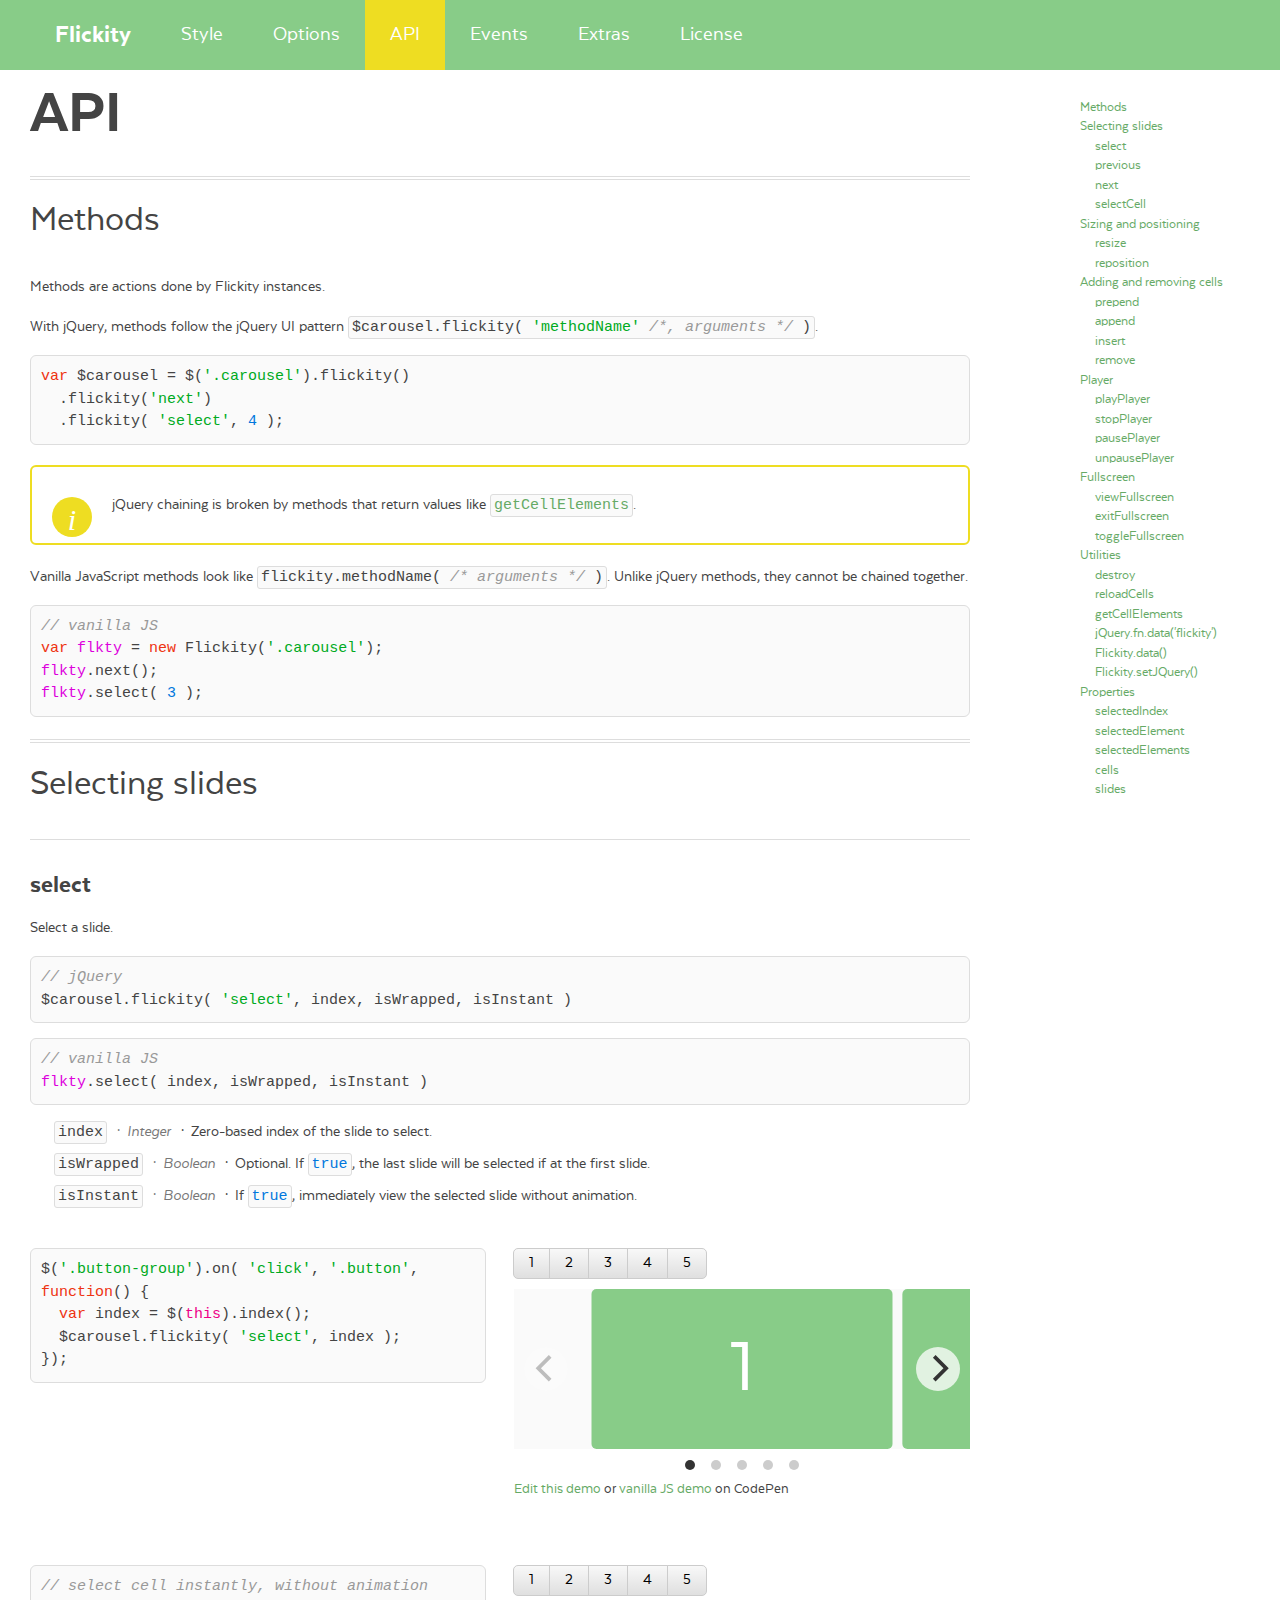
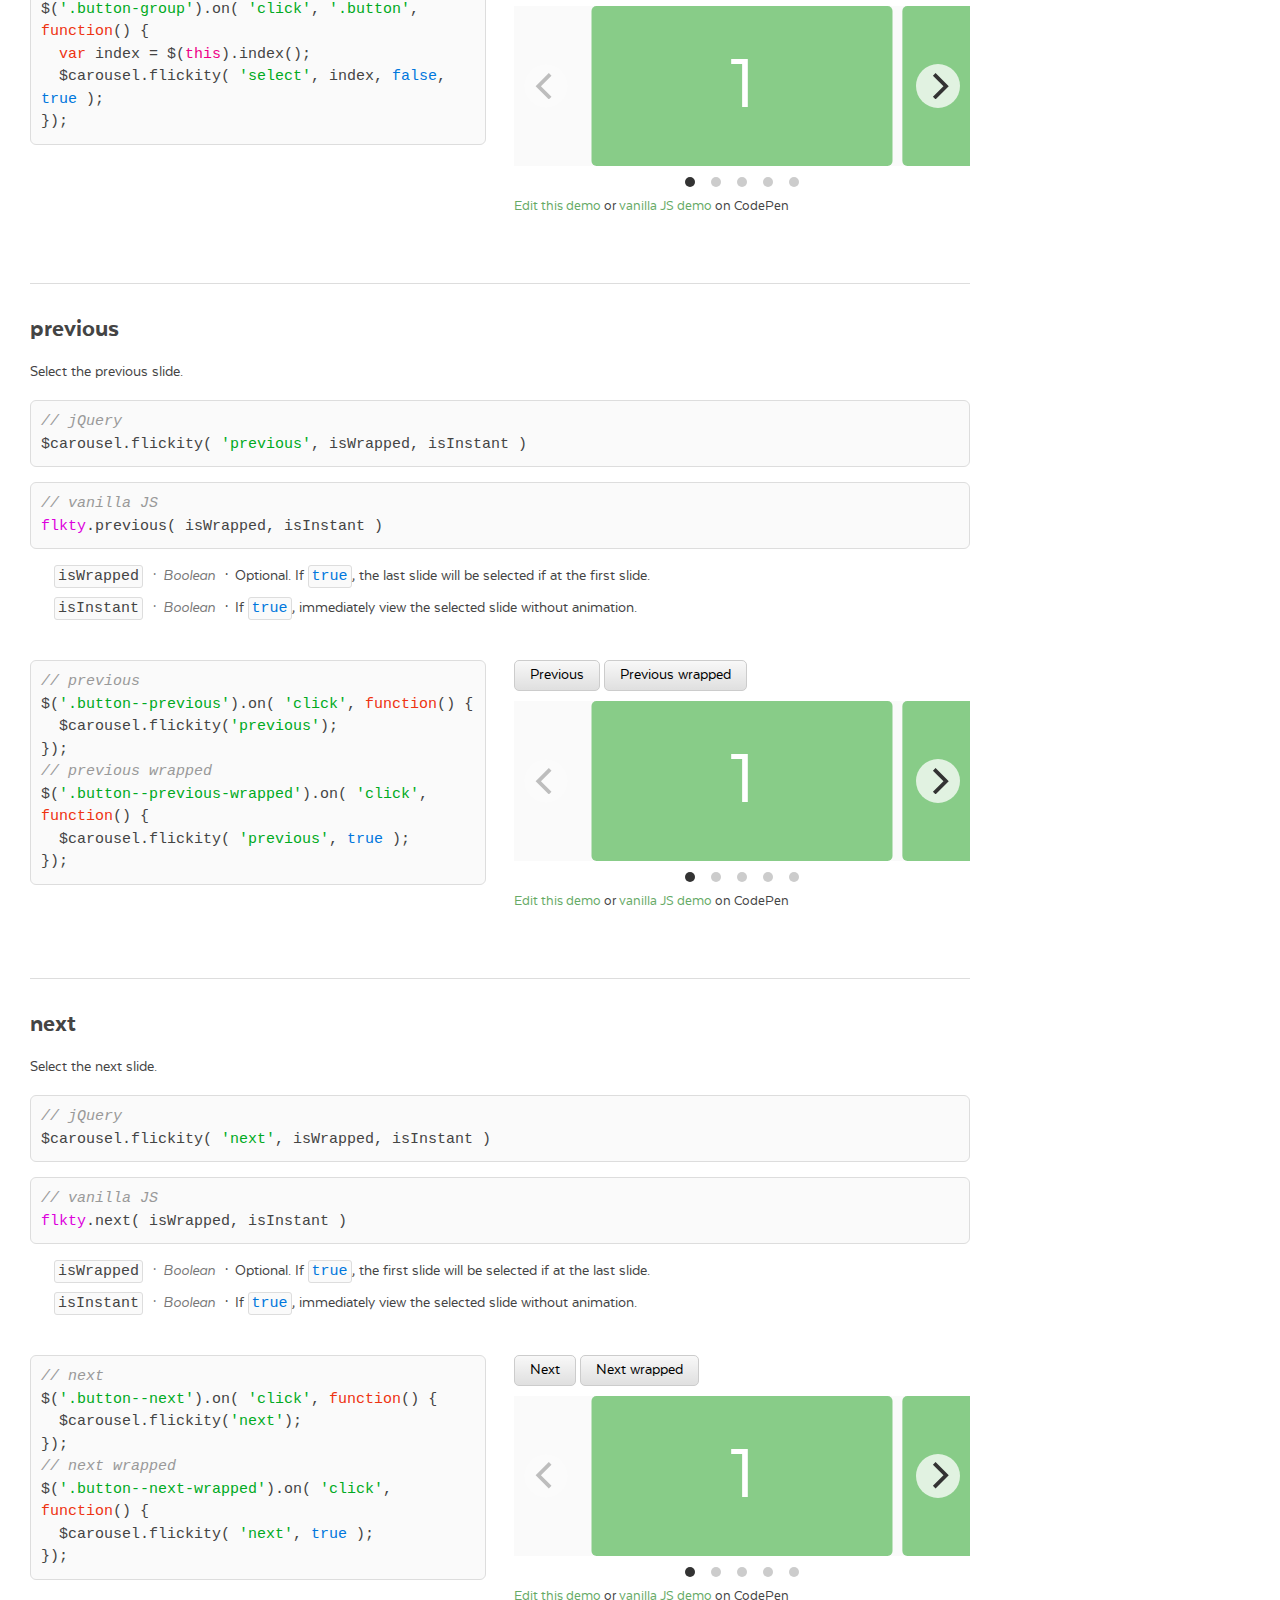
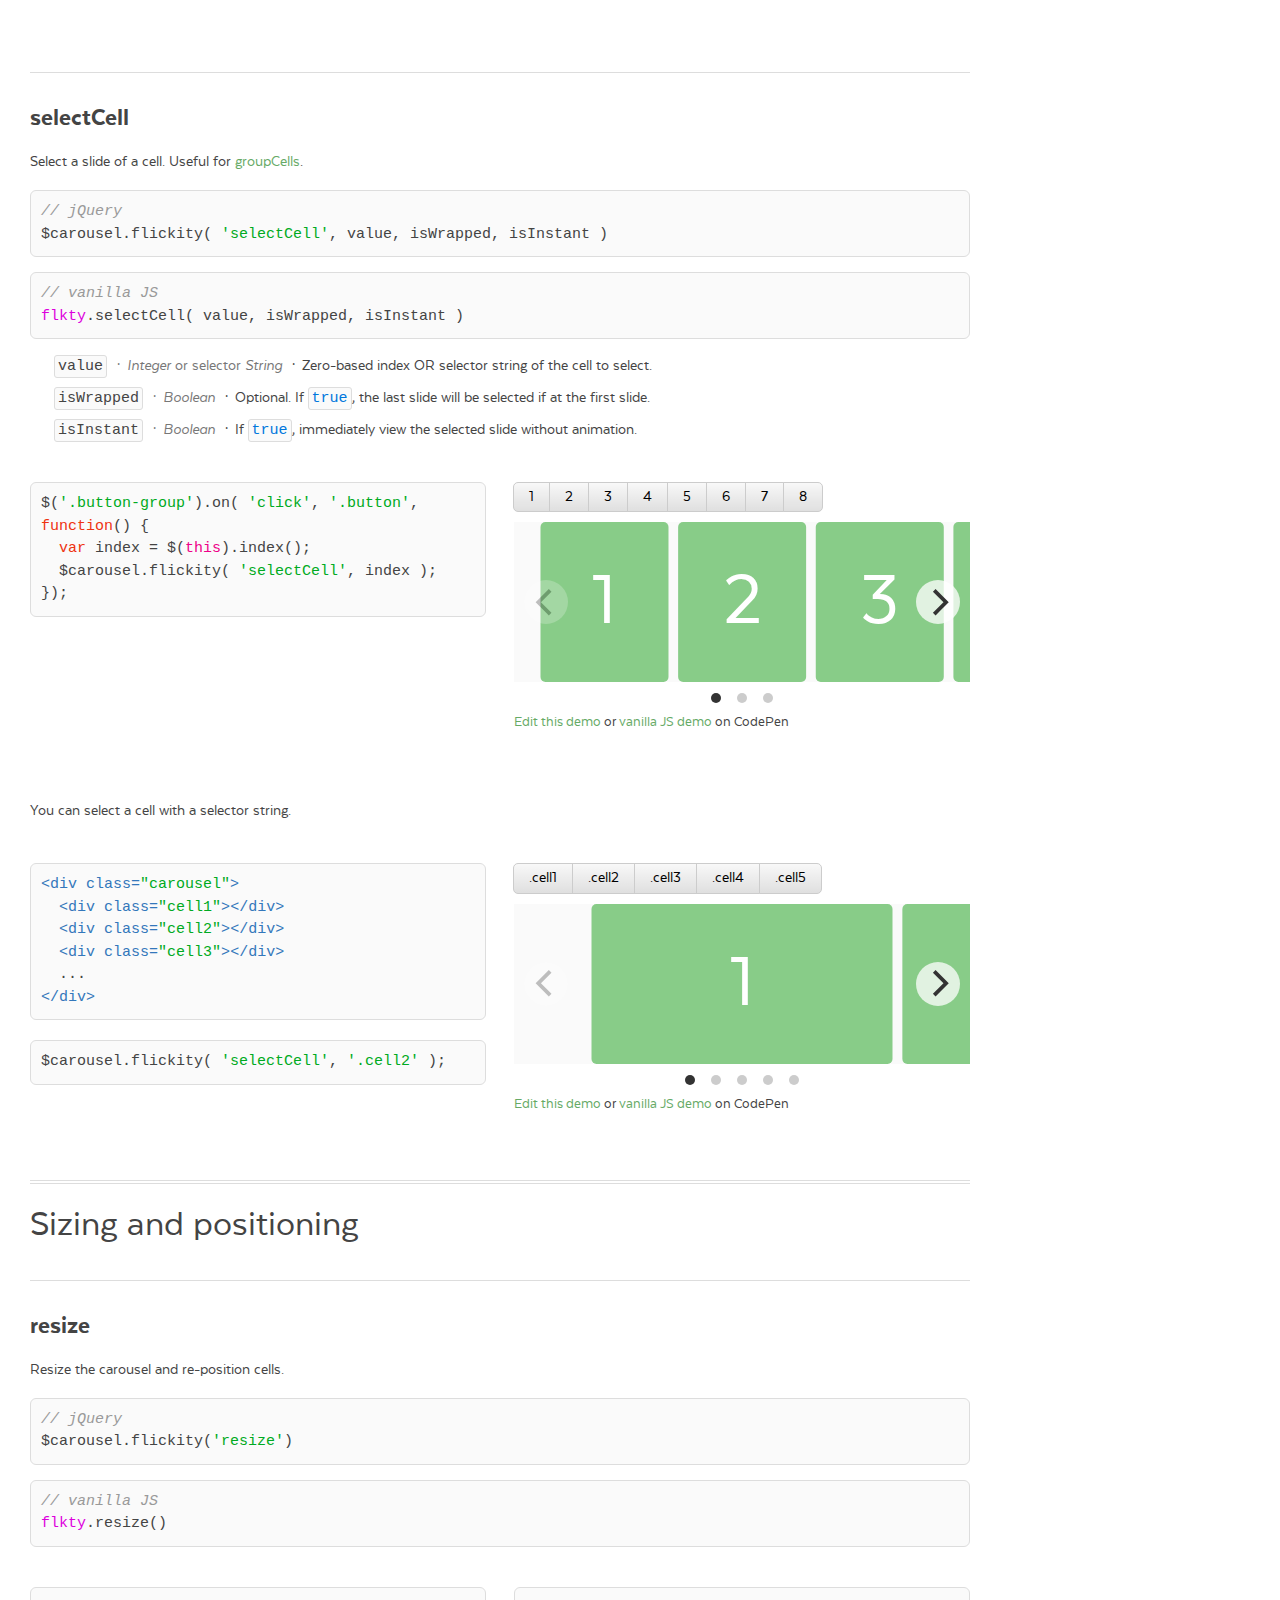
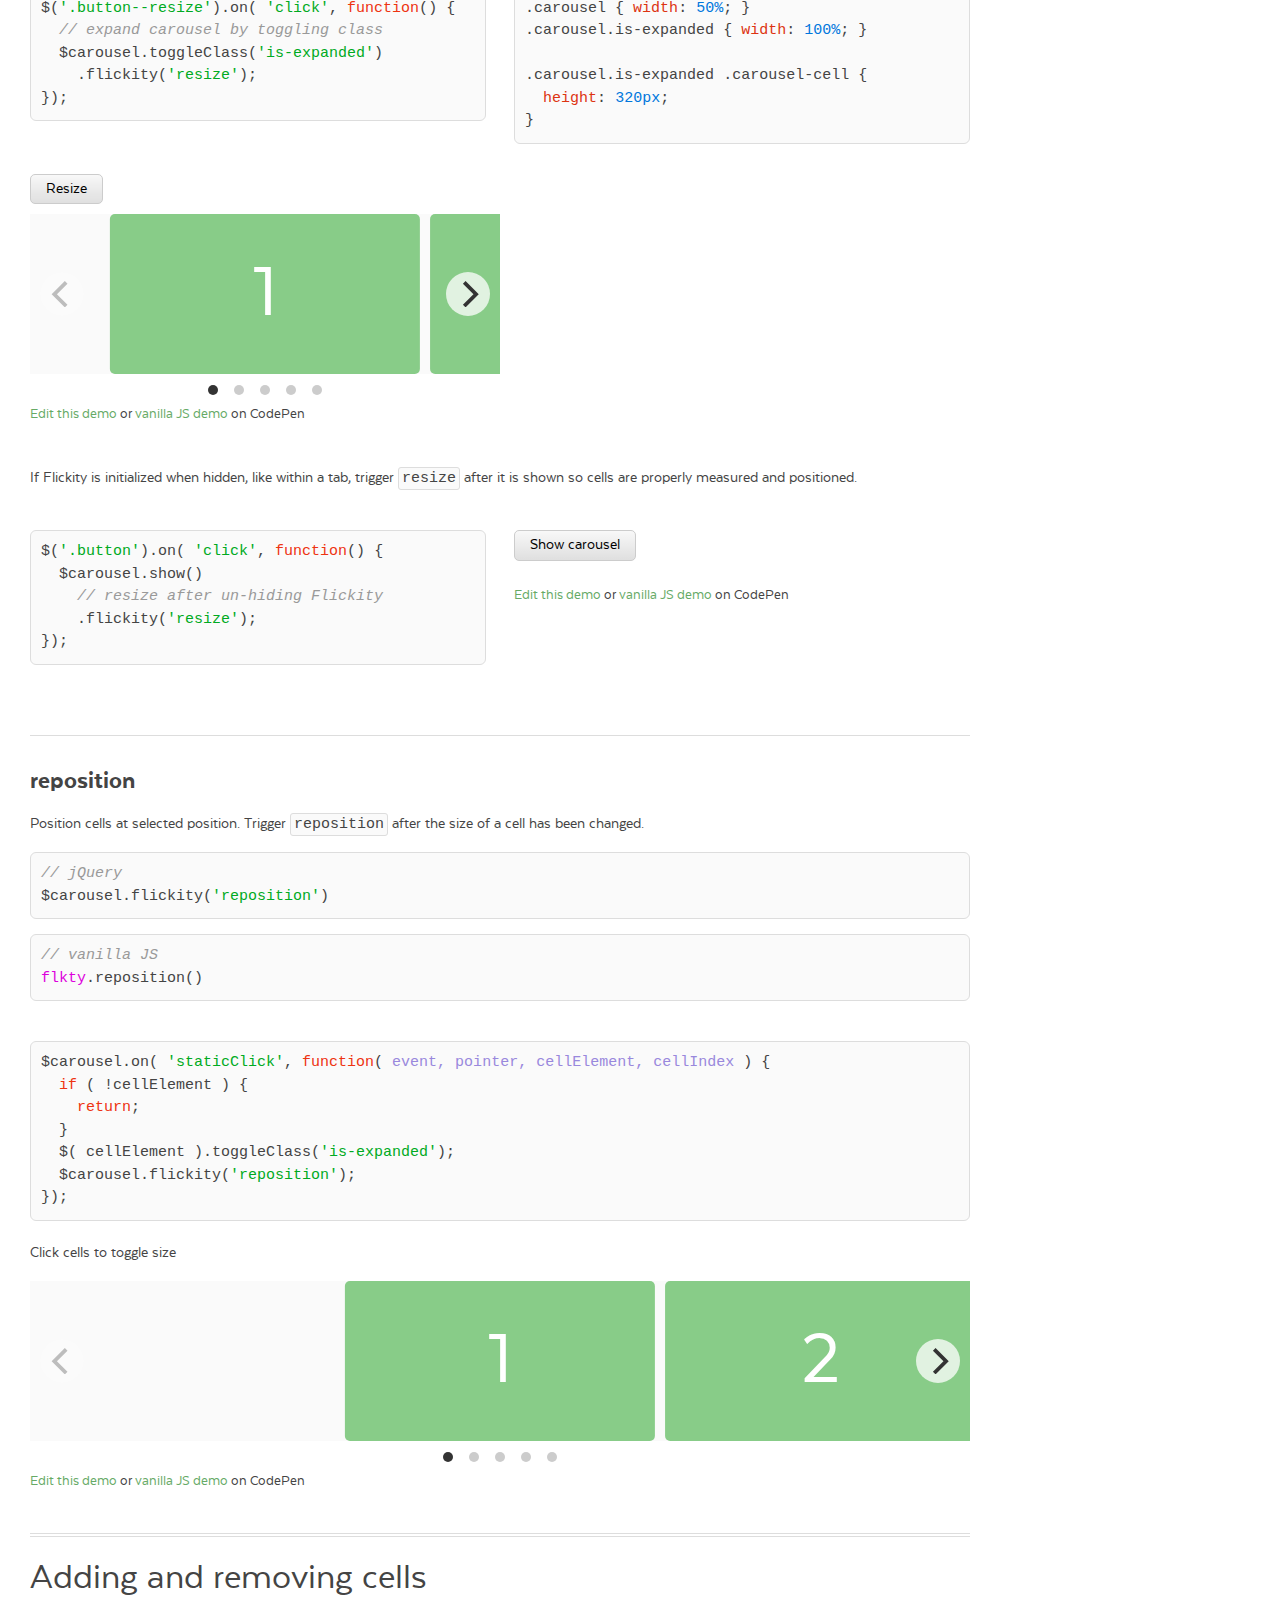
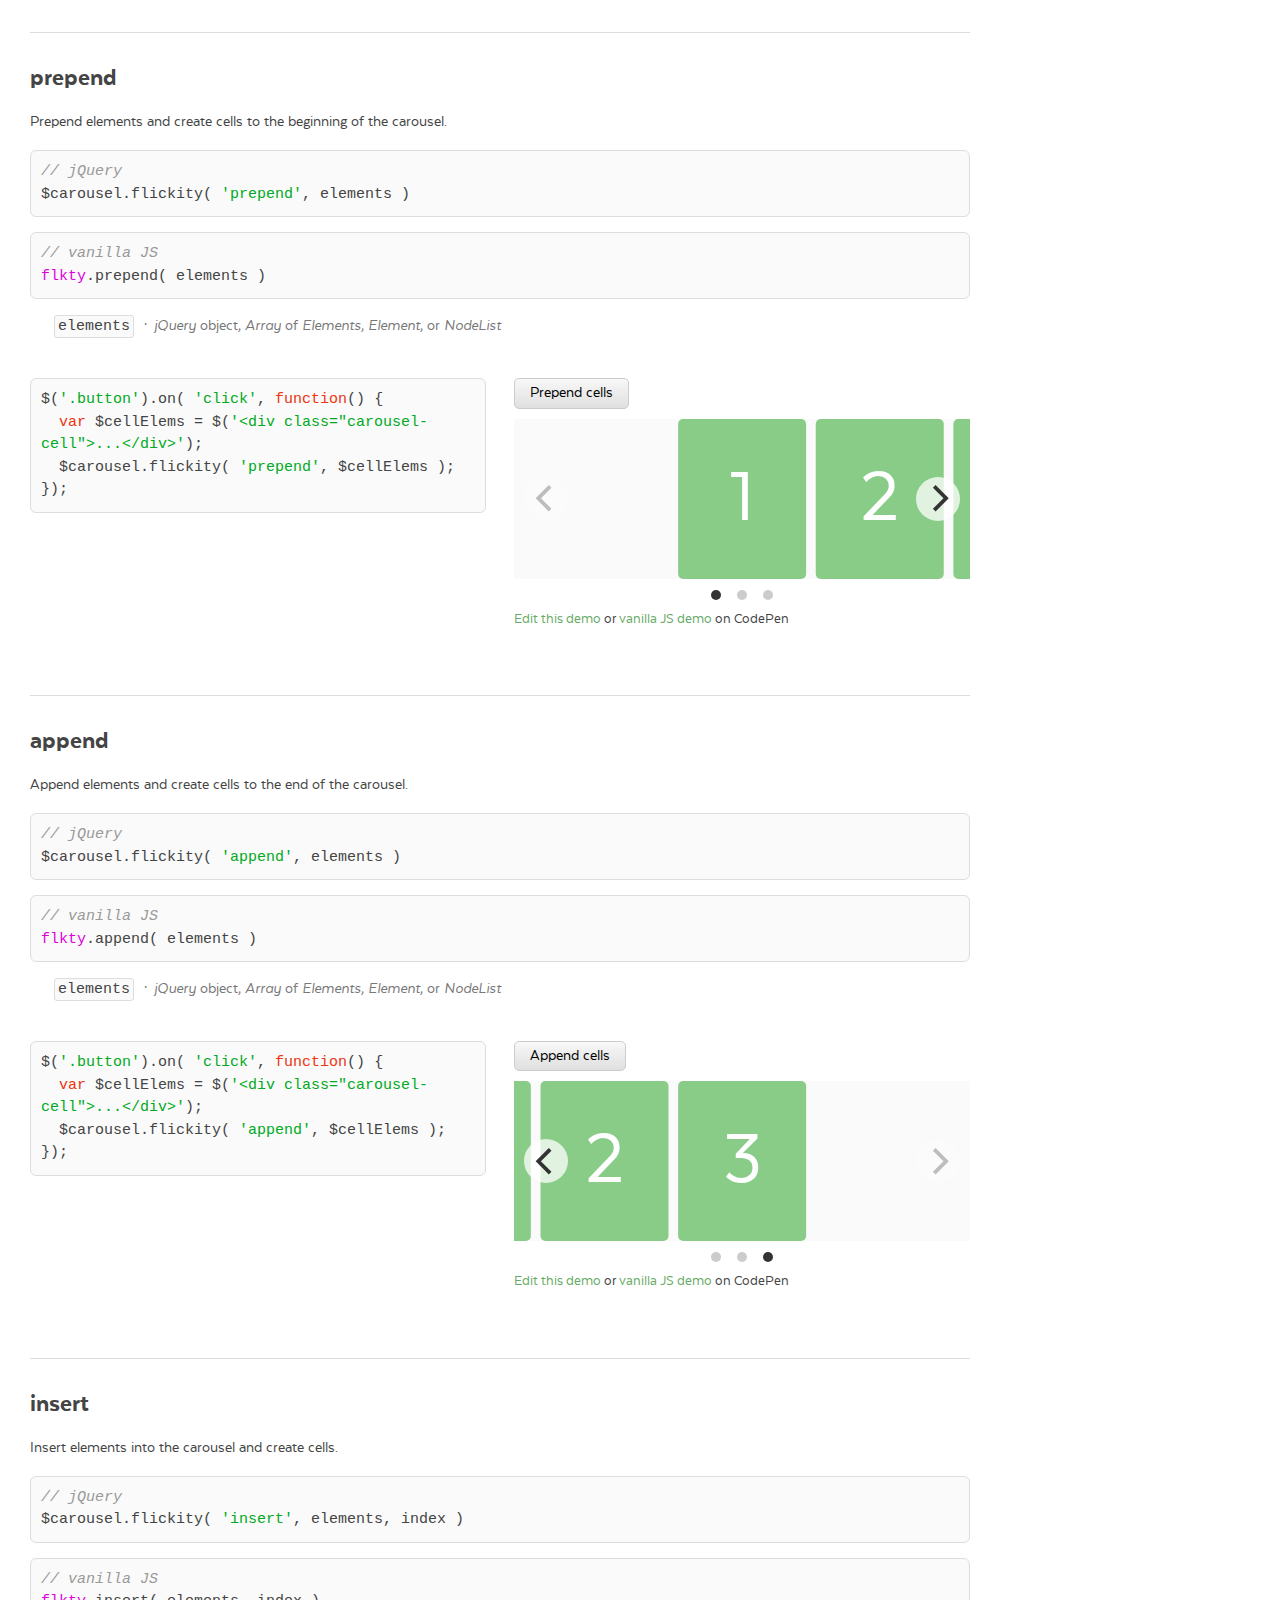
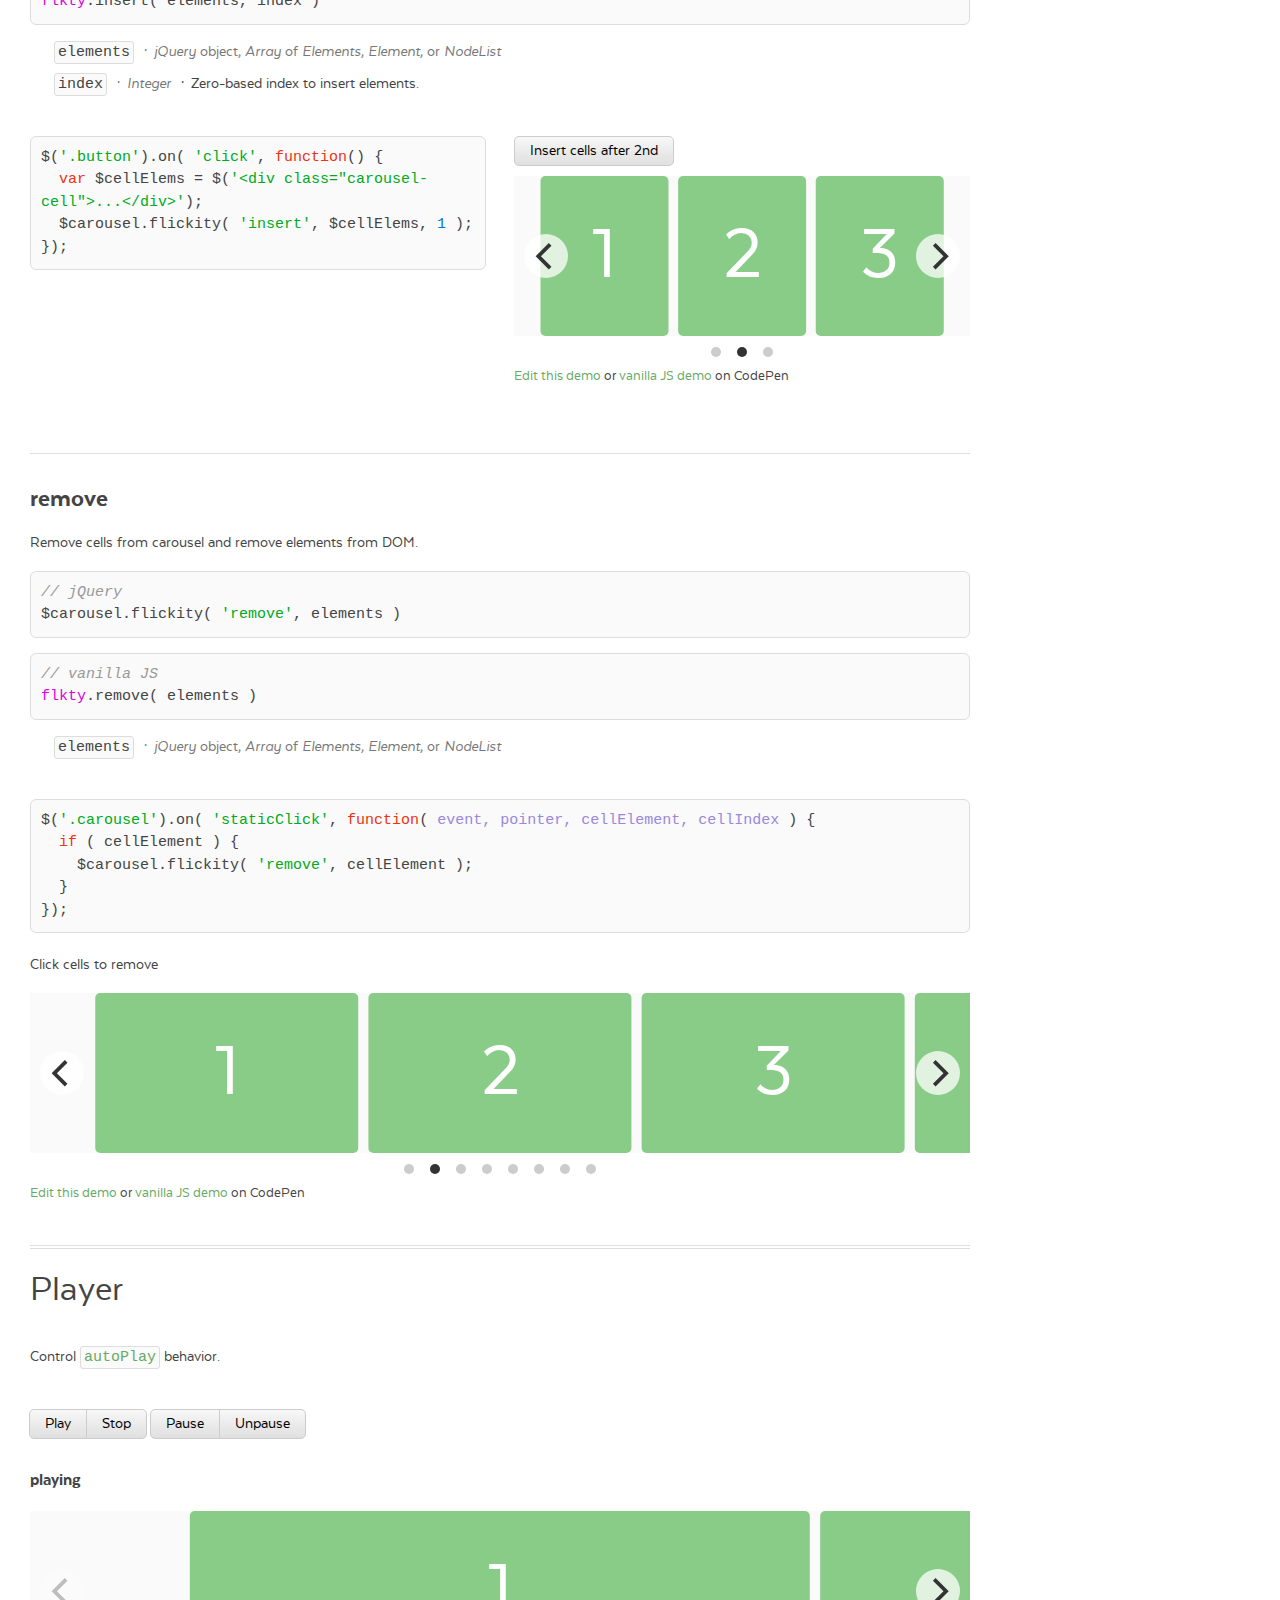
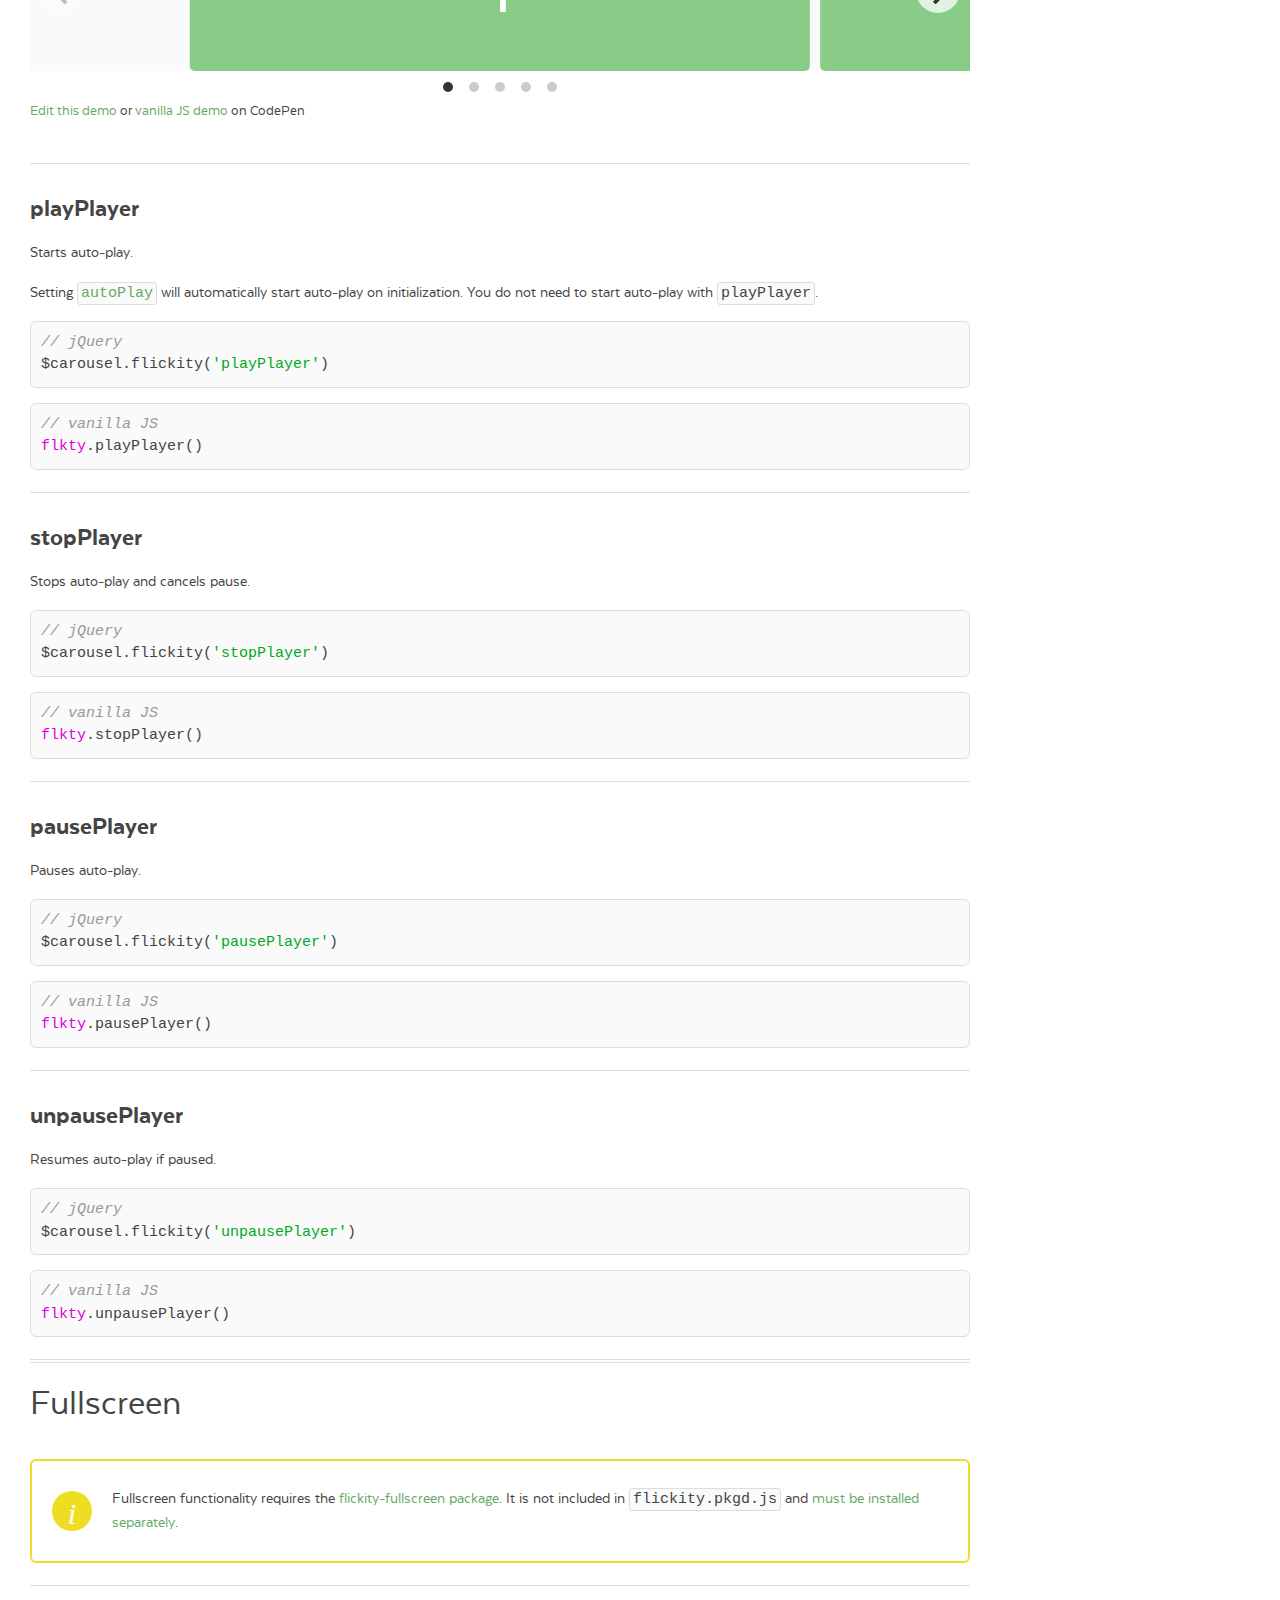
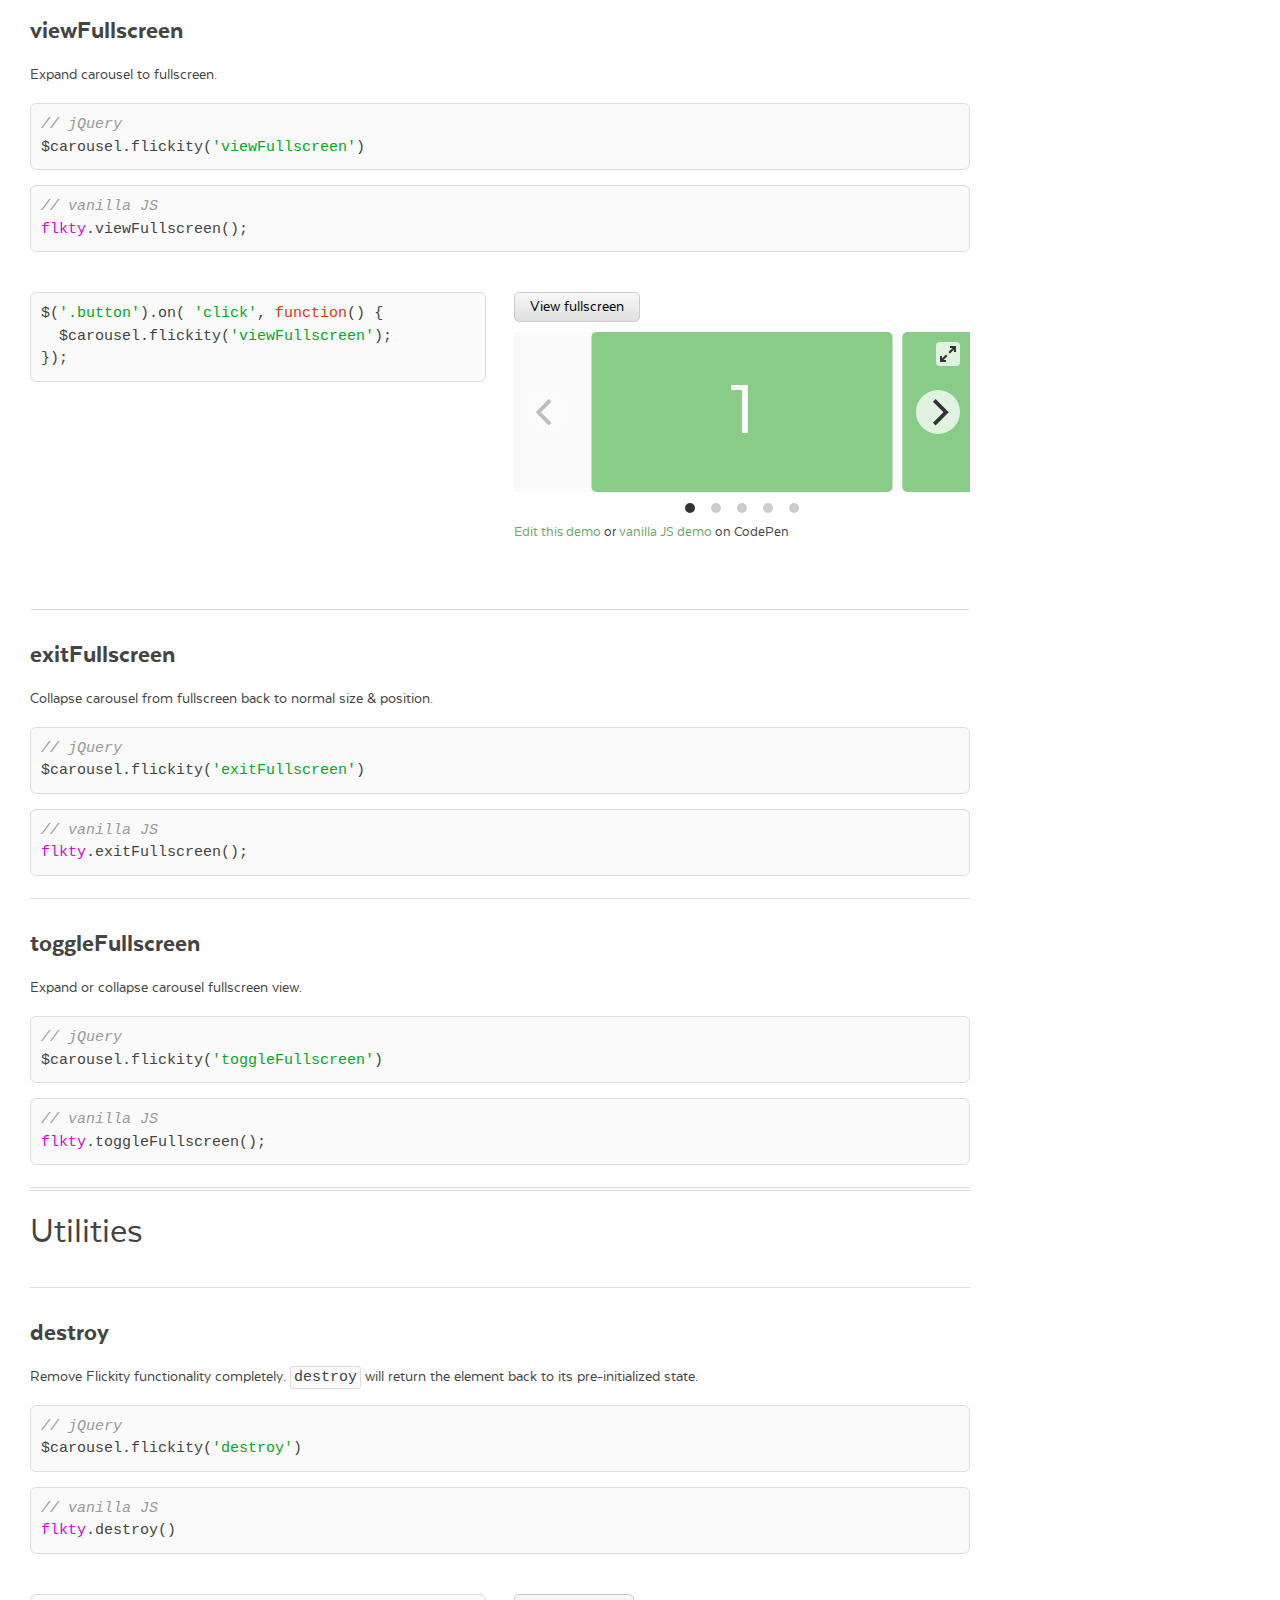
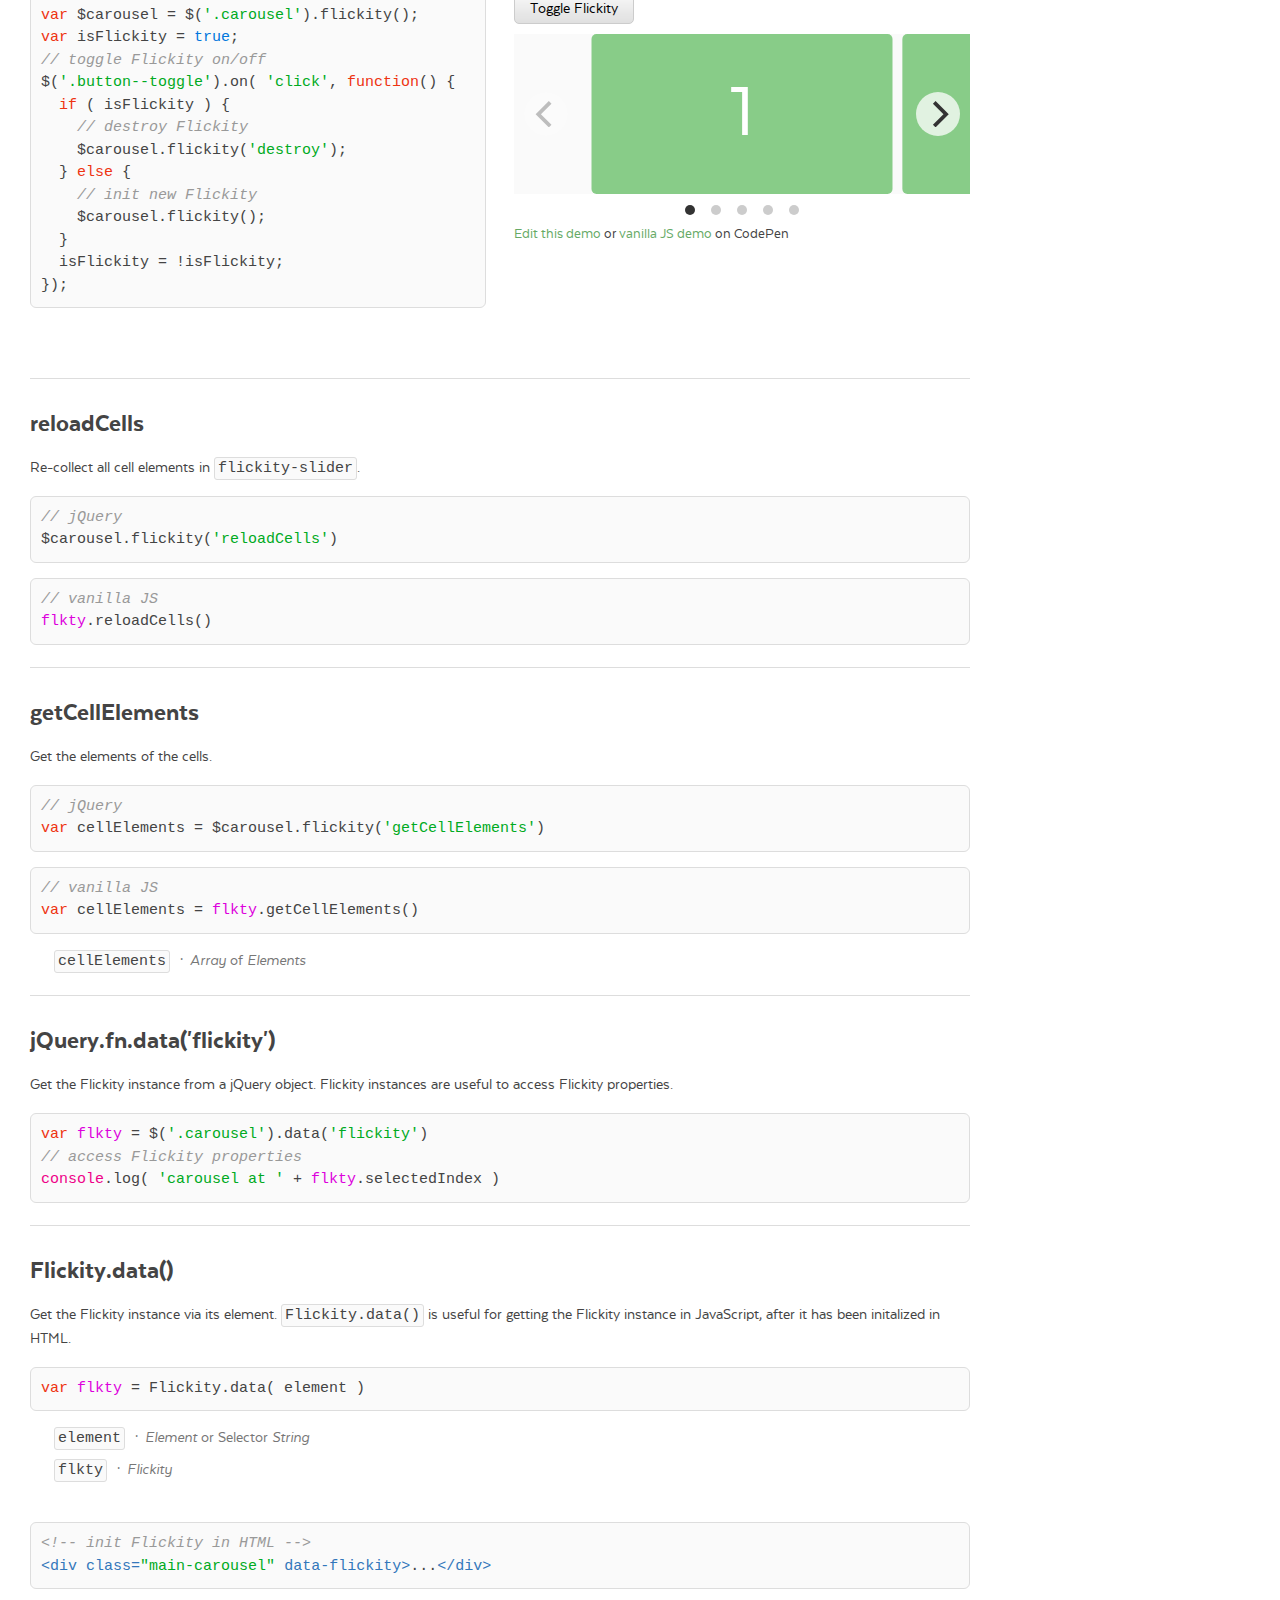
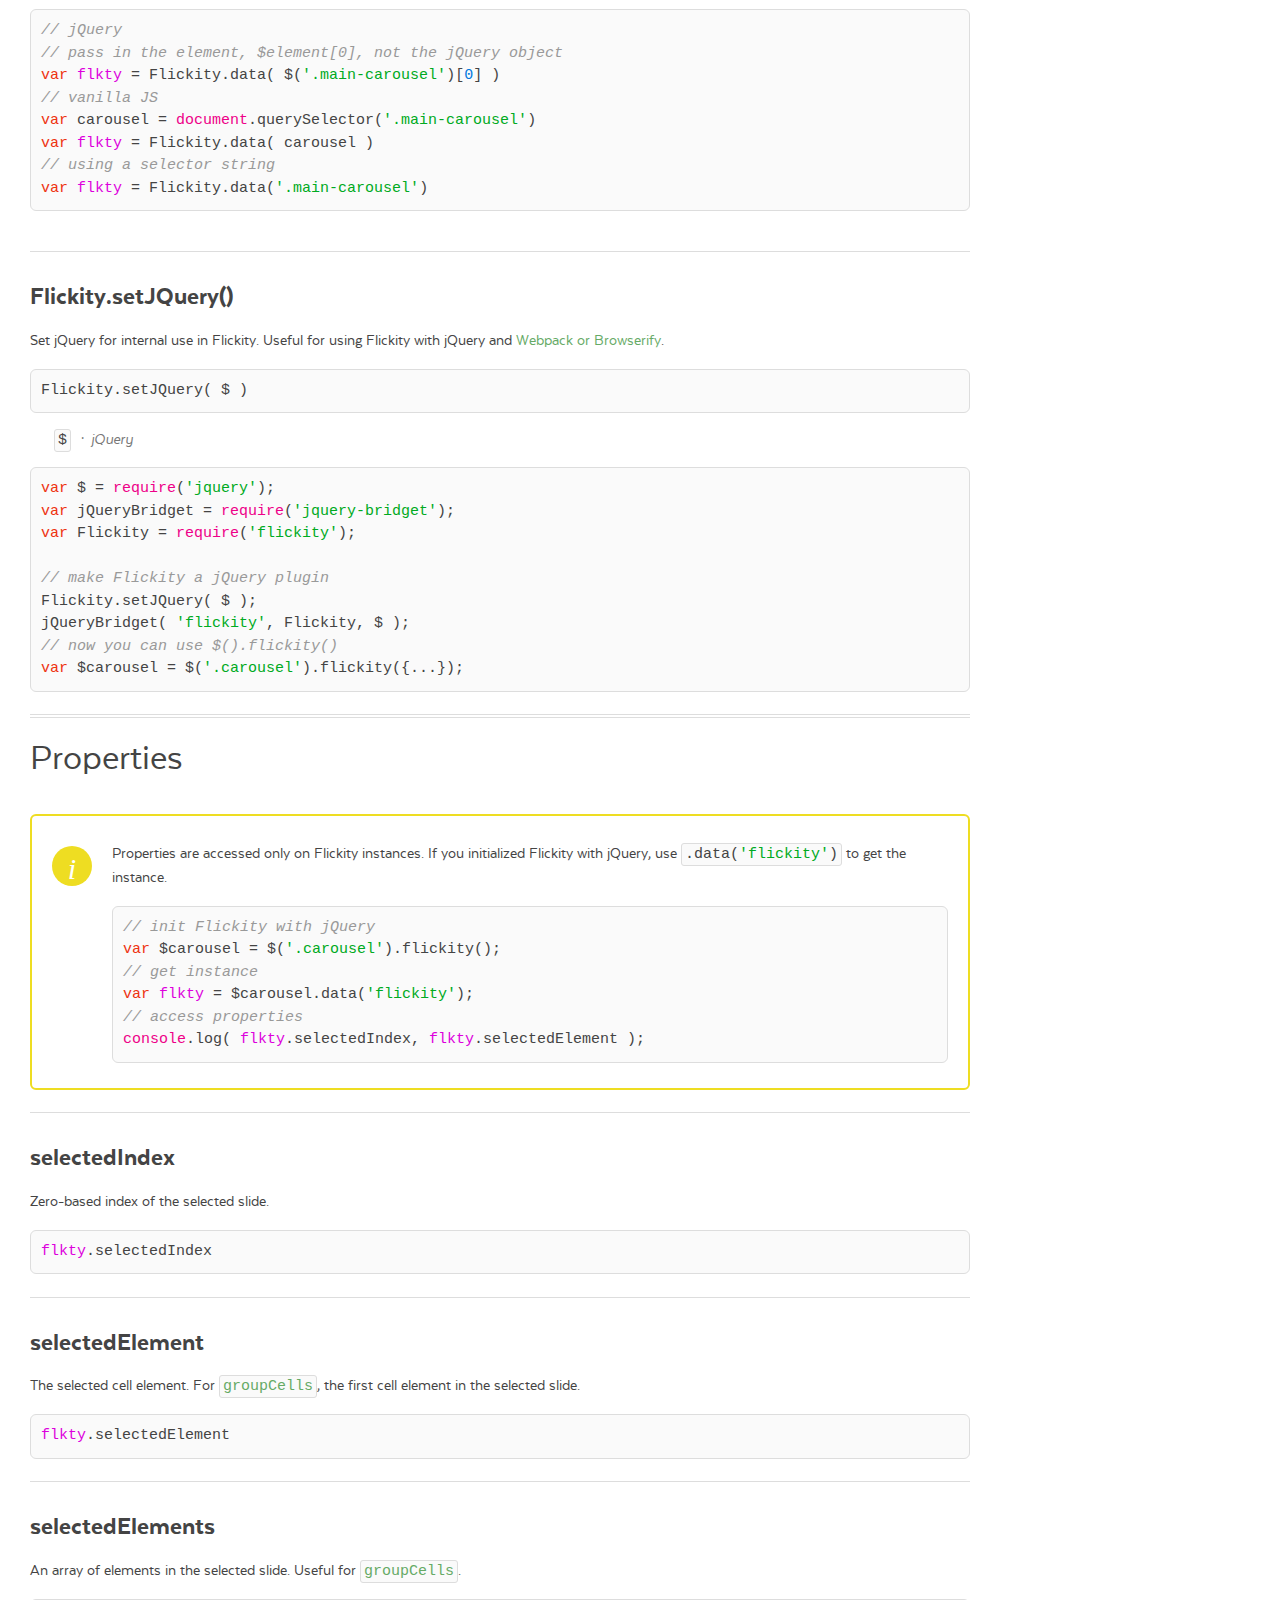
<file: flickity-docs/docs/api.html>
<!DOCTYPE html><html lang="en" class="export"><head>
  <meta charset="utf-8">
  <meta name="description" content="Touch, responsive, flickable carousels">
  <meta name="viewport" content="width=device-width">

  <title>Flickity · API</title>

    <link rel="stylesheet" href="css/flickity-docs.css?6" media="screen">

  <meta name="twitter:card" content="summary">
  <meta name="twitter:site" content="@metafizzyco">
  <meta name="twitter:url" content="https://flickity.metafizzy.co/api.html">
  <meta name="twitter:title" content="Flickity API">
  <meta name="twitter:description" content="Touch, responsive, flickable carousels">

</head>
<body class="page--api">


<nav class="site-nav">
  <div class="container">
    <ul class="site-nav__list">
      <li class="site-nav__item site-nav__item--homepage"><a href=".">Flickity</a></li>
      <li class="site-nav__item site-nav__item--style"><a href="style.html">Style</a></li>
      <li class="site-nav__item site-nav__item--options"><a href="options.html">Options</a></li>
      <li class="site-nav__item site-nav__item--api"><a href="api.html">API</a></li>
      <li class="site-nav__item site-nav__item--events"><a href="events.html">Events</a></li>
      <li class="site-nav__item site-nav__item--extras"><a href="extras.html">Extras</a></li>
      <li class="site-nav__item site-nav__item--license"><a href="license.html">License</a></li>
    </ul>
  </div>
</nav>


<div class="main">
  <div class="container">
      <h1 class="page-title">API</h1>


    <ul class="page-nav" data-js="page-nav">
<li class="page-nav__item page-nav__item--h2"><a href="#methods">Methods</a></li>
<li class="page-nav__item page-nav__item--h2"><a href="#selecting-slides">Selecting slides</a></li>
<li class="page-nav__item page-nav__item--h3"><a href="#select">select</a></li>
<li class="page-nav__item page-nav__item--h3"><a href="#previous">previous</a></li>
<li class="page-nav__item page-nav__item--h3"><a href="#next">next</a></li>
<li class="page-nav__item page-nav__item--h3"><a href="#selectcell">selectCell</a></li>
<li class="page-nav__item page-nav__item--h2"><a href="#sizing-and-positioning">Sizing and positioning</a></li>
<li class="page-nav__item page-nav__item--h3"><a href="#resize">resize</a></li>
<li class="page-nav__item page-nav__item--h3"><a href="#reposition">reposition</a></li>
<li class="page-nav__item page-nav__item--h2"><a href="#adding-and-removing-cells">Adding and removing cells</a></li>
<li class="page-nav__item page-nav__item--h3"><a href="#prepend">prepend</a></li>
<li class="page-nav__item page-nav__item--h3"><a href="#append">append</a></li>
<li class="page-nav__item page-nav__item--h3"><a href="#insert">insert</a></li>
<li class="page-nav__item page-nav__item--h3"><a href="#remove">remove</a></li>
<li class="page-nav__item page-nav__item--h2"><a href="#player">Player</a></li>
<li class="page-nav__item page-nav__item--h3"><a href="#playplayer">playPlayer</a></li>
<li class="page-nav__item page-nav__item--h3"><a href="#stopplayer">stopPlayer</a></li>
<li class="page-nav__item page-nav__item--h3"><a href="#pauseplayer">pausePlayer</a></li>
<li class="page-nav__item page-nav__item--h3"><a href="#unpauseplayer">unpausePlayer</a></li>
<li class="page-nav__item page-nav__item--h2"><a href="#fullscreen">Fullscreen</a></li>
<li class="page-nav__item page-nav__item--h3"><a href="#viewfullscreen">viewFullscreen</a></li>
<li class="page-nav__item page-nav__item--h3"><a href="#exitfullscreen">exitFullscreen</a></li>
<li class="page-nav__item page-nav__item--h3"><a href="#togglefullscreen">toggleFullscreen</a></li>
<li class="page-nav__item page-nav__item--h2"><a href="#utilities">Utilities</a></li>
<li class="page-nav__item page-nav__item--h3"><a href="#destroy">destroy</a></li>
<li class="page-nav__item page-nav__item--h3"><a href="#reloadcells">reloadCells</a></li>
<li class="page-nav__item page-nav__item--h3"><a href="#getcellelements">getCellElements</a></li>
<li class="page-nav__item page-nav__item--h3"><a href="#jquery-fn-data-flickity">jQuery.fn.data('flickity')</a></li>
<li class="page-nav__item page-nav__item--h3"><a href="#flickity-data">Flickity.data()</a></li>
<li class="page-nav__item page-nav__item--h3"><a href="#flickity-setjquery">Flickity.setJQuery()</a></li>
<li class="page-nav__item page-nav__item--h2"><a href="#properties">Properties</a></li>
<li class="page-nav__item page-nav__item--h3"><a href="#selectedindex">selectedIndex</a></li>
<li class="page-nav__item page-nav__item--h3"><a href="#selectedelement">selectedElement</a></li>
<li class="page-nav__item page-nav__item--h3"><a href="#selectedelements">selectedElements</a></li>
<li class="page-nav__item page-nav__item--h3"><a href="#cells">cells</a></li>
<li class="page-nav__item page-nav__item--h3"><a href="#slides">slides</a></li>
</ul>


<h2 id="methods">Methods</h2>

<p>Methods are actions done by Flickity instances.</p>

<p>With jQuery, methods follow the jQuery UI pattern
  <code>$carousel.flickity( <span class="string">'methodName'</span> <span class="comment">/*, arguments */</span> )</code>.</p>

<pre><code class="js"><span class="keyword">var</span> $carousel = $(<span class="string">'.carousel'</span>).flickity()
  .flickity(<span class="string">'next'</span>)
  .flickity( <span class="string">'select'</span>, <span class="number">4</span> );
</code></pre>

<div class="call-out">
  <p>jQuery chaining is broken by methods that return values like <a href="#getcellelements"><code>getCellElements</code></a>.</p>
</div>

<p>Vanilla JavaScript methods look like
  <code>flickity.methodName( <span class="comment">/* arguments */</span> )</code>. Unlike jQuery methods, they cannot be chained together.</p>

<pre><code class="js"><span class="comment">// vanilla JS</span>
<span class="keyword">var</span> <span class="flickity_var">flkty</span> = <span class="keyword">new</span> <span class="flickity_keyword">Flickity</span>(<span class="string">'.carousel'</span>);
<span class="flickity_var">flkty</span>.next();
<span class="flickity_var">flkty</span>.select( <span class="number">3</span> );
</code></pre>

<h2 id="selecting-slides">Selecting slides</h2>

<h3 id="select">select</h3>

<p>Select a slide.</p>

<pre><code class="js"><span class="comment">// jQuery</span>
$carousel.flickity( <span class="string">'select'</span>, index, isWrapped, isInstant )
</code></pre>
<pre><code class="js"><span class="comment">// vanilla JS</span>
<span class="flickity_var">flkty</span>.select( index, isWrapped, isInstant )
</code></pre>

<p class="argument">
  <code class="argument__code">index</code>
  <span class="argument__type"><i>Integer</i></span>
  <span class="argument__description">Zero-based index of the slide to select.</span>
</p>
<p class="argument">
  <code class="argument__code">isWrapped</code>
  <span class="argument__type"><i>Boolean</i></span>
  <span class="argument__description">Optional. If <code><span class="literal">true</span></code>, the last slide will be selected if at the first slide.</span>
</p>
<p class="argument">
  <code class="argument__code">isInstant</code>
  <span class="argument__type"><i>Boolean</i></span>
  <span class="argument__description">If <code><span class="literal">true</span></code>, immediately view the selected slide without animation.</span>
</p>

<div class="example duo">
  <div class="example__code duo__cell">
<pre><code class="js">$(<span class="string">'.button-group'</span>).on( <span class="string">'click'</span>, <span class="string">'.button'</span>, <span class="function"><span class="keyword">function</span>(<span class="params"></span>) </span>{
  <span class="keyword">var</span> index = $(<span class="built_in">this</span>).index();
  $carousel.flickity( <span class="string">'select'</span>, index );
});
</code></pre>
  </div>
  <div class="example__demo duo__cell" data-js="select">
    <div class="button-row button-group">
      <button class="button">1</button>
      <button class="button">2</button>
      <button class="button">3</button>
      <button class="button">4</button>
      <button class="button">5</button>
    </div>
    <div class="carousel">
      <div class="carousel-cell"></div>
      <div class="carousel-cell"></div>
      <div class="carousel-cell"></div>
      <div class="carousel-cell"></div>
      <div class="carousel-cell"></div>
    </div>
    <p class="edit-demo">
        <a href="https://codepen.io/desandro/pen/yyvYeN">Edit this demo</a>
        or <a href="https://codepen.io/desandro/pen/ByYoKM">vanilla JS demo</a> on CodePen
    </p>
  </div>
</div>

<div class="example duo">
  <div class="example__code duo__cell">
<pre><code class="js"><span class="comment">// select cell instantly, without animation</span>
$(<span class="string">'.button-group'</span>).on( <span class="string">'click'</span>, <span class="string">'.button'</span>, <span class="function"><span class="keyword">function</span>(<span class="params"></span>) </span>{
  <span class="keyword">var</span> index = $(<span class="built_in">this</span>).index();
  $carousel.flickity( <span class="string">'select'</span>, index, <span class="literal">false</span>, <span class="literal">true</span> );
});
</code></pre>
  </div>
  <div class="example__demo duo__cell" data-js="select-instant">
    <div class="button-row button-group">
      <button class="button">1</button>
      <button class="button">2</button>
      <button class="button">3</button>
      <button class="button">4</button>
      <button class="button">5</button>
    </div>
    <div class="carousel">
      <div class="carousel-cell"></div>
      <div class="carousel-cell"></div>
      <div class="carousel-cell"></div>
      <div class="carousel-cell"></div>
      <div class="carousel-cell"></div>
    </div>
    <p class="edit-demo">
        <a href="https://codepen.io/desandro/pen/pggQeL">Edit this demo</a>
        or <a href="https://codepen.io/desandro/pen/OMMamp">vanilla JS demo</a> on CodePen
    </p>
  </div>
</div>


<h3 id="previous">previous</h3>

<p>Select the previous slide.</p>

<pre><code class="js"><span class="comment">// jQuery</span>
$carousel.flickity( <span class="string">'previous'</span>, isWrapped, isInstant )
</code></pre>
<pre><code class="js"><span class="comment">// vanilla JS</span>
<span class="flickity_var">flkty</span>.previous( isWrapped, isInstant )
</code></pre>

<p class="argument">
  <code class="argument__code">isWrapped</code>
  <span class="argument__type"><i>Boolean</i></span>
  <span class="argument__description">Optional. If <code><span class="literal">true</span></code>, the last slide will be selected if at the first slide.</span>
</p>
<p class="argument">
  <code class="argument__code">isInstant</code>
  <span class="argument__type"><i>Boolean</i></span>
  <span class="argument__description">If <code><span class="literal">true</span></code>, immediately view the selected slide without animation.</span>
</p>

<div class="example duo">
  <div class="example__code duo__cell">
<pre><code class="js"><span class="comment">// previous</span>
$(<span class="string">'.button--previous'</span>).on( <span class="string">'click'</span>, <span class="function"><span class="keyword">function</span>(<span class="params"></span>) </span>{
  $carousel.flickity(<span class="string">'previous'</span>);
});
<span class="comment">// previous wrapped</span>
$(<span class="string">'.button--previous-wrapped'</span>).on( <span class="string">'click'</span>, <span class="function"><span class="keyword">function</span>(<span class="params"></span>) </span>{
  $carousel.flickity( <span class="string">'previous'</span>, <span class="literal">true</span> );
});
</code></pre>
  </div>
  <div class="example__demo duo__cell" data-js="previous">
    <div class="button-row">
      <button class="button button--previous">Previous</button>
      <button class="button button--previous-wrapped">Previous wrapped</button>
    </div>
    <div class="carousel">
      <div class="carousel-cell"></div>
      <div class="carousel-cell"></div>
      <div class="carousel-cell"></div>
      <div class="carousel-cell"></div>
      <div class="carousel-cell"></div>
    </div>
    <p class="edit-demo">
        <a href="https://codepen.io/desandro/pen/emVpdz">Edit this demo</a>
        or <a href="https://codepen.io/desandro/pen/PwQPGX">vanilla JS demo</a> on CodePen
    </p>
  </div>
</div>


<h3 id="next">next</h3>

<p>Select the next slide.</p>

<pre><code class="js"><span class="comment">// jQuery</span>
$carousel.flickity( <span class="string">'next'</span>, isWrapped, isInstant )
</code></pre>
<pre><code class="js"><span class="comment">// vanilla JS</span>
<span class="flickity_var">flkty</span>.next( isWrapped, isInstant )
</code></pre>

<p class="argument">
  <code class="argument__code">isWrapped</code>
  <span class="argument__type"><i>Boolean</i></span>
  <span class="argument__description">Optional. If <code><span class="literal">true</span></code>, the first slide will be selected if at the last slide.</span>
</p>
<p class="argument">
  <code class="argument__code">isInstant</code>
  <span class="argument__type"><i>Boolean</i></span>
  <span class="argument__description">If <code><span class="literal">true</span></code>, immediately view the selected slide without animation.</span>
</p>

<div class="example duo">
  <div class="example__code duo__cell">
<pre><code class="js"><span class="comment">// next</span>
$(<span class="string">'.button--next'</span>).on( <span class="string">'click'</span>, <span class="function"><span class="keyword">function</span>(<span class="params"></span>) </span>{
  $carousel.flickity(<span class="string">'next'</span>);
});
<span class="comment">// next wrapped</span>
$(<span class="string">'.button--next-wrapped'</span>).on( <span class="string">'click'</span>, <span class="function"><span class="keyword">function</span>(<span class="params"></span>) </span>{
  $carousel.flickity( <span class="string">'next'</span>, <span class="literal">true</span> );
});
</code></pre>
  </div>
  <div class="example__demo duo__cell" data-js="next">
    <div class="button-row">
      <button class="button button--next">Next</button>
      <button class="button button--next-wrapped">Next wrapped</button>
    </div>
    <div class="carousel">
      <div class="carousel-cell"></div>
      <div class="carousel-cell"></div>
      <div class="carousel-cell"></div>
      <div class="carousel-cell"></div>
      <div class="carousel-cell"></div>
    </div>
    <p class="edit-demo">
        <a href="https://codepen.io/desandro/pen/JopYby">Edit this demo</a>
        or <a href="https://codepen.io/desandro/pen/gbvaLQ">vanilla JS demo</a> on CodePen
    </p>
  </div>
</div>


<h3 id="selectcell">selectCell</h3>

<p>Select a slide of a cell. Useful for <a href="options.html#groupcells">groupCells</a>.</p>

<pre><code class="js"><span class="comment">// jQuery</span>
$carousel.flickity( <span class="string">'selectCell'</span>, value, isWrapped, isInstant )
</code></pre>
<pre><code class="js"><span class="comment">// vanilla JS</span>
<span class="flickity_var">flkty</span>.selectCell( value, isWrapped, isInstant )
</code></pre>

<p class="argument">
  <code class="argument__code">value</code>
  <span class="argument__type"><i>Integer</i> or selector <i>String</i></span>
  <span class="argument__description">Zero-based index OR selector string of the cell to select.</span>
</p>
<p class="argument">
  <code class="argument__code">isWrapped</code>
  <span class="argument__type"><i>Boolean</i></span>
  <span class="argument__description">Optional. If <code><span class="literal">true</span></code>, the last slide will be selected if at the first slide.</span>
</p>
<p class="argument">
  <code class="argument__code">isInstant</code>
  <span class="argument__type"><i>Boolean</i></span>
  <span class="argument__description">If <code><span class="literal">true</span></code>, immediately view the selected slide without animation.</span>
</p>

<div class="example duo">
  <div class="example__code duo__cell">
<pre><code class="js">$(<span class="string">'.button-group'</span>).on( <span class="string">'click'</span>, <span class="string">'.button'</span>, <span class="function"><span class="keyword">function</span>(<span class="params"></span>) </span>{
  <span class="keyword">var</span> index = $(<span class="built_in">this</span>).index();
  $carousel.flickity( <span class="string">'selectCell'</span>, index );
});
</code></pre>
  </div>
  <div class="example__demo duo__cell" data-js="select-cell">
    <div class="button-row button-group">
      <button class="button">1</button>
      <button class="button">2</button>
      <button class="button">3</button>
      <button class="button">4</button>
      <button class="button">5</button>
      <button class="button">6</button>
      <button class="button">7</button>
      <button class="button">8</button>
    </div>
    <div class="carousel carousel--show-several">
      <div class="carousel-cell"></div>
      <div class="carousel-cell"></div>
      <div class="carousel-cell"></div>
      <div class="carousel-cell"></div>
      <div class="carousel-cell"></div>
      <div class="carousel-cell"></div>
      <div class="carousel-cell"></div>
      <div class="carousel-cell"></div>
    </div>
    <p class="edit-demo">
        <a href="https://codepen.io/desandro/pen/KrXgyZ">Edit this demo</a>
        or <a href="https://codepen.io/desandro/pen/vKZXpK">vanilla JS demo</a> on CodePen
    </p>
  </div>
</div>

<p>You can select a cell with a selector string.</p>

<div class="example duo">
  <div class="example__code duo__cell">
<pre><code class="html"><span class="tag">&lt;<span class="name">div</span> <span class="attr">class</span>=<span class="string">"carousel"</span>&gt;</span>
  <span class="tag">&lt;<span class="name">div</span> <span class="attr">class</span>=<span class="string">"cell1"</span>&gt;</span><span class="tag">&lt;/<span class="name">div</span>&gt;</span>
  <span class="tag">&lt;<span class="name">div</span> <span class="attr">class</span>=<span class="string">"cell2"</span>&gt;</span><span class="tag">&lt;/<span class="name">div</span>&gt;</span>
  <span class="tag">&lt;<span class="name">div</span> <span class="attr">class</span>=<span class="string">"cell3"</span>&gt;</span><span class="tag">&lt;/<span class="name">div</span>&gt;</span>
  ...
<span class="tag">&lt;/<span class="name">div</span>&gt;</span>
</code></pre>

<pre><code class="js">$carousel.flickity( <span class="string">'selectCell'</span>, <span class="string">'.cell2'</span> );
</code></pre>
  </div>
  <div class="example__demo duo__cell" data-js="select-cell">
    <div class="button-row button-group">
      <button class="button" data-selector=".cell1">.cell1</button>
      <button class="button" data-selector=".cell2">.cell2</button>
      <button class="button" data-selector=".cell3">.cell3</button>
      <button class="button" data-selector=".cell4">.cell4</button>
      <button class="button" data-selector=".cell5">.cell5</button>
    </div>
    <div class="carousel">
      <div class="carousel-cell cell1"></div>
      <div class="carousel-cell cell2"></div>
      <div class="carousel-cell cell3"></div>
      <div class="carousel-cell cell4"></div>
      <div class="carousel-cell cell5"></div>
    </div>
    <p class="edit-demo">
        <a href="https://codepen.io/desandro/pen/rLGrpQ">Edit this demo</a>
        or <a href="https://codepen.io/desandro/pen/mEBAXR">vanilla JS demo</a> on CodePen
    </p>
  </div>
</div>


<h2 id="sizing-and-positioning">Sizing and positioning</h2>


<h3 id="resize">resize</h3>

<p>Resize the carousel and re-position cells.</p>

<pre><code class="js"><span class="comment">// jQuery</span>
$carousel.flickity(<span class="string">'resize'</span>)
</code></pre>
<pre><code class="js"><span class="comment">// vanilla JS</span>
<span class="flickity_var">flkty</span>.resize()
</code></pre>

<div class="example">
  <div class="example__code">
    <div class="duo">
      <div class="duo__cell">
<pre><code class="js">$(<span class="string">'.button--resize'</span>).on( <span class="string">'click'</span>, <span class="function"><span class="keyword">function</span>(<span class="params"></span>) </span>{
  <span class="comment">// expand carousel by toggling class</span>
  $carousel.toggleClass(<span class="string">'is-expanded'</span>)
    .flickity(<span class="string">'resize'</span>);
});
</code></pre>
      </div>
      <div class="duo__cell">
<pre><code class="css"><span class="selector-class">.carousel</span> { <span class="attribute">width</span>: <span class="number">50%</span>; }
<span class="selector-class">.carousel</span><span class="selector-class">.is-expanded</span> { <span class="attribute">width</span>: <span class="number">100%</span>; }

<span class="selector-class">.carousel</span><span class="selector-class">.is-expanded</span> <span class="selector-class">.carousel-cell</span> {
  <span class="attribute">height</span>: <span class="number">320px</span>;
}
</code></pre>
      </div>
    </div>

  </div>
  <div class="example__demo" data-js="resize">
    <div class="button-row">
      <button class="button button--resize">Resize</button>
    </div>
    <div class="carousel carousel--resize">
      <div class="carousel-cell"></div>
      <div class="carousel-cell"></div>
      <div class="carousel-cell"></div>
      <div class="carousel-cell"></div>
      <div class="carousel-cell"></div>
    </div>
    <p class="edit-demo">
        <a href="https://codepen.io/desandro/pen/XJZmMp">Edit this demo</a>
        or <a href="https://codepen.io/desandro/pen/NPyGjQ">vanilla JS demo</a> on CodePen
    </p>
  </div>
</div>

<p>If Flickity is initialized when hidden, like within a tab, trigger <code>resize</code> after it is shown so cells are properly measured and positioned.</p>

<div class="duo example">
  <div class="duo__cell example__code">
<pre><code class="js">$(<span class="string">'.button'</span>).on( <span class="string">'click'</span>, <span class="function"><span class="keyword">function</span>(<span class="params"></span>) </span>{
  $carousel.show()
    <span class="comment">// resize after un-hiding Flickity</span>
    .flickity(<span class="string">'resize'</span>);
});
</code></pre>
  </div>
  <div class="duo__cell example__demo" data-js="resize-show">
    <div class="button-row">
      <button class="button">Show carousel</button>
    </div>
    <div class="carousel" style="display: none;">
      <div class="carousel-cell"></div>
      <div class="carousel-cell"></div>
      <div class="carousel-cell"></div>
      <div class="carousel-cell"></div>
      <div class="carousel-cell"></div>
    </div>
    <p class="edit-demo">
        <a href="https://codepen.io/desandro/pen/eNvdoo">Edit this demo</a>
        or <a href="https://codepen.io/desandro/pen/gpmLYG">vanilla JS demo</a> on CodePen
    </p>
  </div>
</div>


<h3 id="reposition">reposition</h3>

<p>Position cells at selected position. Trigger <code>reposition</code> after the size of a cell has been changed.</p>

<pre><code class="js"><span class="comment">// jQuery</span>
$carousel.flickity(<span class="string">'reposition'</span>)
</code></pre>
<pre><code class="js"><span class="comment">// vanilla JS</span>
<span class="flickity_var">flkty</span>.reposition()
</code></pre>

<div class="example">
  <div class="example__code">
<pre><code class="js">$carousel.on( <span class="string">'staticClick'</span>, <span class="function"><span class="keyword">function</span>(<span class="params"> event, pointer, cellElement, cellIndex </span>) </span>{
  <span class="keyword">if</span> ( !cellElement ) {
    <span class="keyword">return</span>;
  }
  $( cellElement ).toggleClass(<span class="string">'is-expanded'</span>);
  $carousel.flickity(<span class="string">'reposition'</span>);
});
</code></pre>
  </div>
  <div class="example__demo" data-js="reposition">
    <p class="example__demo__instruction">Click cells to toggle size</p>
    <div class="carousel carousel--reposition">
      <div class="carousel-cell"></div>
      <div class="carousel-cell"></div>
      <div class="carousel-cell"></div>
      <div class="carousel-cell"></div>
      <div class="carousel-cell"></div>
    </div>
    <p class="edit-demo">
        <a href="https://codepen.io/desandro/pen/zxRvdw">Edit this demo</a>
        or <a href="https://codepen.io/desandro/pen/vEdgOR">vanilla JS demo</a> on CodePen
    </p>
  </div>
</div>



<h2 id="adding-and-removing-cells">Adding and removing cells</h2>

<h3 id="prepend">prepend</h3>

<p>Prepend elements and create cells to the beginning of the carousel.</p>

<pre><code class="js"><span class="comment">// jQuery</span>
$carousel.flickity( <span class="string">'prepend'</span>, elements )
</code></pre>
<pre><code class="js"><span class="comment">// vanilla JS</span>
<span class="flickity_var">flkty</span>.prepend( elements )
</code></pre>

<p class="argument">
  <code class="argument__code">elements</code>
  <span class="argument__type"><i>jQuery</i> object, <i>Array</i> of <i>Elements</i>, <i>Element</i>, or <i>NodeList</i></span>
</p>

<div class="duo example">
  <div class="duo__cell example__code">
<pre><code class="js">$(<span class="string">'.button'</span>).on( <span class="string">'click'</span>, <span class="function"><span class="keyword">function</span>(<span class="params"></span>) </span>{
  <span class="keyword">var</span> $cellElems = $(<span class="string">'&lt;div class="carousel-cell"&gt;...&lt;/div&gt;'</span>);
  $carousel.flickity( <span class="string">'prepend'</span>, $cellElems );
});
</code></pre>
  </div>
  <div class="duo__cell example__demo" data-js="prepend">
    <div class="button-row">
      <button class="button">Prepend cells</button>
    </div>
    <div class="carousel carousel--not-counting carousel--show-several">
      <div class="carousel-cell">
        <span class="carousel-cell__number">1</span>
      </div>
      <div class="carousel-cell">
        <span class="carousel-cell__number">2</span>
      </div>
      <div class="carousel-cell">
        <span class="carousel-cell__number">3</span>
      </div>
    </div>
    <p class="edit-demo">
        <a href="https://codepen.io/desandro/pen/XJZpMN">Edit this demo</a>
        or <a href="https://codepen.io/desandro/pen/VYQPWx">vanilla JS demo</a> on CodePen
    </p>
  </div>
</div>


<h3 id="append">append</h3>

<p>Append elements and create cells to the end of the carousel.</p>

<pre><code class="js"><span class="comment">// jQuery</span>
$carousel.flickity( <span class="string">'append'</span>, elements )
</code></pre>
<pre><code class="js"><span class="comment">// vanilla JS</span>
<span class="flickity_var">flkty</span>.append( elements )
</code></pre>

<p class="argument">
  <code class="argument__code">elements</code>
  <span class="argument__type"><i>jQuery</i> object, <i>Array</i> of <i>Elements</i>, <i>Element</i>, or <i>NodeList</i></span>
</p>

<div class="duo example">
  <div class="duo__cell example__code">
<pre><code class="js">$(<span class="string">'.button'</span>).on( <span class="string">'click'</span>, <span class="function"><span class="keyword">function</span>(<span class="params"></span>) </span>{
  <span class="keyword">var</span> $cellElems = $(<span class="string">'&lt;div class="carousel-cell"&gt;...&lt;/div&gt;'</span>);
  $carousel.flickity( <span class="string">'append'</span>, $cellElems );
});
</code></pre>
  </div>
  <div class="duo__cell example__demo" data-js="append">
    <div class="button-row">
      <button class="button">Append cells</button>
    </div>
    <div class="carousel carousel--not-counting carousel--show-several">
      <div class="carousel-cell">
        <span class="carousel-cell__number">1</span>
      </div>
      <div class="carousel-cell">
        <span class="carousel-cell__number">2</span>
      </div>
      <div class="carousel-cell">
        <span class="carousel-cell__number">3</span>
      </div>
    </div>
    <p class="edit-demo">
        <a href="https://codepen.io/desandro/pen/qExRVp">Edit this demo</a>
        or <a href="https://codepen.io/desandro/pen/OPQWOG">vanilla JS demo</a> on CodePen
    </p>
  </div>
</div>


<h3 id="insert">insert</h3>

<p>Insert elements into the carousel and create cells.</p>

<pre><code class="js"><span class="comment">// jQuery</span>
$carousel.flickity( <span class="string">'insert'</span>, elements, index )
</code></pre>
<pre><code class="js"><span class="comment">// vanilla JS</span>
<span class="flickity_var">flkty</span>.insert( elements, index )
</code></pre>

<p class="argument">
  <code class="argument__code">elements</code>
  <span class="argument__type"><i>jQuery</i> object, <i>Array</i> of <i>Elements</i>, <i>Element</i>, or <i>NodeList</i></span>
</p>

<p class="argument">
  <code class="argument__code">index</code>
  <span class="argument__type"><i>Integer</i></span>
  <span class="argument__description">Zero-based index to insert elements.</span>
</p>

<div class="duo example">
  <div class="duo__cell example__code">
<pre><code class="js">$(<span class="string">'.button'</span>).on( <span class="string">'click'</span>, <span class="function"><span class="keyword">function</span>(<span class="params"></span>) </span>{
  <span class="keyword">var</span> $cellElems = $(<span class="string">'&lt;div class="carousel-cell"&gt;...&lt;/div&gt;'</span>);
  $carousel.flickity( <span class="string">'insert'</span>, $cellElems, <span class="number">1</span> );
});
</code></pre>
  </div>
  <div class="duo__cell example__demo" data-js="insert">
    <div class="button-row">
      <button class="button">Insert cells after 2nd</button>
    </div>
    <div class="carousel carousel--not-counting carousel--show-several">
      <div class="carousel-cell">
        <span class="carousel-cell__number">1</span>
      </div>
      <div class="carousel-cell">
        <span class="carousel-cell__number">2</span>
      </div>
      <div class="carousel-cell">
        <span class="carousel-cell__number">3</span>
      </div>
    </div>
    <p class="edit-demo">
        <a href="https://codepen.io/desandro/pen/YPeNYj">Edit this demo</a>
        or <a href="https://codepen.io/desandro/pen/EaQZQv">vanilla JS demo</a> on CodePen
    </p>
  </div>
</div>


<h3 id="remove">remove</h3>

<p>Remove cells from carousel and remove elements from DOM.</p>

<pre><code class="js"><span class="comment">// jQuery</span>
$carousel.flickity( <span class="string">'remove'</span>, elements )
</code></pre>
<pre><code class="js"><span class="comment">// vanilla JS</span>
<span class="flickity_var">flkty</span>.remove( elements )
</code></pre>

<p class="argument">
  <code class="argument__code">elements</code>
  <span class="argument__type"><i>jQuery</i> object, <i>Array</i> of <i>Elements</i>, <i>Element</i>, or <i>NodeList</i></span>
</p>

<div class="example">
  <div class="example__code">
<pre><code class="js">$(<span class="string">'.carousel'</span>).on( <span class="string">'staticClick'</span>, <span class="function"><span class="keyword">function</span>(<span class="params"> event, pointer, cellElement, cellIndex </span>) </span>{
  <span class="keyword">if</span> ( cellElement ) {
    $carousel.flickity( <span class="string">'remove'</span>, cellElement );
  }
});
</code></pre>
  </div>
  <div class="example__demo" data-js="remove">
    <p class="example__demo__instruction">Click cells to remove</p>
    <div class="carousel carousel--not-counting carousel--show-several">
      <div class="carousel-cell">
        <span class="carousel-cell__number">1</span>
      </div>
      <div class="carousel-cell">
        <span class="carousel-cell__number">2</span>
      </div>
      <div class="carousel-cell">
        <span class="carousel-cell__number">3</span>
      </div>
      <div class="carousel-cell">
        <span class="carousel-cell__number">4</span>
      </div>
      <div class="carousel-cell">
        <span class="carousel-cell__number">5</span>
      </div>
      <div class="carousel-cell">
        <span class="carousel-cell__number">6</span>
      </div>
      <div class="carousel-cell">
        <span class="carousel-cell__number">7</span>
      </div>
      <div class="carousel-cell">
        <span class="carousel-cell__number">8</span>
      </div>
    </div>
    <p class="edit-demo">
        <a href="https://codepen.io/desandro/pen/WbMRgv">Edit this demo</a>
        or <a href="https://codepen.io/desandro/pen/gbvgdy">vanilla JS demo</a> on CodePen
    </p>
  </div>
</div>


<h2 id="player">Player</h2>

<p>Control <a href="options.html#autoplay"><code>autoPlay</code></a> behavior.</p>

<div class="example" data-js="player">
  <div class="example__demo">
    <div class="button-row">
      <div class="button-group button-group--inline">
        <button class="button button--play">Play</button>
        <button class="button button--stop">Stop</button>
      </div>
      <div class="button-group button-group--inline">
        <button class="button button--pause">Pause</button>
        <button class="button button--unpause">Unpause</button>
      </div>
    </div>

    <p class="player-status" style="font-weight: bold; font-size: 1.1rem;">Playing</p>

    <div class="carousel">
      <div class="carousel-cell"></div>
      <div class="carousel-cell"></div>
      <div class="carousel-cell"></div>
      <div class="carousel-cell"></div>
      <div class="carousel-cell"></div>
    </div>

    <p class="edit-demo">
        <a href="https://codepen.io/desandro/pen/xOXErG">Edit this demo</a>
        or <a href="https://codepen.io/desandro/pen/bZowzr">vanilla JS demo</a> on CodePen
    </p>

  </div>
</div>


<h3 id="playplayer">playPlayer</h3>

<p>Starts auto-play.</p>

<p>Setting <a href="options.html#autoplay"><code>autoPlay</code></a> will automatically start auto-play on initialization. You do not need to start auto-play with <code>playPlayer</code>.</p>

<pre><code class="js"><span class="comment">// jQuery</span>
$carousel.flickity(<span class="string">'playPlayer'</span>)
</code></pre>
<pre><code class="js"><span class="comment">// vanilla JS</span>
<span class="flickity_var">flkty</span>.playPlayer()
</code></pre>


<h3 id="stopplayer">stopPlayer</h3>

<p>Stops auto-play and cancels pause.</p>

<pre><code class="js"><span class="comment">// jQuery</span>
$carousel.flickity(<span class="string">'stopPlayer'</span>)
</code></pre>
<pre><code class="js"><span class="comment">// vanilla JS</span>
<span class="flickity_var">flkty</span>.stopPlayer()
</code></pre>


<h3 id="pauseplayer">pausePlayer</h3>

<p>Pauses auto-play.</p>

<pre><code class="js"><span class="comment">// jQuery</span>
$carousel.flickity(<span class="string">'pausePlayer'</span>)
</code></pre>
<pre><code class="js"><span class="comment">// vanilla JS</span>
<span class="flickity_var">flkty</span>.pausePlayer()
</code></pre>


<h3 id="unpauseplayer">unpausePlayer</h3>

<p>Resumes auto-play if paused.</p>

<pre><code class="js"><span class="comment">// jQuery</span>
$carousel.flickity(<span class="string">'unpausePlayer'</span>)
</code></pre>
<pre><code class="js"><span class="comment">// vanilla JS</span>
<span class="flickity_var">flkty</span>.unpausePlayer()
</code></pre>


<h2 id="fullscreen">Fullscreen</h2>

<div class="call-out">
  <p>Fullscreen functionality requires the <a href="https://github.com/metafizzy/flickity-fullscreen">flickity-fullscreen package</a>. It is not included in <code>flickity.pkgd.js</code> and <a href="https://github.com/metafizzy/flickity-fullscreen#install">must be installed separately</a>.</p>
</div>


<h3 id="viewfullscreen">viewFullscreen</h3>

<p>Expand carousel to fullscreen.</p>

<pre><code class="js"><span class="comment">// jQuery</span>
$carousel.flickity(<span class="string">'viewFullscreen'</span>)
</code></pre>
<pre><code class="js"><span class="comment">// vanilla JS</span>
<span class="flickity_var">flkty</span>.viewFullscreen();
</code></pre>

<div class="example duo">
  <div class="example__code duo__cell">
<pre><code class="js">$(<span class="string">'.button'</span>).on( <span class="string">'click'</span>, <span class="function"><span class="keyword">function</span>(<span class="params"></span>) </span>{
  $carousel.flickity(<span class="string">'viewFullscreen'</span>);
});
</code></pre>
  </div>
  <div class="example__demo duo__cell" data-js="view-fullscreen-demo">
    <div class="button-row">
      <button class="button">View fullscreen</button>
    </div>
    <div class="carousel">
      <div class="carousel-cell"></div>
      <div class="carousel-cell"></div>
      <div class="carousel-cell"></div>
      <div class="carousel-cell"></div>
      <div class="carousel-cell"></div>
    </div>
    <p class="edit-demo">
        <a href="https://codepen.io/desandro/pen/WzGgYL">Edit this demo</a>
        or <a href="https://codepen.io/desandro/pen/zWKJmv">vanilla JS demo</a> on CodePen
    </p>
  </div>
</div>



<h3 id="exitfullscreen">exitFullscreen</h3>

<p>Collapse carousel from fullscreen back to normal size &amp; position.</p>

<pre><code class="js"><span class="comment">// jQuery</span>
$carousel.flickity(<span class="string">'exitFullscreen'</span>)
</code></pre>
<pre><code class="js"><span class="comment">// vanilla JS</span>
<span class="flickity_var">flkty</span>.exitFullscreen();
</code></pre>


<h3 id="togglefullscreen">toggleFullscreen</h3>

<p>Expand or collapse carousel fullscreen view.</p>

<pre><code class="js"><span class="comment">// jQuery</span>
$carousel.flickity(<span class="string">'toggleFullscreen'</span>)
</code></pre>
<pre><code class="js"><span class="comment">// vanilla JS</span>
<span class="flickity_var">flkty</span>.toggleFullscreen();
</code></pre>


<h2 id="utilities">Utilities</h2>


<h3 id="destroy">destroy</h3>

<p>Remove Flickity functionality completely. <code>destroy</code> will return the element back to its pre-initialized state.</p>

<pre><code class="js"><span class="comment">// jQuery</span>
$carousel.flickity(<span class="string">'destroy'</span>)
</code></pre>
<pre><code class="js"><span class="comment">// vanilla JS</span>
<span class="flickity_var">flkty</span>.destroy()
</code></pre>

<div class="example duo">
  <div class="example__code duo__cell">
<pre><code class="js"><span class="keyword">var</span> $carousel = $(<span class="string">'.carousel'</span>).flickity();
<span class="keyword">var</span> isFlickity = <span class="literal">true</span>;
<span class="comment">// toggle Flickity on/off</span>
$(<span class="string">'.button--toggle'</span>).on( <span class="string">'click'</span>, <span class="function"><span class="keyword">function</span>(<span class="params"></span>) </span>{
  <span class="keyword">if</span> ( isFlickity ) {
    <span class="comment">// destroy Flickity</span>
    $carousel.flickity(<span class="string">'destroy'</span>);
  } <span class="keyword">else</span> {
    <span class="comment">// init new Flickity</span>
    $carousel.flickity();
  }
  isFlickity = !isFlickity;
});
</code></pre>
  </div>
  <div class="example__demo duo__cell" data-js="destroy">
    <div class="button-row">
      <button class="button">Toggle Flickity</button>
    </div>
    <div class="carousel">
      <div class="carousel-cell"></div>
      <div class="carousel-cell"></div>
      <div class="carousel-cell"></div>
      <div class="carousel-cell"></div>
      <div class="carousel-cell"></div>
    </div>
    <p class="edit-demo">
        <a href="https://codepen.io/desandro/pen/dPdNQq">Edit this demo</a>
        or <a href="https://codepen.io/desandro/pen/emVgoR">vanilla JS demo</a> on CodePen
    </p>
  </div>
</div>



<h3 id="reloadcells">reloadCells</h3>

<p>Re-collect all cell elements in <code>flickity-slider</code>.</p>

<pre><code class="js"><span class="comment">// jQuery</span>
$carousel.flickity(<span class="string">'reloadCells'</span>)
</code></pre>
<pre><code class="js"><span class="comment">// vanilla JS</span>
<span class="flickity_var">flkty</span>.reloadCells()
</code></pre>


<h3 id="getcellelements">getCellElements</h3>

<p>Get the elements of the cells.</p>

<pre><code class="js"><span class="comment">// jQuery</span>
<span class="keyword">var</span> cellElements = $carousel.flickity(<span class="string">'getCellElements'</span>)
</code></pre>
<pre><code class="js"><span class="comment">// vanilla JS</span>
<span class="keyword">var</span> cellElements = <span class="flickity_var">flkty</span>.getCellElements()
</code></pre>

<p class="argument">
  <code class="argument__code">cellElements</code>
  <span class="argument__type"><i>Array</i> of <i>Elements</i></span>
</p>


<h3 id="jquery-fn-data-flickity">jQuery.fn.data('flickity')</h3>

<p>Get the Flickity instance from a jQuery object. Flickity instances are useful to access Flickity properties.</p>

<pre><code class="js"><span class="keyword">var</span> <span class="flickity_var">flkty</span> = $(<span class="string">'.carousel'</span>).data(<span class="string">'flickity'</span>)
<span class="comment">// access Flickity properties</span>
<span class="built_in">console</span>.log( <span class="string">'carousel at '</span> + <span class="flickity_var">flkty</span>.selectedIndex )
</code></pre>


<h3 id="flickity-data">Flickity.data()</h3>

<p>Get the Flickity instance via its element. <code>Flickity.data()</code> is useful for getting the Flickity instance in JavaScript, after it has been initalized in HTML.</p>

<pre><code class="js"><span class="keyword">var</span> <span class="flickity_var">flkty</span> = <span class="flickity_keyword">Flickity</span>.data( element )
</code></pre>

<p class="argument">
  <code class="argument__code">element</code>
  <span class="argument__type"><i>Element</i> or Selector <i>String</i></span>
</p>
<p class="argument">
  <code class="argument__code">flkty</code>
  <span class="argument__type"><i>Flickity</i></span>
</p>

<div class="example">
  <div class="example__code">
<pre><code class="html"><span class="comment">&lt;!-- init Flickity in HTML --&gt;</span>
<span class="tag">&lt;<span class="name">div</span> <span class="attr">class</span>=<span class="string">"main-carousel"</span> <span class="attr">data-flickity</span>&gt;</span>...<span class="tag">&lt;/<span class="name">div</span>&gt;</span>
</code></pre>

<pre><code class="js"><span class="comment">// jQuery</span>
<span class="comment">// pass in the element, $element[0], not the jQuery object</span>
<span class="keyword">var</span> <span class="flickity_var">flkty</span> = <span class="flickity_keyword">Flickity</span>.data( $(<span class="string">'.main-carousel'</span>)[<span class="number">0</span>] )
<span class="comment">// vanilla JS</span>
<span class="keyword">var</span> carousel = <span class="built_in">document</span>.querySelector(<span class="string">'.main-carousel'</span>)
<span class="keyword">var</span> <span class="flickity_var">flkty</span> = <span class="flickity_keyword">Flickity</span>.data( carousel )
<span class="comment">// using a selector string</span>
<span class="keyword">var</span> <span class="flickity_var">flkty</span> = <span class="flickity_keyword">Flickity</span>.data(<span class="string">'.main-carousel'</span>)
</code></pre>
  </div>
</div>


<h3 id="flickity-setjquery">Flickity.setJQuery()</h3>

<p>Set jQuery for internal use in Flickity. Useful for using Flickity with jQuery and <a href="extras.html#module-loaders">Webpack or Browserify</a>.</p>

<pre><code class="js"><span class="flickity_keyword">Flickity</span>.setJQuery( $ )
</code></pre>

<p class="argument">
  <code class="argument__code">$</code>
  <span class="argument__type"><i>jQuery</i></span>
</p>

<pre><code class="js"><span class="keyword">var</span> $ = <span class="built_in">require</span>(<span class="string">'jquery'</span>);
<span class="keyword">var</span> jQueryBridget = <span class="built_in">require</span>(<span class="string">'jquery-bridget'</span>);
<span class="keyword">var</span> <span class="flickity_keyword">Flickity</span> = <span class="built_in">require</span>(<span class="string">'flickity'</span>);

<span class="comment">// make Flickity a jQuery plugin</span>
<span class="flickity_keyword">Flickity</span>.setJQuery( $ );
jQueryBridget( <span class="string">'flickity'</span>, <span class="flickity_keyword">Flickity</span>, $ );
<span class="comment">// now you can use $().flickity()</span>
<span class="keyword">var</span> $carousel = $(<span class="string">'.carousel'</span>).flickity({...});
</code></pre>


<h2 id="properties">Properties</h2>

<div class="call-out">
  <p>Properties are accessed only on Flickity instances. If you initialized Flickity with jQuery, use <code>.data(<span class="string">'flickity'</span>)</code> to get the instance.</p>

<pre><code class="js"><span class="comment">// init Flickity with jQuery</span>
<span class="keyword">var</span> $carousel = $(<span class="string">'.carousel'</span>).flickity();
<span class="comment">// get instance</span>
<span class="keyword">var</span> <span class="flickity_var">flkty</span> = $carousel.data(<span class="string">'flickity'</span>);
<span class="comment">// access properties</span>
<span class="built_in">console</span>.log( <span class="flickity_var">flkty</span>.selectedIndex, <span class="flickity_var">flkty</span>.selectedElement );
</code></pre>
</div>

<h3 id="selectedindex">selectedIndex</h3>

<p>Zero-based index of the selected slide.</p>

<pre><code class="js"><span class="flickity_var">flkty</span>.selectedIndex
</code></pre>


<h3 id="selectedelement">selectedElement</h3>

<p>The selected cell element. For <a href="options.html#groupcells"><code>groupCells</code></a>, the first cell element in the selected slide.</p>

<pre><code class="js"><span class="flickity_var">flkty</span>.selectedElement
</code></pre>


<h3 id="selectedelements">selectedElements</h3>

<p>An array of elements in the selected slide. Useful for <a href="options.html#groupcells"><code>groupCells</code></a>.</p>

<pre><code class="js"><span class="flickity_var">flkty</span>.selectedElements
<span class="comment">// -&gt; array of elements</span>
</code></pre>


<h3 id="cells">cells</h3>

<p>The array of cells. Use <code>cells.length</code> for the total number of cells.</p>

<pre><code class="js"><span class="flickity_var">flkty</span>.cells
<span class="comment">// -&gt; array of cells</span>
<span class="flickity_var">flkty</span>.cells.length
<span class="comment">// -&gt; total number of cells</span>
</code></pre>


<h3 id="slides">slides</h3>

<p>The array of slides. Useful for <a href="options.html#groupcells"><code>groupCells</code></a>. A slide contains multiple cells. If <code>groupCells</code> is disabled, then each slide is a cell, so they are one in the same.</p>

<pre><code class="js"><span class="flickity_var">flkty</span>.slides
<span class="comment">// -&gt; array of slides</span>
<span class="flickity_var">flkty</span>.slides.length
<span class="comment">// -&gt; total number of slides</span>
</code></pre>

  </div>
</div>

<nav class="site-nav">
  <div class="container">
    <ul class="site-nav__list">
      <li class="site-nav__item site-nav__item--homepage"><a href=".">Flickity</a></li>
      <li class="site-nav__item site-nav__item--style"><a href="style.html">Style</a></li>
      <li class="site-nav__item site-nav__item--options"><a href="options.html">Options</a></li>
      <li class="site-nav__item site-nav__item--api"><a href="api.html">API</a></li>
      <li class="site-nav__item site-nav__item--events"><a href="events.html">Events</a></li>
      <li class="site-nav__item site-nav__item--extras"><a href="extras.html">Extras</a></li>
      <li class="site-nav__item site-nav__item--license"><a href="license.html">License</a></li>
    </ul>
  </div>
</nav>

<footer class="site-footer">

  <div class="container">

    <p class="site-footer__copy">Metafizzy makes delightful web plugins &amp; logos</p>

    <div class="showcase">
    
      <ul class="showcase-item-list">
          <li class="showcase-item">
            <a class="showcase-item__link" href="https://isotope.metafizzy.co">
              <div class="showcase-item__image">
                  <svg class="isotope-illo" xmlns="http://www.w3.org/2000/svg" viewBox="0 0 350 350" width="100" height="100">
                    <path class="isotope-illo__color1" fill="#6C6" d="M80 170H30c-6 0-10-5-10-10v-50c0-6 5-10 10-10h50c6 0 10 5 10 10v50C90 166 86 170 80 170z"></path>
                    <path class="isotope-illo__color1" fill="#6C6" d="M80 90H30c-6 0-10-5-10-10V30c0-6 5-10 10-10h50c6 0 10 5 10 10v50C90 86 86 90 80 90z"></path>
                    <path class="isotope-illo__color1" fill="#6C6" d="M160 90h-50c-6 0-10-5-10-10V30c0-6 5-10 10-10h50c6 0 10 5 10 10v50C170 86 166 90 160 90z"></path>
                    <path class="isotope-illo__color1" fill="#6C6" d="M240 90h-50c-6 0-10-5-10-10V30c0-6 5-10 10-10h50c6 0 10 5 10 10v50C250 86 246 90 240 90z"></path>
                    <path class="isotope-illo__color1" fill="#6C6" d="M320 90h-50c-6 0-10-5-10-10V30c0-6 5-10 10-10h50c6 0 10 5 10 10v50C330 86 326 90 320 90z"></path>
                    <path class="isotope-illo__color1" fill="#6C6" d="M155 165h-40c-6 0-10-5-10-10v-40c0-6 5-10 10-10h40c6 0 10 5 10 10v40 C165 161 161 165 155 165z"></path>
                    <path class="isotope-illo__color1" fill="#6C6" d="M230 160h-30c-6 0-10-5-10-10v-30c0-6 5-10 10-10h30c6 0 10 5 10 10v30 C240 156 236 160 230 160z"></path>
                    <path class="isotope-illo__color1" fill="#6C6" d="M305 155h-20c-6 0-10-5-10-10v-20c0-6 5-10 10-10h20c6 0 10 5 10 10v20 C315 151 311 155 305 155z"></path>
                    <path class="isotope-illo__color1" fill="#6C6" d="M65 235H45c-6 0-10-5-10-10v-20c0-6 5-10 10-10h20c6 0 10 5 10 10v20C75 231 71 235 65 235z"></path>
                    <path class="isotope-illo__color1" fill="#6C6" d="M140 230h-10c-6 0-10-5-10-10v-10c0-6 5-10 10-10h10c6 0 10 5 10 10v10 C150 226 146 230 140 230z"></path>
                    <path class="isotope-illo__color2" fill="#19F" d="M305 235h-20c-6 0-10-5-10-10v-20c0-6 5-10 10-10h20c6 0 10 5 10 10v20 C315 231 311 235 305 235z"></path>
                    <path class="isotope-illo__color2" fill="#19F" d="M65 315H45c-6 0-10-5-10-10v-20c0-6 5-10 10-10h20c6 0 10 5 10 10v20C75 311 71 315 65 315z"></path>
                    <path class="isotope-illo__color2" fill="#19F" d="M150 320h-30c-6 0-10-5-10-10v-30c0-6 5-10 10-10h30c6 0 10 5 10 10v30 C160 316 156 320 150 320z"></path>
                    <path class="isotope-illo__color2" fill="#19F" d="M220 230h-10c-6 0-10-5-10-10v-10c0-6 5-10 10-10h10c6 0 10 5 10 10v10 C230 226 226 230 220 230z"></path>
                    <path class="isotope-illo__color2" fill="#19F" d="M235 325h-40c-6 0-10-5-10-10v-40c0-6 5-10 10-10h40c6 0 10 5 10 10v40 C245 321 241 325 235 325z"></path>
                    <path class="isotope-illo__color2" fill="#19F" d="M320 330h-50c-6 0-10-5-10-10v-50c0-6 5-10 10-10h50c6 0 10 5 10 10v50 C330 326 326 330 320 330z"></path>
                  </svg>
              </div>
              <div class="showcase-item__text">
                <h3 class="showcase-item__title">Isotope</h3>
                <p class="showcase-item__description">Filter &amp; sort magical layouts</p>
              </div>
            </a>
          </li>
    
          <li class="showcase-item">
            <a class="showcase-item__link" href="https://infinite-scroll.com">
              <div class="showcase-item__image">
                  <svg class="infinite-scroll-illo" xmlns="http://www.w3.org/2000/svg" viewBox="0 0 520 520" width="200" height="200">
                    <path class="infinite-scroll-illo__page infinite-scroll-illo__page--back" d="M90,110H10V90c0-22,18-40,40-40h40V110z"></path>
                    <path class="infinite-scroll-illo__page infinite-scroll-illo__page--front1" d="M270,90L270,90c0-22-18-40-40-40h0H50h0c22,0,40,18,40,40v0v0v160h180V90z"></path>
                    <path class="infinite-scroll-illo__page infinite-scroll-illo__page--front2" d="M170,330v-20H90v20v0c0,22,18,40,40,40h0h40V330z"></path>
                    <path class="infinite-scroll-illo__page infinite-scroll-illo__page--back" d="M350,150H210c-22,0-40,18-40,40v140v0c0,22-18,40-40,40h0h220V150z"></path>
                    <path class="infinite-scroll-illo__page infinite-scroll-illo__page--front3" d="M430,470V270H250v160c0,22,18,40,40,40H430z"></path>
                    <path class="infinite-scroll-illo__page infinite-scroll-illo__page--front2" d="M250,190v20h180v-20c0-22-18-40-40-40H210h0C232,150,250,168,250,190L250,190z"></path>
                    <path class="infinite-scroll-illo__page infinite-scroll-illo__page--back" d="M330,410v20v0c0,22-18,40-40,40h0h180c22,0,40-18,40-40v-20H330z"></path>
                  </svg>
              </div>
              <div class="showcase-item__text">
                <h3 class="showcase-item__title">Infinite Scroll</h3>
                <p class="showcase-item__description">Automatically add next page</p>
              </div>
            </a>
          </li>
    
    
          <li class="showcase-item">
            <a class="showcase-item__link" href="https://packery.metafizzy.co">
              <div class="showcase-item__image">
                  <svg class="packery-illo" xmlns="http://www.w3.org/2000/svg" viewBox="0 0 700 700" width="100" height="100">
                    <path class="packery-illo__item" fill="#C09" d="M172 180H48c-4 0-8-4-8-8V48c0-4 4-8 8-8h124c4 0 8 4 8 8v124C180 176 176 180 172 180z"></path>
                    <path class="packery-illo__item" fill="#C09" d="M172 340H48c-4 0-8-4-8-8V208c0-4 4-8 8-8h124c4 0 8 4 8 8v124C180 336 176 340 172 340z"></path>
                    <path class="packery-illo__item" fill="#C09" d="M492 660H368c-4 0-8-4-8-8V528c0-4 4-8 8-8h124c4 0 8 4 8 8v124C500 656 496 660 492 660z"></path>
                    <path class="packery-illo__item" fill="#C09" d="M652 660H528c-4 0-8-4-8-8V528c0-4 4-8 8-8h124c4 0 8 4 8 8v124C660 656 656 660 652 660z"></path>
                    <path class="packery-illo__item" fill="#C09" d="M652 500H368c-4 0-8-4-8-8V368c0-4 4-8 8-8h284c4 0 8 4 8 8v124C660 496 656 500 652 500z"></path>
                    <path class="packery-illo__item" fill="#C09" d="M332 660H48c-4 0-8-4-8-8V368c0-4 4-8 8-8h284c4 0 8 4 8 8v284C340 656 336 660 332 660z"></path>
                    <path class="packery-illo__item" fill="#C09" d="M652 340H528c-4 0-8-4-8-8V48c0-4 4-8 8-8h124c4 0 8 4 8 8v284C660 336 656 340 652 340z"></path>
                    <path class="packery-illo__draggie" fill="#EA0" d="M572 440H288c-4 0-8-4-8-8V148c0-4 4-8 8-8h284c4 0 8 4 8 8v284C580 436 576 440 572 440z"></path>
                    <g>
                      <path class="packery-illo__hand" fill="white" d="M530 250c-11 0-20 9-20 20v-10c0-11-9-20-20-20s-20 9-20 20c0-11-9-20-20-20s-20 9-20 20c0-11-9-20-20-20
                        s-20 9-20 20v20c-17 0-30 13-30 30c0 11 6 20 14 25l19 35c10 18 30 30 51 30h28
                        c43 0 78-35 78-78V270C550 259 541 250 530 250z"></path>
                      <line class="packery-illo__hand-line" stroke="#EA0" fill="none" stroke-width="16" stroke-linecap="round" x1="430" y1="300" x2="430" y2="340"></line>
                      <line class="packery-illo__hand-line" stroke="#EA0" fill="none" stroke-width="16" stroke-linecap="round" x1="470" y1="300" x2="470" y2="340"></line>
                      <line class="packery-illo__hand-line" stroke="#EA0" fill="none" stroke-width="16" stroke-linecap="round" x1="510" y1="300" x2="510" y2="340"></line>
                    </g>
                  </svg>
              </div>
              <div class="showcase-item__text">
                <h3 class="showcase-item__title">Packery</h3>
                <p class="showcase-item__description">Gapless, draggable grid layouts</p>
              </div>
            </a>
          </li>
    
          <li class="showcase-item">
            <a class="showcase-item__link" href="http://logo.pizza">
              <div class="showcase-item__image">
                  <svg class="logo-pizza-illo" xmlns="http://www.w3.org/2000/svg" viewBox="0 0 700 700" width="100" height="100">
                    <path class="logo-pizza-illo__outline" fill="#C25" d="M513 91c-9-0-17 5-21 12l-80 160c-3 5-6 10-11 15l-47 47
                      c-5 5-12-1-9-7l32-64c5-11-2-23-14-23h-0c-121 0-268 70-327 180
                      C-9 497 35 609 196 609c138 0 279-85 327-180v0c5-11-2-23-14-23h-77c-13 0-19-15-10-24
                      l81-81c5-5 11-8 18-8l0 0c13 0 19 15 10 24L494 354c-6 6-6 14 0 20c3 3 6 4 10 4
                      c4 0 7-1 10-4l80-80h53c9 0 17-5 21-13C707 190 656 97 513 91z M334 281l-59 117
                      c-2 5-7 8-13 8H97c-4 0-6-4-3-7c49-64 143-114 236-124C333 275 335 278 334 281z
                       M70 441c2-4 6-7 10-7h168c4 0 7 4 5 8l-59 118c-2 4-6 6-11 6
                      C106 565 38 521 70 441z M466 441c-49 64-143 114-236 124c-3 0-6-3-4-6l59-117
                      c2-5 7-8 13-8h166C466 434 468 438 466 441z M446 318l-81 81c-5 5-11 8-18 8l0 0
                      c-13 0-19-15-10-24l81-81c5-5 11-8 18-8l0 0C449 294 455 309 446 318z M447 258L506 139
                      c2-4 6-7 11-6c101 7 140 60 114 126c-2 4-6 7-10 7H452C448 266 445 262 447 258z"></path>
                    <path class="logo-pizza-illo__slice" fill="#ED0" d="M334 281l-59 117c-2 5-7 8-13 8H97c-4 0-6-4-3-7
                      c49-64 143-114 236-124C333 275 335 278 334 281z"></path>
                    <path class="logo-pizza-illo__slice" fill="#ED0" d="M70 441c2-4 6-7 10-7h168c4 0 7 4 5 8l-59 118c-2 4-6 6-11 6
                      C106 565 38 521 70 441z"></path>
                    <path class="logo-pizza-illo__slice" fill="#ED0" d="M466 441c-49 64-143 114-236 124c-3 0-6-3-4-6l59-117
                      c2-5 7-8 13-8h166C466 434 468 438 466 441z"></path>
                    <path class="logo-pizza-illo__slice" fill="#ED0" d="M447 258L506 139c2-4 6-7 11-6c101 7 140 60 114 126c-2 4-6 7-10 7H452
                      C448 266 445 262 447 258z"></path>
                  </svg>
              </div>
              <div class="showcase-item__text">
                <h3 class="showcase-item__title">Logo Pizza</h3>
                <p class="showcase-item__description">Hot &amp; ready logos for sale</p>
              </div>
            </a>
          </li>
    
          <li class="showcase-item">
            <a class="showcase-item__link" href="http://fizzy.school">
              <div class="showcase-item__image">
                  <svg class="witchie-logo" xmlns="http://www.w3.org/2000/svg" viewBox="0 0 1000 1000" width="200" height="200">
                    <circle class="witchie-logo__moon" fill="white" cx="500" cy="500" r="500"></circle>
                    <path class="witchie-logo__broom" fill="#EA0" d="M582 675a35 35 0 0 0 8-20 3 3 0 0 1 3-2h71a3 3 0 0 1 3 3 59 59 0 0 0 0 20 3 3 0 0 1-3 3h-79A3 3 0 0 1 582 675Zm219 4a13 13 0 0 0 13-14c-1-7-7-12-14-12h-44a3 3 0 0 0-3 3v21a3 3 0 0 0 3 3ZM299 660a203 203 0 0 1-27-36 8 8 0 0 0-4-3L178 582a13 13 0 0 0-18 12v77a8 8 0 0 0 8 8h22a5 5 0 0 1 2 10L164 703a8 8 0 0 0-4 7v28a13 13 0 0 0 18 12l146-63a3 3 0 0 0 1-5A197 197 0 0 1 299 660Z"></path>
                    <path class="witchie-logo__dress" fill="#333" d="M326 705h4a13 13 0 0 1 13 13v8a13 13 0 0 0 4 9l13 13a13 13 0 0 1 0 19l-56 56c-10 10-26-0-22-13L314 714A13 13 0 0 1 326 705Zm397-79c-27 0-47 26-37 54 3 7 11 16 17 19a42 42 0 0 0 19 5 38 38 0 0 0 7-1 8 8 0 0 0 6-8v-62a8 8 0 0 0-6-8 38 38 0 0 0-7-1M840 397c-3-15-33-23-77-23a521 521 0 0 0-59 4 5 5 0 0 1-5-2L567 177a8 8 0 0 0-7-4 8 8 0 0 0-8 8l1 227a5 5 0 0 1-4 5c-74 24-123 55-119 76 2 8 11 14 26 18a3 3 0 0 1 1 4l-11 11c-20 20-56 30-92 30-31 0-63-8-84-23a5 5 0 0 0-3-1 5 5 0 0 0-5 5c0 78 68 173 183 173h75a10 10 0 0 0 7-3l38-38a16 16 0 0 0 0-23l-34-34a10 10 0 0 1 0-14l15-15a3 3 0 0 1 5 2v15a5 5 0 0 0 5 5H674a4 4 0 0 0 3-7l-90-90a3 3 0 0 1 1-4c34-19 59-49 67-84a3 3 0 0 1 2-2c6-1 12-1 17-1 22 0 37 5 39 14 1 6 3 11 2 17-5 17 1 31 8 31a6 6 0 0 0 2-0C797 448 845 419 840 397Z"></path>
                  </svg>
              </div>
              <div class="showcase-item__text">
                <h3 class="showcase-item__title">Fizzy School</h3>
                <p class="showcase-item__description">Lessons in JavaScript for jQuery newbies</p>
              </div>
            </a>
          </li>
    
      </ul> 
    
    </div>

    <p class="site-footer__copy">
      <a href="https://twitter.com/metafizzyco">
        <svg class="twitter-logo" xmlns="http://www.w3.org/2000/svg" viewBox="0 0 512 512" width="30" height="30">
          <path d="M512 97c-19 8-39 14-60 16 22-13 38-34 46-58-20 12-43 21-67 25-19-19-46-32-77-32-58 0-117 52-102 129-87-4-165-46-216-110-24 40-19 107 32 140-17 0-33-5-48-13v1c0 51 36 93 84 103-15 4-34 5-47 2 13 42 52 72 98 73-47 36-96 49-155 44 46 30 102 47 161 47 197 0 306-168 299-312 20-15 38-34 52-55z"></path>
        </svg>
        Follow @metafizzyco on Twitter for Flickity updates
      </a>
    </p>

    <div class="mfzy-brand">
      <a class="mfzy-brand__link" href="https://metafizzy.co">
        <svg class="mfzy-logo" xmlns="http://www.w3.org/2000/svg" xmlns:xlink="http://www.w3.org/1999/xlink" viewBox="0 0 144 144" width="36" height="36">
          <title>Metafizzy logo</title>
          <defs>
            <path id="mfzy-logo__body" d="M 120 24 a 12 12 0 0 0-24 0 a 72 72 0 0 1 -1 11
              a 40 40 0 0 0 -13 -8.5 A 12 12 0 1 0 61.1 25.1 c -8 2 -14 6 -19.6 11.6 
              A 12 12 0 1 0 35.3 55.5 L 45.8 72.1 l -16 9.6 A 12 12 0 0 0 42.2 102.3
              L 58 92.8 a 20 20 0 0 1 -0.2 11.9 l -5.2 15.5 a 12 12 0 0 0 22.8 7.6
              l 1.1 -3.3 l 23.7 -14.2 a 12 12 0 0 0 5.2 -6.5 l 4 -12 A 50 50 0 0 0 111.9 76
              a 52 52 0 0 0 -1.6 -12.8 C 115 57 120 44 120 24Z"></path>
            <path id="mfzy-logo__eye" d="M 0 6.5 a 6.5 6.5 0 0 1 13 0 c 0 3.5 -3 0.5 -6.5 0.5 s -6.5 3 -6.5 -0.5 Z"></path>
            <clipPath id="mfzy-logo__body-clip">
              <use xlink:href="#mfzy-logo__body"></use>
            </clipPath>
          </defs>
          <use class="mfzy-logo__body-outline" xlink:href="#mfzy-logo__body" fill="#333" stroke="#333" stroke-width="16"></use>
          <use class="mfzy-logo__body-fill" xlink:href="#mfzy-logo__body"></use>
          <g class="mfzy-logo__stripes" clip-path="url(#mfzy-logo__body-clip)">
            <rect fill="#E62" x="16" width="120" height="138"></rect>
            <path fill="#C25" d="M96 24L16 72V0h80v24z"></path>
            <path fill="#EA0" d="M116 70L16 130v-26l95-57 5 23z"></path>
            <path fill="#19F" d="M136 138H16v-8l120-72v80z"></path>
          </g>
          <path class="mfzy-logo__cut-ins" stroke="#333" fill="none" stroke-linecap="round" stroke-linejoin="round" stroke-width="8" d="M 72 20.4 c 23 0 44 29 44 56
            M 54 103.4 a 16 16 0 0 0 0 -10
            M 96 98 c -2 2 -8 6 -8.5,6 l -8.4 25.1"></path>
          <g transform="translate(53 57) rotate(-31)">
            <ellipse class="mfzy-logo__snout" cx="25" cy="21" rx="14" ry="9" fill="#FFF"></ellipse>
            <use class="mfzy-logo__feature" xlink:href="#mfzy-logo__eye" fill="#333"></use>
            <use class="mfzy-logo__feature" xlink:href="#mfzy-logo__eye" fill="#333" transform="translate(29 0)"></use>
            <path class="mfzy-logo__feature" d="M 28.6 14 a 3 3 0 0 1 1.3 5.6 l -2.6 1.2 a 3 3 0 0 1 -2.6 0
              l -2.6 -1.2 a 3 3 0 0 1 1.3 -5.6 Z" fill="#333"></path>
          </g>
        </svg>
        <svg class="mfzy-wordmark" xmlns="http://www.w3.org/2000/svg" viewBox="0 0 280 80" fill="none" stroke="#333" width="140" height="40">
          <g transform="skewX(-18)">
            <path stroke-width="8" d="M38 20h6c4 0 7 2 9 6l9 18l12-24h2v22
            a20 22 0 0 0 20 22M48 22v28a12 15 0 0 1-24 0M98 44a6 6 0 0 0 0-12h-2
            a8 10 0 0 0 0 20h14a8 10 0 0 0 8-10M118 12v30a8 10 0 0 0 16 0M150 36
            q-4-4-8-4a8 10 0 1 0 8 10m0-14v14a8 10 0 0 0 8 10M184 20a9 9 0 0 0-18 0
            v34a8 10 0 0 1-8 10M158 32h24v24M190 32h18l-12 20h18M216 32h18l-12 20h18
            a8 10 0 0 0 8-10m0-14v14a8 10 0 0 0 16 0m0-14v38a6 6 0 0 1-12 0
            c0-12 32-8 32-32c0-10-6-16-15-16M108 24h24a6 6 0 0 0 6-6M102 38h-4"></path>
            <g stroke-width="6">
              <circle cx="38" cy="22" r="3"></circle>
              <circle cx="182" cy="20" r="3"></circle>
              <circle cx="269" cy="20" r="3"></circle>
            </g>
          </g>
        </svg>
      </a>
    </div>

  </div>

</footer>

  <script src="js/flickity-docs.min.js?2"></script>




</body></html>
</file>
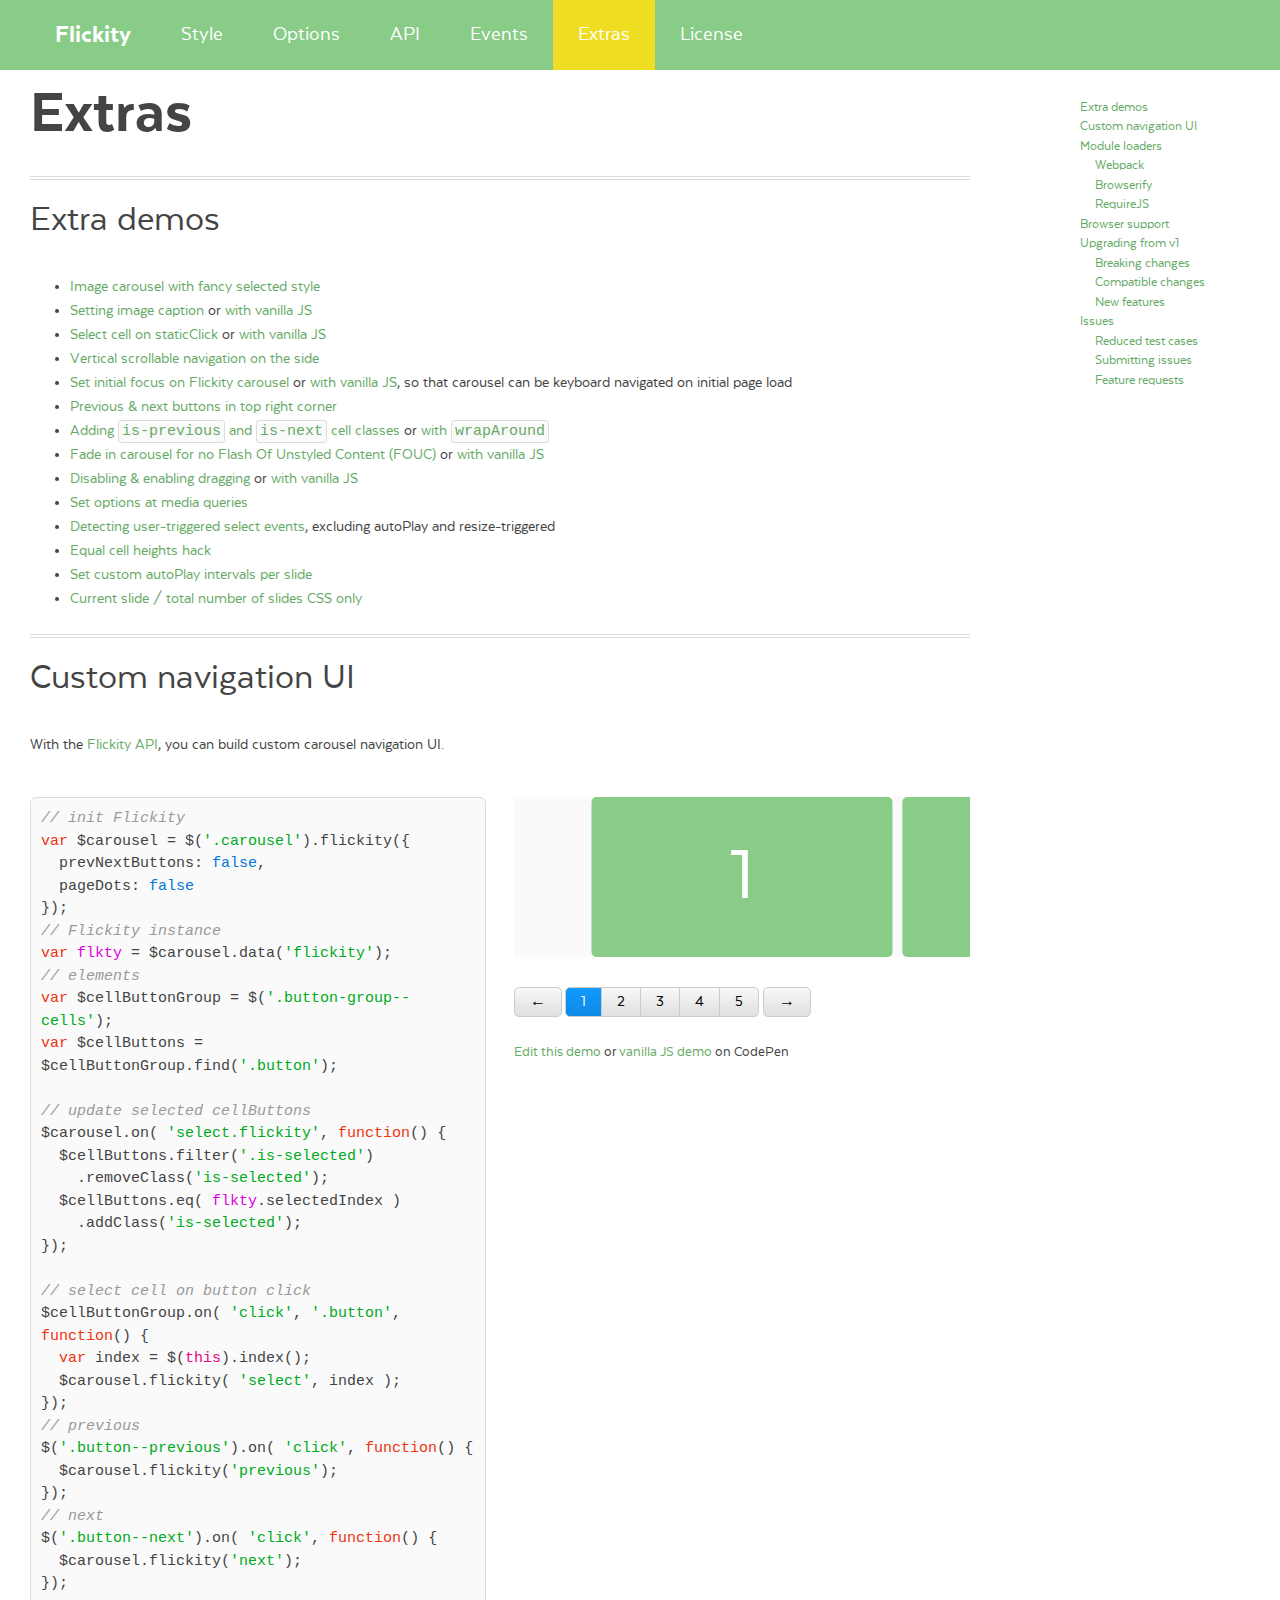
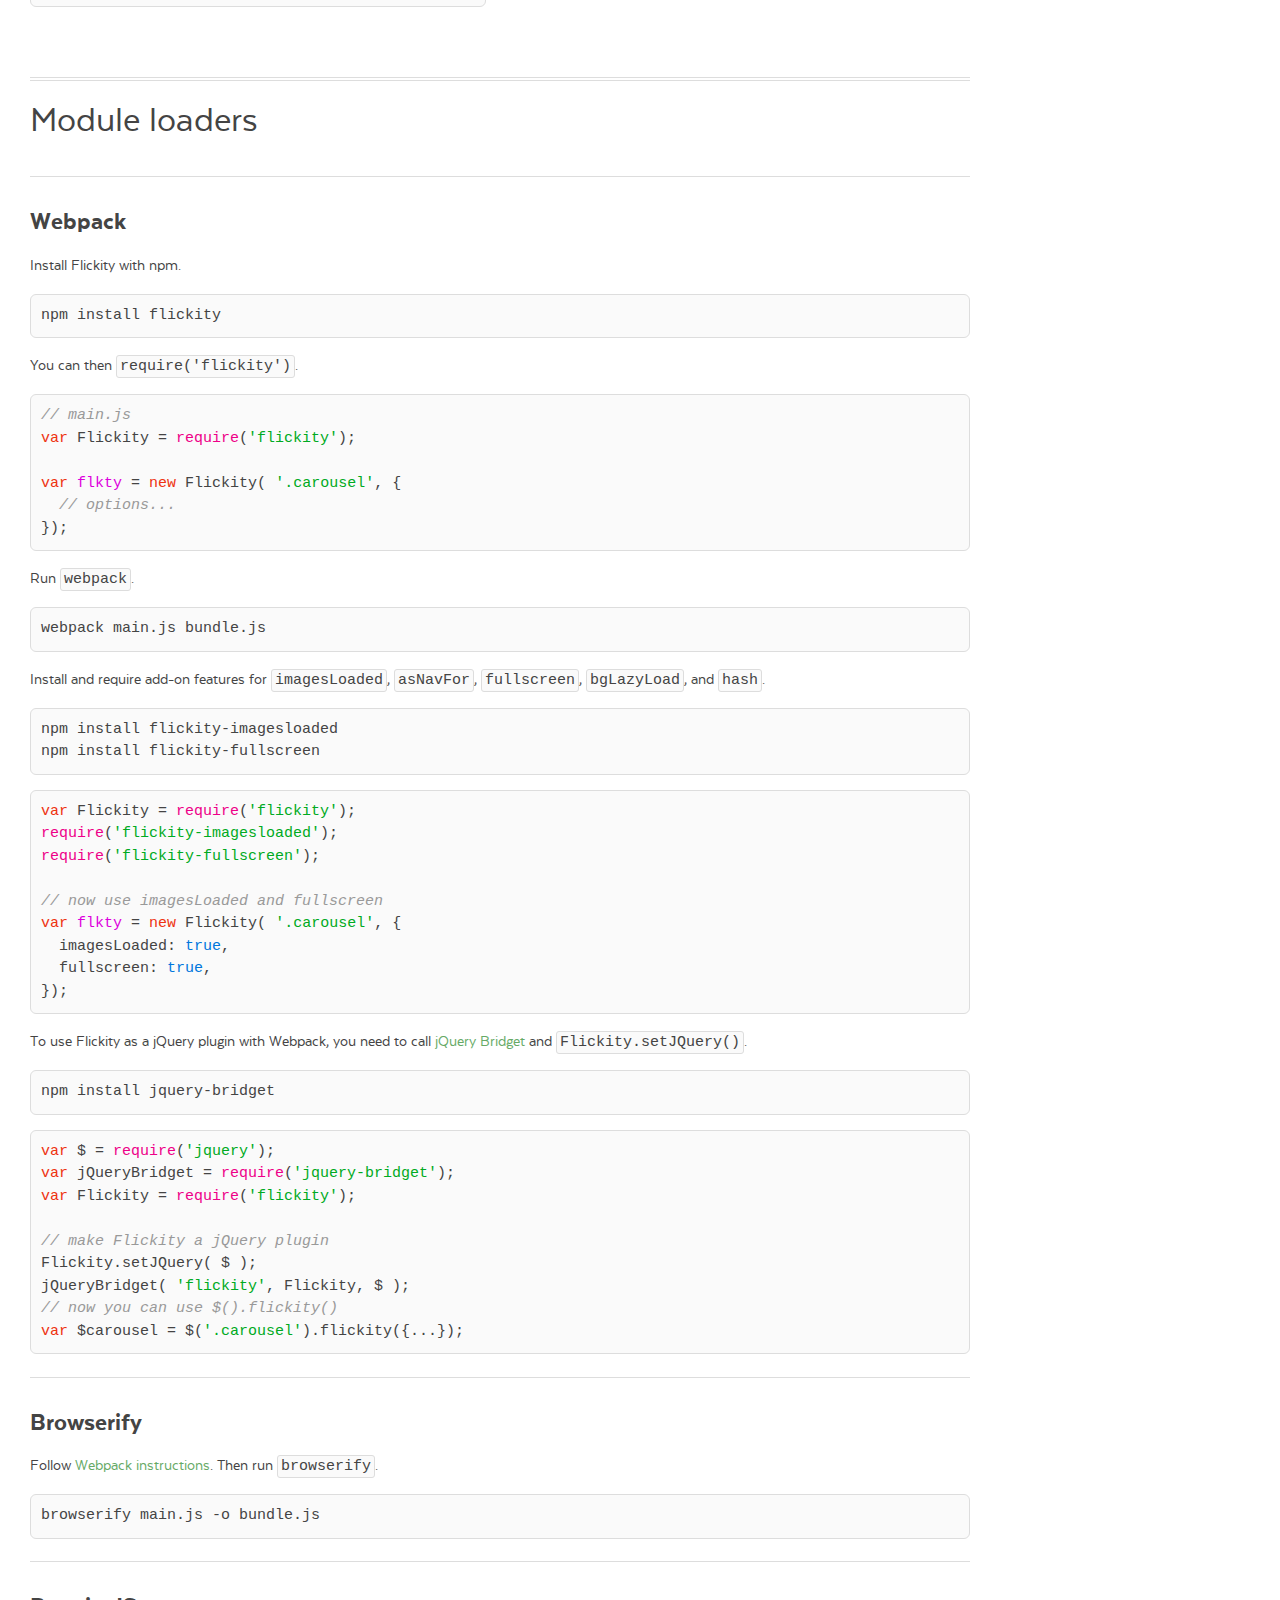
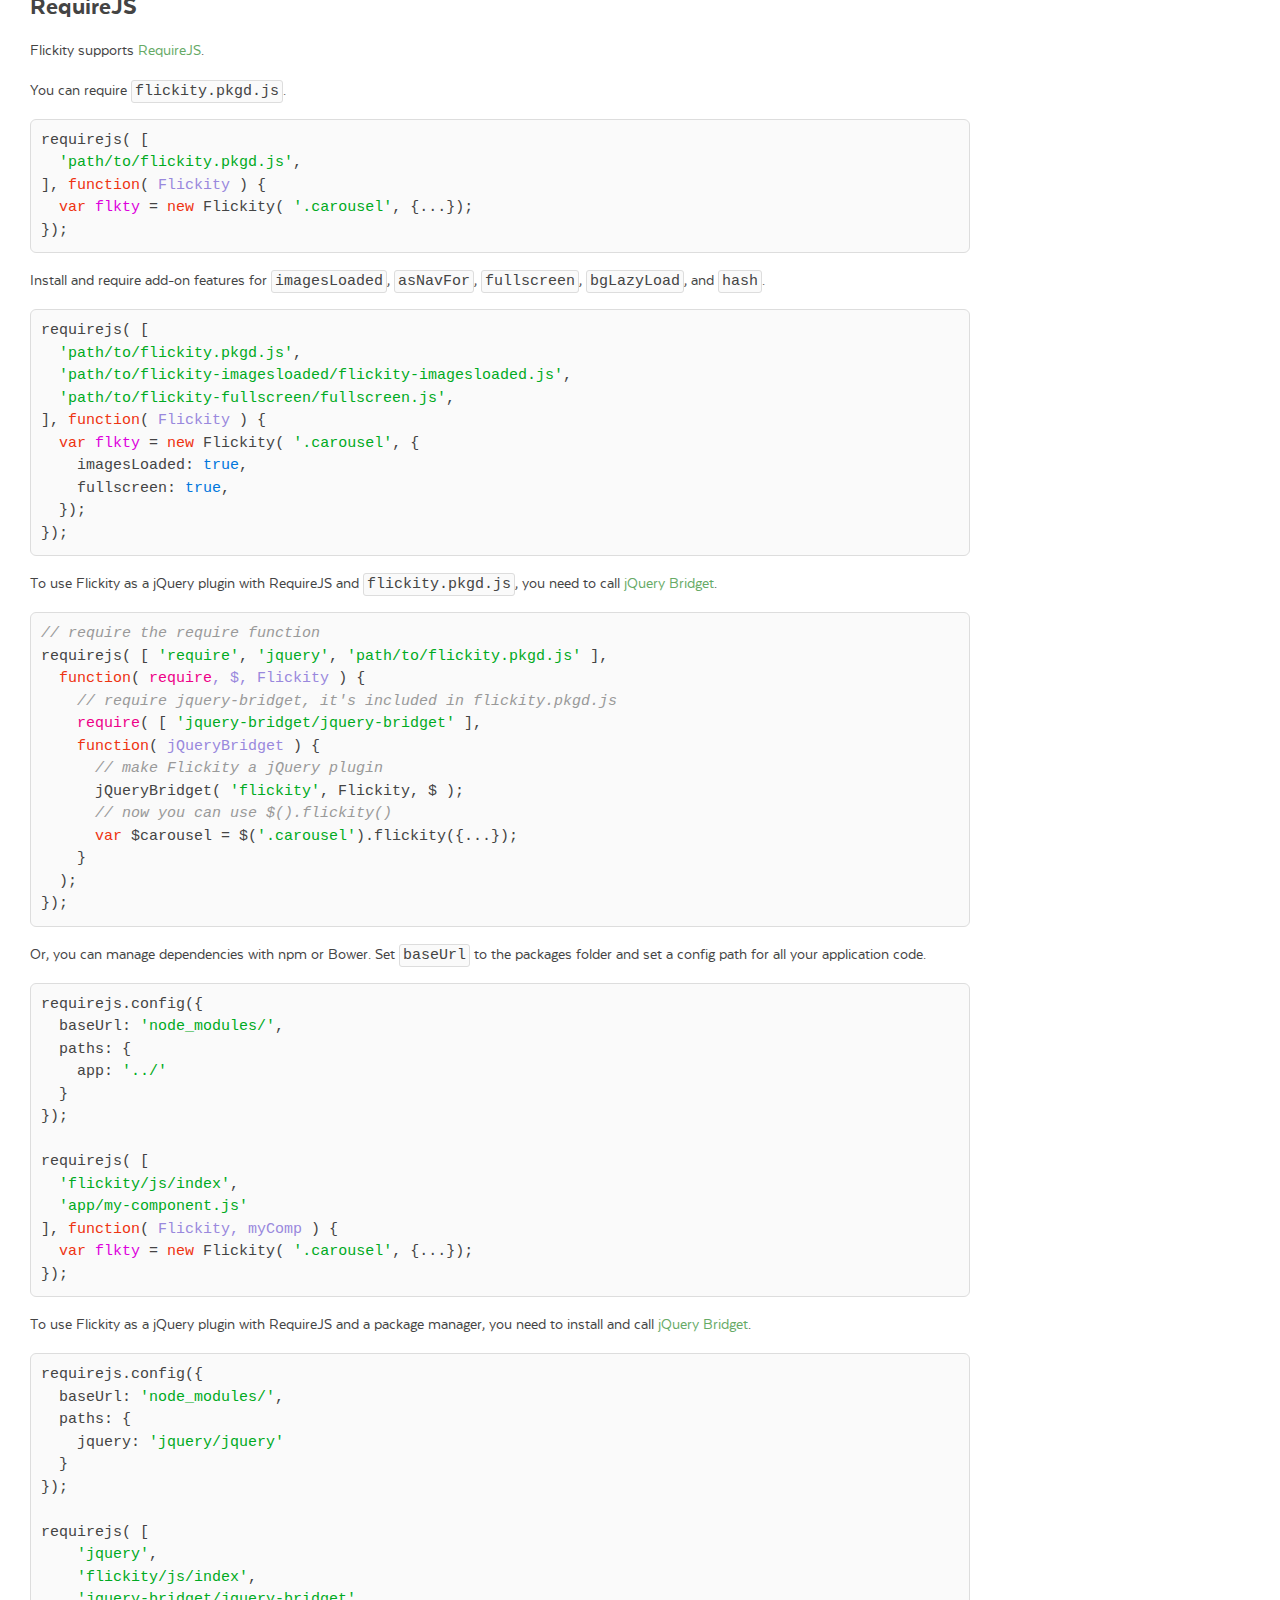
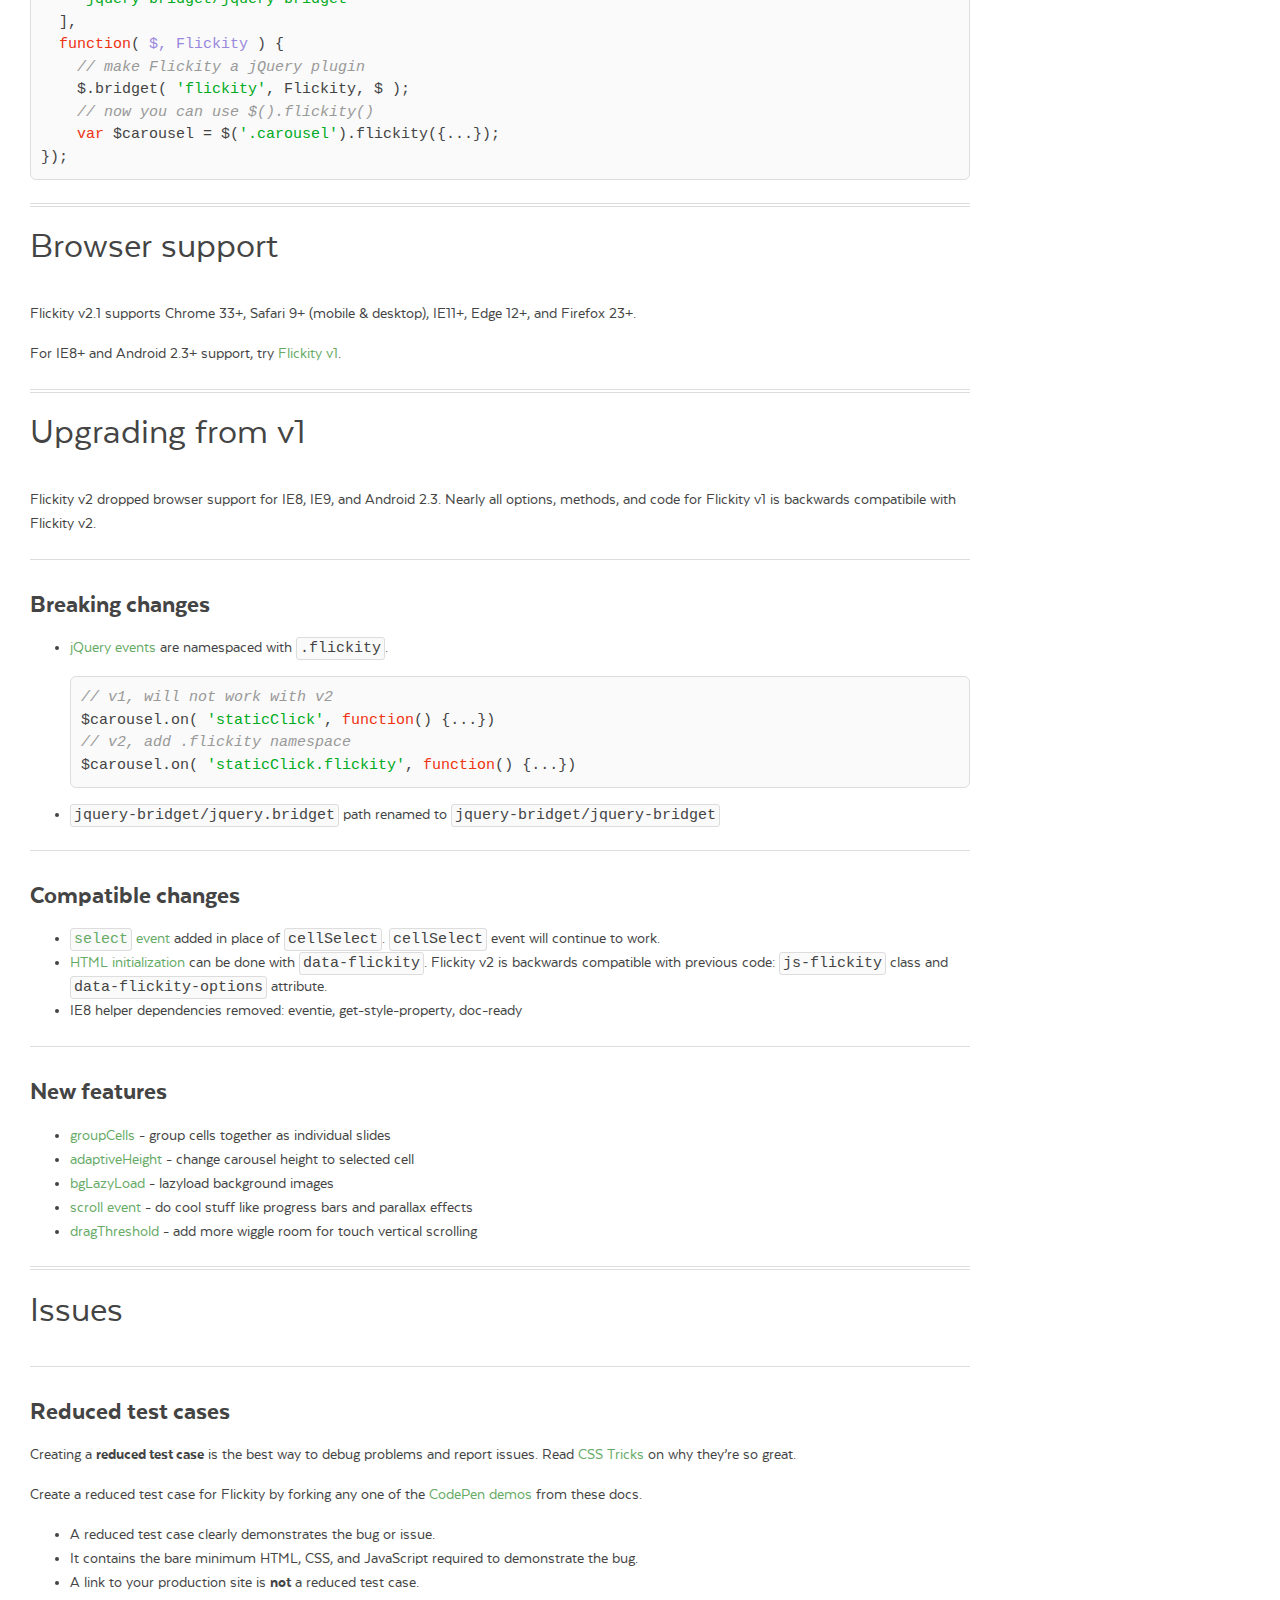
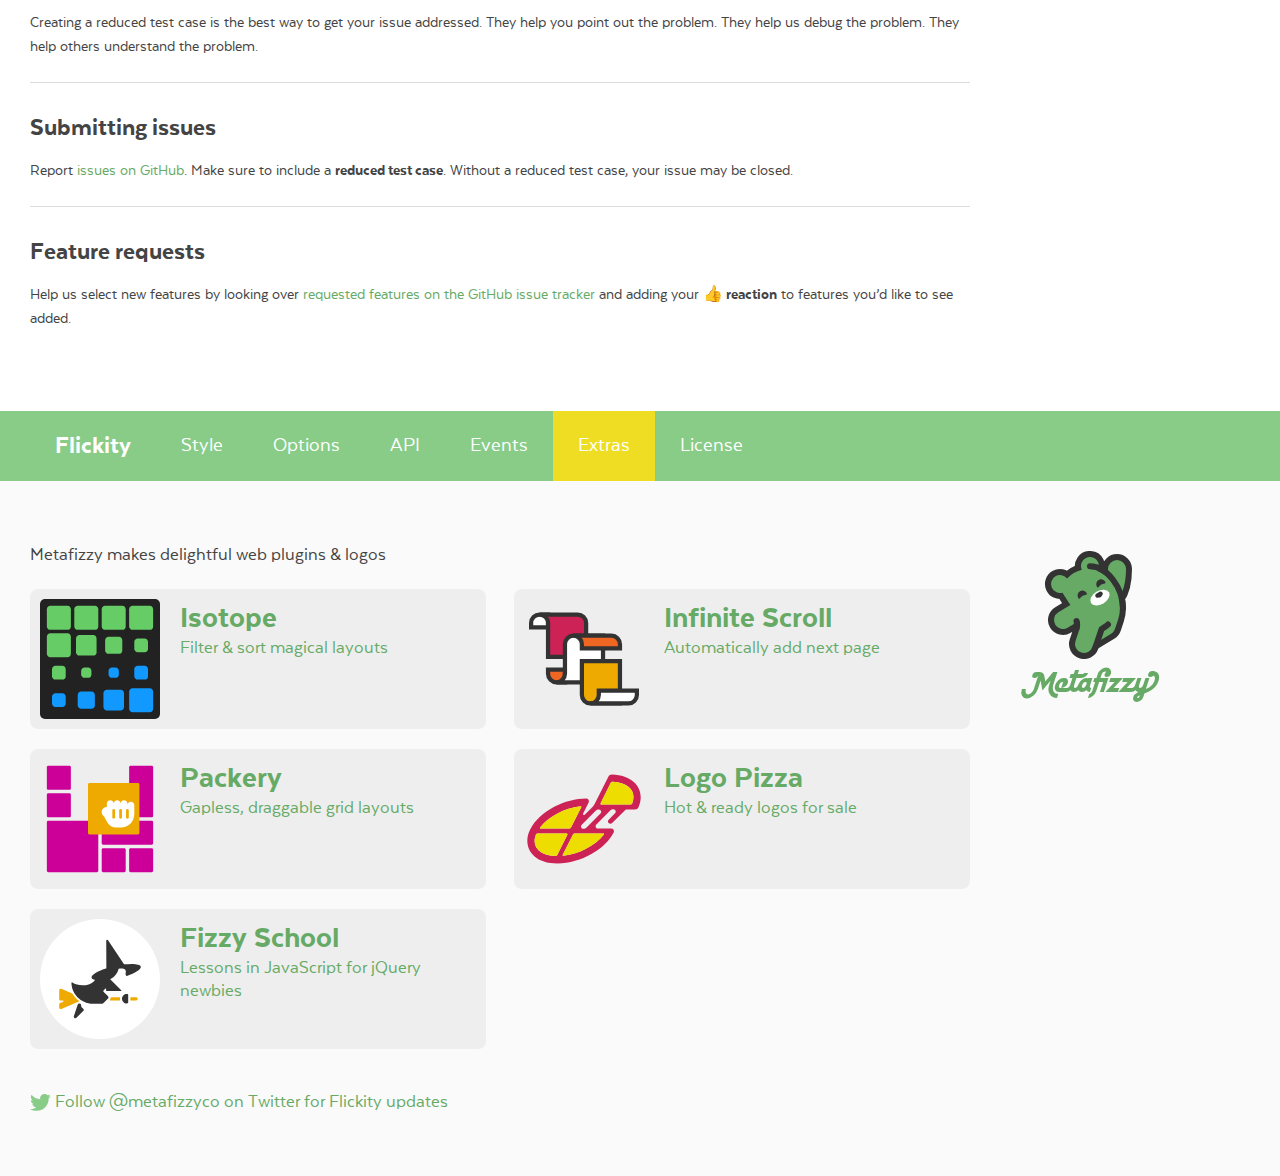
<file: flickity-docs/docs/extras.html>
<!DOCTYPE html><html lang="en" class="export"><head>
  <meta charset="utf-8">
  <meta name="description" content="Touch, responsive, flickable carousels">
  <meta name="viewport" content="width=device-width">

  <title>Flickity · Extras</title>

    <link rel="stylesheet" href="css/flickity-docs.css?6" media="screen">

  <meta name="twitter:card" content="summary">
  <meta name="twitter:site" content="@metafizzyco">
  <meta name="twitter:url" content="https://flickity.metafizzy.co/extras.html">
  <meta name="twitter:title" content="Flickity Extras">
  <meta name="twitter:description" content="Touch, responsive, flickable carousels">

</head>
<body class="page--extras">


<nav class="site-nav">
  <div class="container">
    <ul class="site-nav__list">
      <li class="site-nav__item site-nav__item--homepage"><a href=".">Flickity</a></li>
      <li class="site-nav__item site-nav__item--style"><a href="style.html">Style</a></li>
      <li class="site-nav__item site-nav__item--options"><a href="options.html">Options</a></li>
      <li class="site-nav__item site-nav__item--api"><a href="api.html">API</a></li>
      <li class="site-nav__item site-nav__item--events"><a href="events.html">Events</a></li>
      <li class="site-nav__item site-nav__item--extras"><a href="extras.html">Extras</a></li>
      <li class="site-nav__item site-nav__item--license"><a href="license.html">License</a></li>
    </ul>
  </div>
</nav>


<div class="main">
  <div class="container">
      <h1 class="page-title">Extras</h1>


    <ul class="page-nav" data-js="page-nav">
<li class="page-nav__item page-nav__item--h2"><a href="#extra-demos">Extra demos</a></li>
<li class="page-nav__item page-nav__item--h2"><a href="#custom-navigation-ui">Custom navigation UI</a></li>
<li class="page-nav__item page-nav__item--h2"><a href="#module-loaders">Module loaders</a></li>
<li class="page-nav__item page-nav__item--h3"><a href="#webpack">Webpack</a></li>
<li class="page-nav__item page-nav__item--h3"><a href="#browserify">Browserify</a></li>
<li class="page-nav__item page-nav__item--h3"><a href="#requirejs">RequireJS</a></li>
<li class="page-nav__item page-nav__item--h2"><a href="#browser-support">Browser support</a></li>
<li class="page-nav__item page-nav__item--h2"><a href="#upgrading-from-v1">Upgrading from v1</a></li>
<li class="page-nav__item page-nav__item--h3"><a href="#breaking-changes">Breaking changes</a></li>
<li class="page-nav__item page-nav__item--h3"><a href="#compatible-changes">Compatible changes</a></li>
<li class="page-nav__item page-nav__item--h3"><a href="#new-features">New features</a></li>
<li class="page-nav__item page-nav__item--h2"><a href="#issues">Issues</a></li>
<li class="page-nav__item page-nav__item--h3"><a href="#reduced-test-cases">Reduced test cases</a></li>
<li class="page-nav__item page-nav__item--h3"><a href="#submitting-issues">Submitting issues</a></li>
<li class="page-nav__item page-nav__item--h3"><a href="#feature-requests">Feature requests</a></li>
</ul>



<h2 id="extra-demos">Extra demos</h2>

<ul>
  <li><a href="https://codepen.io/desandro/full/jEpxqJ">Image carousel with fancy selected style</a></li>
  <li>
    <a href="https://codepen.io/desandro/pen/dPdVNM">Setting image caption</a> or
    <a href="https://codepen.io/desandro/pen/OPQxpO">with vanilla JS</a>
  </li>
  <li>
    <a href="https://codepen.io/desandro/pen/pvxONO">Select cell on staticClick</a> or
    <a href="https://codepen.io/desandro/pen/OPBoWx">with vanilla JS</a>
  </li>
  <li><a href="https://codepen.io/desandro/pen/dMjbjR">Vertical scrollable navigation on the side</a></li>
  <li>
    <a href="https://codepen.io/desandro/pen/VYVEbM">Set initial focus on Flickity carousel</a> or
    <a href="https://codepen.io/desandro/pen/JoemRR">with vanilla JS</a>,
    so that carousel can be keyboard navigated on initial page load
  </li>
  <li><a href="https://codepen.io/desandro/pen/LVVqBR">Previous &amp; next buttons in top right corner</a></li>
  <li>
    <a href="https://codepen.io/desandro/pen/MagWrN">Adding <code>is-previous</code> and <code>is-next</code> cell classes</a> or
    <a href="https://codepen.io/desandro/pen/wWQQwN">with <code>wrapAround</code></a>
  </li>
  <li><a href="https://codepen.io/desandro/pen/KVwVqa/">Fade in carousel for no Flash Of Unstyled Content (FOUC)</a> or
    <a href="https://codepen.io/desandro/pen/JGoGpm">with vanilla JS</a>
  </li>
  <li><a href="https://codepen.io/desandro/pen/xZWqWM/">Disabling &amp; enabling dragging</a>
    or <a href="https://codepen.io/desandro/pen/adYJEQ/">with vanilla JS</a></li>
  <li><a href="https://codepen.io/desandro/pen/xVBpqG">Set options at media queries</a></li>
  <li><a href="https://codepen.io/desandro/pen/EWbqxa/">Detecting user-triggered select events</a>, excluding autoPlay and resize-triggered</li>
  <li><a href="https://codepen.io/desandro/pen/ZXEGVq">Equal cell heights hack</a></li>
  <li><a href="https://codepen.io/desandro/pen/gvKKrN/">Set custom autoPlay intervals per slide</a></li>
  <li><a href="https://codepen.io/grimcap/pen/XWbdjWa">Current slide / total number of slides CSS only</a></li>
</ul>


<h2 id="custom-navigation-ui">Custom navigation UI</h2>

<p>With the <a href="api.html">Flickity API</a>, you can build custom carousel navigation UI.</p>

<div class="example duo">
  <div class="example__code duo__cell">
<pre><code class="js"><span class="comment">// init Flickity</span>
<span class="keyword">var</span> $carousel = $(<span class="string">'.carousel'</span>).flickity({
  <span class="attr">prevNextButtons</span>: <span class="literal">false</span>,
  <span class="attr">pageDots</span>: <span class="literal">false</span>
});
<span class="comment">// Flickity instance</span>
<span class="keyword">var</span> <span class="flickity_var">flkty</span> = $carousel.data(<span class="string">'flickity'</span>);
<span class="comment">// elements</span>
<span class="keyword">var</span> $cellButtonGroup = $(<span class="string">'.button-group--cells'</span>);
<span class="keyword">var</span> $cellButtons = $cellButtonGroup.find(<span class="string">'.button'</span>);

<span class="comment">// update selected cellButtons</span>
$carousel.on( <span class="string">'select.flickity'</span>, <span class="function"><span class="keyword">function</span>(<span class="params"></span>) </span>{
  $cellButtons.filter(<span class="string">'.is-selected'</span>)
    .removeClass(<span class="string">'is-selected'</span>);
  $cellButtons.eq( <span class="flickity_var">flkty</span>.selectedIndex )
    .addClass(<span class="string">'is-selected'</span>);
});

<span class="comment">// select cell on button click</span>
$cellButtonGroup.on( <span class="string">'click'</span>, <span class="string">'.button'</span>, <span class="function"><span class="keyword">function</span>(<span class="params"></span>) </span>{
  <span class="keyword">var</span> index = $(<span class="built_in">this</span>).index();
  $carousel.flickity( <span class="string">'select'</span>, index );
});
<span class="comment">// previous</span>
$(<span class="string">'.button--previous'</span>).on( <span class="string">'click'</span>, <span class="function"><span class="keyword">function</span>(<span class="params"></span>) </span>{
  $carousel.flickity(<span class="string">'previous'</span>);
});
<span class="comment">// next</span>
$(<span class="string">'.button--next'</span>).on( <span class="string">'click'</span>, <span class="function"><span class="keyword">function</span>(<span class="params"></span>) </span>{
  $carousel.flickity(<span class="string">'next'</span>);
});
</code></pre>
  </div>
  <div class="example__demo duo__cell" data-js="custom-nav">
    <div class="carousel">
      <div class="carousel-cell"></div>
      <div class="carousel-cell"></div>
      <div class="carousel-cell"></div>
      <div class="carousel-cell"></div>
      <div class="carousel-cell"></div>
    </div>
    <div class="button-row button-row--centered">
      <button class="button button--previous">←</button>
      <div class="button-group button-group--cells button-group--inline">
        <button class="button is-selected">1</button>
        <button class="button">2</button>
        <button class="button">3</button>
        <button class="button">4</button>
        <button class="button">5</button>
      </div>
      <button class="button button--next">→</button>
    </div>
    <p class="edit-demo">
        <a href="https://codepen.io/desandro/pen/jEZwxb">Edit this demo</a>
        or <a href="https://codepen.io/desandro/pen/emVRjv">vanilla JS demo</a> on CodePen
    </p>
  </div>
</div>


<h2 id="module-loaders">Module loaders</h2>


<h3 id="webpack">Webpack</h3>

<p>Install Flickity with npm.</p>

<pre><code class="bash">npm install flickity
</code></pre>

<p>You can then <code>require('flickity')</code>.</p>

<pre><code class="js"><span class="comment">// main.js</span>
<span class="keyword">var</span> <span class="flickity_keyword">Flickity</span> = <span class="built_in">require</span>(<span class="string">'flickity'</span>);

<span class="keyword">var</span> <span class="flickity_var">flkty</span> = <span class="keyword">new</span> <span class="flickity_keyword">Flickity</span>( <span class="string">'.carousel'</span>, {
  <span class="comment">// options...</span>
});
</code></pre>

<p>Run <code>webpack</code>.</p>

<pre><code class="bash">webpack main.js bundle.js
</code></pre>

<p>Install and require add-on features for <code>imagesLoaded</code>, <code>asNavFor</code>, <code>fullscreen</code>, <code>bgLazyLoad</code>, and <code>hash</code>.</p>

<pre><code class="bash">npm install flickity-imagesloaded
npm install flickity-fullscreen
</code></pre>

<pre><code class="js"><span class="keyword">var</span> <span class="flickity_keyword">Flickity</span> = <span class="built_in">require</span>(<span class="string">'flickity'</span>);
<span class="built_in">require</span>(<span class="string">'flickity-imagesloaded'</span>);
<span class="built_in">require</span>(<span class="string">'flickity-fullscreen'</span>);

<span class="comment">// now use imagesLoaded and fullscreen</span>
<span class="keyword">var</span> <span class="flickity_var">flkty</span> = <span class="keyword">new</span> <span class="flickity_keyword">Flickity</span>( <span class="string">'.carousel'</span>, {
  <span class="attr">imagesLoaded</span>: <span class="literal">true</span>,
  <span class="attr">fullscreen</span>: <span class="literal">true</span>,
});
</code></pre>

<p>To use Flickity as a jQuery plugin with Webpack, you need to call <a href="https://www.npmjs.com/package/jquery-bridget">jQuery Bridget</a> and <code>Flickity.setJQuery()</code>.</p>

<pre><code class="bash">npm install jquery-bridget
</code></pre>

<pre><code class="js"><span class="keyword">var</span> $ = <span class="built_in">require</span>(<span class="string">'jquery'</span>);
<span class="keyword">var</span> jQueryBridget = <span class="built_in">require</span>(<span class="string">'jquery-bridget'</span>);
<span class="keyword">var</span> <span class="flickity_keyword">Flickity</span> = <span class="built_in">require</span>(<span class="string">'flickity'</span>);

<span class="comment">// make Flickity a jQuery plugin</span>
<span class="flickity_keyword">Flickity</span>.setJQuery( $ );
jQueryBridget( <span class="string">'flickity'</span>, <span class="flickity_keyword">Flickity</span>, $ );
<span class="comment">// now you can use $().flickity()</span>
<span class="keyword">var</span> $carousel = $(<span class="string">'.carousel'</span>).flickity({...});
</code></pre>


<h3 id="browserify">Browserify</h3>

<p>Follow <a href="#webpack">Webpack instructions</a>. Then run <code>browserify</code>.</p>

<pre><code class="bash">browserify main.js -o bundle.js
</code></pre>


<h3 id="requirejs">RequireJS</h3>

<p>Flickity supports <a href="http://requirejs.org/">RequireJS</a>.</p>

<p>You can require <code>flickity.pkgd.js</code>.</p>

<pre><code class="js">requirejs( [
  <span class="string">'path/to/flickity.pkgd.js'</span>,
], <span class="function"><span class="keyword">function</span>(<span class="params"> <span class="flickity_keyword">Flickity</span> </span>) </span>{
  <span class="keyword">var</span> <span class="flickity_var">flkty</span> = <span class="keyword">new</span> <span class="flickity_keyword">Flickity</span>( <span class="string">'.carousel'</span>, {...});
});
</code></pre>

<p>Install and require add-on features for <code>imagesLoaded</code>, <code>asNavFor</code>, <code>fullscreen</code>, <code>bgLazyLoad</code>, and <code>hash</code>.</p>

<pre><code class="js">requirejs( [
  <span class="string">'path/to/flickity.pkgd.js'</span>,
  <span class="string">'path/to/flickity-imagesloaded/flickity-imagesloaded.js'</span>,
  <span class="string">'path/to/flickity-fullscreen/fullscreen.js'</span>,
], <span class="function"><span class="keyword">function</span>(<span class="params"> <span class="flickity_keyword">Flickity</span> </span>) </span>{
  <span class="keyword">var</span> <span class="flickity_var">flkty</span> = <span class="keyword">new</span> <span class="flickity_keyword">Flickity</span>( <span class="string">'.carousel'</span>, {
    <span class="attr">imagesLoaded</span>: <span class="literal">true</span>,
    <span class="attr">fullscreen</span>: <span class="literal">true</span>,
  });
});
</code></pre>

<p>To use Flickity as a jQuery plugin with RequireJS and <code>flickity.pkgd.js</code>, you need to call <a href="https://www.npmjs.com/package/jquery-bridget">jQuery Bridget</a>.</p>

<pre><code class="js"><span class="comment">// require the require function</span>
requirejs( [ <span class="string">'require'</span>, <span class="string">'jquery'</span>, <span class="string">'path/to/flickity.pkgd.js'</span> ],
  <span class="function"><span class="keyword">function</span>(<span class="params"> <span class="built_in">require</span>, $, <span class="flickity_keyword">Flickity</span> </span>) </span>{
    <span class="comment">// require jquery-bridget, it's included in flickity.pkgd.js</span>
    <span class="built_in">require</span>( [ <span class="string">'jquery-bridget/jquery-bridget'</span> ],
    <span class="function"><span class="keyword">function</span>(<span class="params"> jQueryBridget </span>) </span>{
      <span class="comment">// make Flickity a jQuery plugin</span>
      jQueryBridget( <span class="string">'flickity'</span>, <span class="flickity_keyword">Flickity</span>, $ );
      <span class="comment">// now you can use $().flickity()</span>
      <span class="keyword">var</span> $carousel = $(<span class="string">'.carousel'</span>).flickity({...});
    }
  );
});
</code></pre>

<p>Or, you can manage dependencies with npm or Bower. Set <code>baseUrl</code> to the packages folder and set a config path for all your application code.</p>

<pre><code class="js">requirejs.config({
  <span class="attr">baseUrl</span>: <span class="string">'node_modules/'</span>,
  <span class="attr">paths</span>: {
    <span class="attr">app</span>: <span class="string">'../'</span>
  }
});

requirejs( [
  <span class="string">'flickity/js/index'</span>,
  <span class="string">'app/my-component.js'</span>
], <span class="function"><span class="keyword">function</span>(<span class="params"> <span class="flickity_keyword">Flickity</span>, myComp </span>) </span>{
  <span class="keyword">var</span> <span class="flickity_var">flkty</span> = <span class="keyword">new</span> <span class="flickity_keyword">Flickity</span>( <span class="string">'.carousel'</span>, {...});
});
</code></pre>

<p>To use Flickity as a jQuery plugin with RequireJS and a package manager, you need to install and call <a href="https://github.com/desandro/jquery-bridget">jQuery Bridget</a>.</p>

<pre><code class="js">requirejs.config({
  <span class="attr">baseUrl</span>: <span class="string">'node_modules/'</span>,
  <span class="attr">paths</span>: {
    <span class="attr">jquery</span>: <span class="string">'jquery/jquery'</span>
  }
});

requirejs( [
    <span class="string">'jquery'</span>,
    <span class="string">'flickity/js/index'</span>,
    <span class="string">'jquery-bridget/jquery-bridget'</span>
  ],
  <span class="function"><span class="keyword">function</span>(<span class="params"> $, <span class="flickity_keyword">Flickity</span> </span>) </span>{
    <span class="comment">// make Flickity a jQuery plugin</span>
    $.bridget( <span class="string">'flickity'</span>, <span class="flickity_keyword">Flickity</span>, $ );
    <span class="comment">// now you can use $().flickity()</span>
    <span class="keyword">var</span> $carousel = $(<span class="string">'.carousel'</span>).flickity({...});
});
</code></pre>


<h2 id="browser-support">Browser support</h2>

<p>Flickity v2.1 supports Chrome 33+, Safari 9+ (mobile &amp; desktop), IE11+, Edge 12+, and Firefox 23+.</p>

<p>For IE8+ and Android 2.3+ support, try <a href="http://flickity.metafizzy.co/v1/">Flickity v1</a>.</p>


<h2 id="upgrading-from-v1">Upgrading from v1</h2>

<p>Flickity v2 dropped browser support for IE8, IE9, and Android 2.3. Nearly all options, methods, and code for Flickity v1 is backwards compatibile with Flickity v2.</p>

<h3 id="breaking-changes">Breaking changes</h3>

<ul>
  <li>
    <p><a href="events.html">jQuery events</a> are namespaced with <code>.flickity</code>.</p>
<pre><code class="js"><span class="comment">// v1, will not work with v2</span>
$carousel.on( <span class="string">'staticClick'</span>, <span class="function"><span class="keyword">function</span>(<span class="params"></span>) </span>{...})
<span class="comment">// v2, add .flickity namespace</span>
$carousel.on( <span class="string">'staticClick.flickity'</span>, <span class="function"><span class="keyword">function</span>(<span class="params"></span>) </span>{...})
</code></pre>
  </li>
  <li><code>jquery-bridget/jquery.bridget</code> path renamed to <code>jquery-bridget/jquery-bridget</code></li>
</ul>

<h3 id="compatible-changes">Compatible changes</h3>

<ul>
  <li><a href="events.html#select"><code>select</code> event</a> added in place of <code>cellSelect</code>. <code>cellSelect</code> event will continue to work.</li>
  <li><a href="index.html#initialize-with-html">HTML initialization</a> can be done with <code>data-flickity</code>. Flickity v2 is backwards compatible with previous code: <code>js-flickity</code> class and <code>data-flickity-options</code> attribute.</li>
  <li>IE8 helper dependencies removed: eventie, get-style-property, doc-ready</li>
</ul>

<h3 id="new-features">New features</h3>

<ul>
  <li><a href="options.html#groupcells">groupCells</a> - group cells together as individual slides</li>
  <li><a href="options.html#adaptiveheight">adaptiveHeight</a> - change carousel height to selected cell</li>
  <li><a href="options.html#bglazyload">bgLazyLoad</a> - lazyload background images</li>
  <li><a href="events.html#scroll">scroll event</a> - do cool stuff like progress bars and parallax effects</li>
  <li><a href="options.html#dragthreshold">dragThreshold</a> - add more wiggle room for touch vertical scrolling</li>
</ul>


<h2 id="issues">Issues</h2>

<h3 id="reduced-test-cases">Reduced test cases</h3>

<p>Creating a <strong>reduced test case</strong> is the best way to debug problems and report issues. Read <a href="https://css-tricks.com/reduced-test-cases/">CSS Tricks</a> on why they’re so great.</p>

<p>Create a reduced test case for Flickity by forking any one of the <a href="https://codepen.io/desandro/pens/tags/?grid_type=list&amp;selected_tag=flickity-docs&amp;sort_order=asc">CodePen demos</a> from these docs.</p>

<ul>
  <li>A reduced test case clearly demonstrates the bug or issue.</li>
  <li>It contains the bare minimum HTML, CSS, and JavaScript required to demonstrate the bug.</li>
  <li>A link to your production site is <b>not</b> a reduced test case.</li>
</ul>

<p>Creating a reduced test case is the best way to get your issue addressed. They help you point out the problem. They help us debug the problem. They help others understand the problem.</p>


<h3 id="submitting-issues">Submitting issues</h3>

<p>Report <a href="https://github.com/metafizzy/flickity/issues/">issues on GitHub</a>. Make sure to include a <strong>reduced test case</strong>. Without a reduced test case, your issue may be closed.</p>


<h3 id="feature-requests">Feature requests</h3>

<p>Help us select new features by looking over <a href="https://github.com/metafizzy/flickity/labels/feature%20request">requested features on the GitHub issue tracker</a> and adding your <strong>👍 reaction</strong> to features you’d like to see added.</p>


  </div>
</div>

<nav class="site-nav">
  <div class="container">
    <ul class="site-nav__list">
      <li class="site-nav__item site-nav__item--homepage"><a href=".">Flickity</a></li>
      <li class="site-nav__item site-nav__item--style"><a href="style.html">Style</a></li>
      <li class="site-nav__item site-nav__item--options"><a href="options.html">Options</a></li>
      <li class="site-nav__item site-nav__item--api"><a href="api.html">API</a></li>
      <li class="site-nav__item site-nav__item--events"><a href="events.html">Events</a></li>
      <li class="site-nav__item site-nav__item--extras"><a href="extras.html">Extras</a></li>
      <li class="site-nav__item site-nav__item--license"><a href="license.html">License</a></li>
    </ul>
  </div>
</nav>

<footer class="site-footer">

  <div class="container">

    <p class="site-footer__copy">Metafizzy makes delightful web plugins &amp; logos</p>

    <div class="showcase">
    
      <ul class="showcase-item-list">
          <li class="showcase-item">
            <a class="showcase-item__link" href="https://isotope.metafizzy.co">
              <div class="showcase-item__image">
                  <svg class="isotope-illo" xmlns="http://www.w3.org/2000/svg" viewBox="0 0 350 350" width="100" height="100">
                    <path class="isotope-illo__color1" fill="#6C6" d="M80 170H30c-6 0-10-5-10-10v-50c0-6 5-10 10-10h50c6 0 10 5 10 10v50C90 166 86 170 80 170z"></path>
                    <path class="isotope-illo__color1" fill="#6C6" d="M80 90H30c-6 0-10-5-10-10V30c0-6 5-10 10-10h50c6 0 10 5 10 10v50C90 86 86 90 80 90z"></path>
                    <path class="isotope-illo__color1" fill="#6C6" d="M160 90h-50c-6 0-10-5-10-10V30c0-6 5-10 10-10h50c6 0 10 5 10 10v50C170 86 166 90 160 90z"></path>
                    <path class="isotope-illo__color1" fill="#6C6" d="M240 90h-50c-6 0-10-5-10-10V30c0-6 5-10 10-10h50c6 0 10 5 10 10v50C250 86 246 90 240 90z"></path>
                    <path class="isotope-illo__color1" fill="#6C6" d="M320 90h-50c-6 0-10-5-10-10V30c0-6 5-10 10-10h50c6 0 10 5 10 10v50C330 86 326 90 320 90z"></path>
                    <path class="isotope-illo__color1" fill="#6C6" d="M155 165h-40c-6 0-10-5-10-10v-40c0-6 5-10 10-10h40c6 0 10 5 10 10v40 C165 161 161 165 155 165z"></path>
                    <path class="isotope-illo__color1" fill="#6C6" d="M230 160h-30c-6 0-10-5-10-10v-30c0-6 5-10 10-10h30c6 0 10 5 10 10v30 C240 156 236 160 230 160z"></path>
                    <path class="isotope-illo__color1" fill="#6C6" d="M305 155h-20c-6 0-10-5-10-10v-20c0-6 5-10 10-10h20c6 0 10 5 10 10v20 C315 151 311 155 305 155z"></path>
                    <path class="isotope-illo__color1" fill="#6C6" d="M65 235H45c-6 0-10-5-10-10v-20c0-6 5-10 10-10h20c6 0 10 5 10 10v20C75 231 71 235 65 235z"></path>
                    <path class="isotope-illo__color1" fill="#6C6" d="M140 230h-10c-6 0-10-5-10-10v-10c0-6 5-10 10-10h10c6 0 10 5 10 10v10 C150 226 146 230 140 230z"></path>
                    <path class="isotope-illo__color2" fill="#19F" d="M305 235h-20c-6 0-10-5-10-10v-20c0-6 5-10 10-10h20c6 0 10 5 10 10v20 C315 231 311 235 305 235z"></path>
                    <path class="isotope-illo__color2" fill="#19F" d="M65 315H45c-6 0-10-5-10-10v-20c0-6 5-10 10-10h20c6 0 10 5 10 10v20C75 311 71 315 65 315z"></path>
                    <path class="isotope-illo__color2" fill="#19F" d="M150 320h-30c-6 0-10-5-10-10v-30c0-6 5-10 10-10h30c6 0 10 5 10 10v30 C160 316 156 320 150 320z"></path>
                    <path class="isotope-illo__color2" fill="#19F" d="M220 230h-10c-6 0-10-5-10-10v-10c0-6 5-10 10-10h10c6 0 10 5 10 10v10 C230 226 226 230 220 230z"></path>
                    <path class="isotope-illo__color2" fill="#19F" d="M235 325h-40c-6 0-10-5-10-10v-40c0-6 5-10 10-10h40c6 0 10 5 10 10v40 C245 321 241 325 235 325z"></path>
                    <path class="isotope-illo__color2" fill="#19F" d="M320 330h-50c-6 0-10-5-10-10v-50c0-6 5-10 10-10h50c6 0 10 5 10 10v50 C330 326 326 330 320 330z"></path>
                  </svg>
              </div>
              <div class="showcase-item__text">
                <h3 class="showcase-item__title">Isotope</h3>
                <p class="showcase-item__description">Filter &amp; sort magical layouts</p>
              </div>
            </a>
          </li>
    
          <li class="showcase-item">
            <a class="showcase-item__link" href="https://infinite-scroll.com">
              <div class="showcase-item__image">
                  <svg class="infinite-scroll-illo" xmlns="http://www.w3.org/2000/svg" viewBox="0 0 520 520" width="200" height="200">
                    <path class="infinite-scroll-illo__page infinite-scroll-illo__page--back" d="M90,110H10V90c0-22,18-40,40-40h40V110z"></path>
                    <path class="infinite-scroll-illo__page infinite-scroll-illo__page--front1" d="M270,90L270,90c0-22-18-40-40-40h0H50h0c22,0,40,18,40,40v0v0v160h180V90z"></path>
                    <path class="infinite-scroll-illo__page infinite-scroll-illo__page--front2" d="M170,330v-20H90v20v0c0,22,18,40,40,40h0h40V330z"></path>
                    <path class="infinite-scroll-illo__page infinite-scroll-illo__page--back" d="M350,150H210c-22,0-40,18-40,40v140v0c0,22-18,40-40,40h0h220V150z"></path>
                    <path class="infinite-scroll-illo__page infinite-scroll-illo__page--front3" d="M430,470V270H250v160c0,22,18,40,40,40H430z"></path>
                    <path class="infinite-scroll-illo__page infinite-scroll-illo__page--front2" d="M250,190v20h180v-20c0-22-18-40-40-40H210h0C232,150,250,168,250,190L250,190z"></path>
                    <path class="infinite-scroll-illo__page infinite-scroll-illo__page--back" d="M330,410v20v0c0,22-18,40-40,40h0h180c22,0,40-18,40-40v-20H330z"></path>
                  </svg>
              </div>
              <div class="showcase-item__text">
                <h3 class="showcase-item__title">Infinite Scroll</h3>
                <p class="showcase-item__description">Automatically add next page</p>
              </div>
            </a>
          </li>
    
    
          <li class="showcase-item">
            <a class="showcase-item__link" href="https://packery.metafizzy.co">
              <div class="showcase-item__image">
                  <svg class="packery-illo" xmlns="http://www.w3.org/2000/svg" viewBox="0 0 700 700" width="100" height="100">
                    <path class="packery-illo__item" fill="#C09" d="M172 180H48c-4 0-8-4-8-8V48c0-4 4-8 8-8h124c4 0 8 4 8 8v124C180 176 176 180 172 180z"></path>
                    <path class="packery-illo__item" fill="#C09" d="M172 340H48c-4 0-8-4-8-8V208c0-4 4-8 8-8h124c4 0 8 4 8 8v124C180 336 176 340 172 340z"></path>
                    <path class="packery-illo__item" fill="#C09" d="M492 660H368c-4 0-8-4-8-8V528c0-4 4-8 8-8h124c4 0 8 4 8 8v124C500 656 496 660 492 660z"></path>
                    <path class="packery-illo__item" fill="#C09" d="M652 660H528c-4 0-8-4-8-8V528c0-4 4-8 8-8h124c4 0 8 4 8 8v124C660 656 656 660 652 660z"></path>
                    <path class="packery-illo__item" fill="#C09" d="M652 500H368c-4 0-8-4-8-8V368c0-4 4-8 8-8h284c4 0 8 4 8 8v124C660 496 656 500 652 500z"></path>
                    <path class="packery-illo__item" fill="#C09" d="M332 660H48c-4 0-8-4-8-8V368c0-4 4-8 8-8h284c4 0 8 4 8 8v284C340 656 336 660 332 660z"></path>
                    <path class="packery-illo__item" fill="#C09" d="M652 340H528c-4 0-8-4-8-8V48c0-4 4-8 8-8h124c4 0 8 4 8 8v284C660 336 656 340 652 340z"></path>
                    <path class="packery-illo__draggie" fill="#EA0" d="M572 440H288c-4 0-8-4-8-8V148c0-4 4-8 8-8h284c4 0 8 4 8 8v284C580 436 576 440 572 440z"></path>
                    <g>
                      <path class="packery-illo__hand" fill="white" d="M530 250c-11 0-20 9-20 20v-10c0-11-9-20-20-20s-20 9-20 20c0-11-9-20-20-20s-20 9-20 20c0-11-9-20-20-20
                        s-20 9-20 20v20c-17 0-30 13-30 30c0 11 6 20 14 25l19 35c10 18 30 30 51 30h28
                        c43 0 78-35 78-78V270C550 259 541 250 530 250z"></path>
                      <line class="packery-illo__hand-line" stroke="#EA0" fill="none" stroke-width="16" stroke-linecap="round" x1="430" y1="300" x2="430" y2="340"></line>
                      <line class="packery-illo__hand-line" stroke="#EA0" fill="none" stroke-width="16" stroke-linecap="round" x1="470" y1="300" x2="470" y2="340"></line>
                      <line class="packery-illo__hand-line" stroke="#EA0" fill="none" stroke-width="16" stroke-linecap="round" x1="510" y1="300" x2="510" y2="340"></line>
                    </g>
                  </svg>
              </div>
              <div class="showcase-item__text">
                <h3 class="showcase-item__title">Packery</h3>
                <p class="showcase-item__description">Gapless, draggable grid layouts</p>
              </div>
            </a>
          </li>
    
          <li class="showcase-item">
            <a class="showcase-item__link" href="http://logo.pizza">
              <div class="showcase-item__image">
                  <svg class="logo-pizza-illo" xmlns="http://www.w3.org/2000/svg" viewBox="0 0 700 700" width="100" height="100">
                    <path class="logo-pizza-illo__outline" fill="#C25" d="M513 91c-9-0-17 5-21 12l-80 160c-3 5-6 10-11 15l-47 47
                      c-5 5-12-1-9-7l32-64c5-11-2-23-14-23h-0c-121 0-268 70-327 180
                      C-9 497 35 609 196 609c138 0 279-85 327-180v0c5-11-2-23-14-23h-77c-13 0-19-15-10-24
                      l81-81c5-5 11-8 18-8l0 0c13 0 19 15 10 24L494 354c-6 6-6 14 0 20c3 3 6 4 10 4
                      c4 0 7-1 10-4l80-80h53c9 0 17-5 21-13C707 190 656 97 513 91z M334 281l-59 117
                      c-2 5-7 8-13 8H97c-4 0-6-4-3-7c49-64 143-114 236-124C333 275 335 278 334 281z
                       M70 441c2-4 6-7 10-7h168c4 0 7 4 5 8l-59 118c-2 4-6 6-11 6
                      C106 565 38 521 70 441z M466 441c-49 64-143 114-236 124c-3 0-6-3-4-6l59-117
                      c2-5 7-8 13-8h166C466 434 468 438 466 441z M446 318l-81 81c-5 5-11 8-18 8l0 0
                      c-13 0-19-15-10-24l81-81c5-5 11-8 18-8l0 0C449 294 455 309 446 318z M447 258L506 139
                      c2-4 6-7 11-6c101 7 140 60 114 126c-2 4-6 7-10 7H452C448 266 445 262 447 258z"></path>
                    <path class="logo-pizza-illo__slice" fill="#ED0" d="M334 281l-59 117c-2 5-7 8-13 8H97c-4 0-6-4-3-7
                      c49-64 143-114 236-124C333 275 335 278 334 281z"></path>
                    <path class="logo-pizza-illo__slice" fill="#ED0" d="M70 441c2-4 6-7 10-7h168c4 0 7 4 5 8l-59 118c-2 4-6 6-11 6
                      C106 565 38 521 70 441z"></path>
                    <path class="logo-pizza-illo__slice" fill="#ED0" d="M466 441c-49 64-143 114-236 124c-3 0-6-3-4-6l59-117
                      c2-5 7-8 13-8h166C466 434 468 438 466 441z"></path>
                    <path class="logo-pizza-illo__slice" fill="#ED0" d="M447 258L506 139c2-4 6-7 11-6c101 7 140 60 114 126c-2 4-6 7-10 7H452
                      C448 266 445 262 447 258z"></path>
                  </svg>
              </div>
              <div class="showcase-item__text">
                <h3 class="showcase-item__title">Logo Pizza</h3>
                <p class="showcase-item__description">Hot &amp; ready logos for sale</p>
              </div>
            </a>
          </li>
    
          <li class="showcase-item">
            <a class="showcase-item__link" href="http://fizzy.school">
              <div class="showcase-item__image">
                  <svg class="witchie-logo" xmlns="http://www.w3.org/2000/svg" viewBox="0 0 1000 1000" width="200" height="200">
                    <circle class="witchie-logo__moon" fill="white" cx="500" cy="500" r="500"></circle>
                    <path class="witchie-logo__broom" fill="#EA0" d="M582 675a35 35 0 0 0 8-20 3 3 0 0 1 3-2h71a3 3 0 0 1 3 3 59 59 0 0 0 0 20 3 3 0 0 1-3 3h-79A3 3 0 0 1 582 675Zm219 4a13 13 0 0 0 13-14c-1-7-7-12-14-12h-44a3 3 0 0 0-3 3v21a3 3 0 0 0 3 3ZM299 660a203 203 0 0 1-27-36 8 8 0 0 0-4-3L178 582a13 13 0 0 0-18 12v77a8 8 0 0 0 8 8h22a5 5 0 0 1 2 10L164 703a8 8 0 0 0-4 7v28a13 13 0 0 0 18 12l146-63a3 3 0 0 0 1-5A197 197 0 0 1 299 660Z"></path>
                    <path class="witchie-logo__dress" fill="#333" d="M326 705h4a13 13 0 0 1 13 13v8a13 13 0 0 0 4 9l13 13a13 13 0 0 1 0 19l-56 56c-10 10-26-0-22-13L314 714A13 13 0 0 1 326 705Zm397-79c-27 0-47 26-37 54 3 7 11 16 17 19a42 42 0 0 0 19 5 38 38 0 0 0 7-1 8 8 0 0 0 6-8v-62a8 8 0 0 0-6-8 38 38 0 0 0-7-1M840 397c-3-15-33-23-77-23a521 521 0 0 0-59 4 5 5 0 0 1-5-2L567 177a8 8 0 0 0-7-4 8 8 0 0 0-8 8l1 227a5 5 0 0 1-4 5c-74 24-123 55-119 76 2 8 11 14 26 18a3 3 0 0 1 1 4l-11 11c-20 20-56 30-92 30-31 0-63-8-84-23a5 5 0 0 0-3-1 5 5 0 0 0-5 5c0 78 68 173 183 173h75a10 10 0 0 0 7-3l38-38a16 16 0 0 0 0-23l-34-34a10 10 0 0 1 0-14l15-15a3 3 0 0 1 5 2v15a5 5 0 0 0 5 5H674a4 4 0 0 0 3-7l-90-90a3 3 0 0 1 1-4c34-19 59-49 67-84a3 3 0 0 1 2-2c6-1 12-1 17-1 22 0 37 5 39 14 1 6 3 11 2 17-5 17 1 31 8 31a6 6 0 0 0 2-0C797 448 845 419 840 397Z"></path>
                  </svg>
              </div>
              <div class="showcase-item__text">
                <h3 class="showcase-item__title">Fizzy School</h3>
                <p class="showcase-item__description">Lessons in JavaScript for jQuery newbies</p>
              </div>
            </a>
          </li>
    
      </ul> 
    
    </div>

    <p class="site-footer__copy">
      <a href="https://twitter.com/metafizzyco">
        <svg class="twitter-logo" xmlns="http://www.w3.org/2000/svg" viewBox="0 0 512 512" width="30" height="30">
          <path d="M512 97c-19 8-39 14-60 16 22-13 38-34 46-58-20 12-43 21-67 25-19-19-46-32-77-32-58 0-117 52-102 129-87-4-165-46-216-110-24 40-19 107 32 140-17 0-33-5-48-13v1c0 51 36 93 84 103-15 4-34 5-47 2 13 42 52 72 98 73-47 36-96 49-155 44 46 30 102 47 161 47 197 0 306-168 299-312 20-15 38-34 52-55z"></path>
        </svg>
        Follow @metafizzyco on Twitter for Flickity updates
      </a>
    </p>

    <div class="mfzy-brand">
      <a class="mfzy-brand__link" href="https://metafizzy.co">
        <svg class="mfzy-logo" xmlns="http://www.w3.org/2000/svg" xmlns:xlink="http://www.w3.org/1999/xlink" viewBox="0 0 144 144" width="36" height="36">
          <title>Metafizzy logo</title>
          <defs>
            <path id="mfzy-logo__body" d="M 120 24 a 12 12 0 0 0-24 0 a 72 72 0 0 1 -1 11
              a 40 40 0 0 0 -13 -8.5 A 12 12 0 1 0 61.1 25.1 c -8 2 -14 6 -19.6 11.6 
              A 12 12 0 1 0 35.3 55.5 L 45.8 72.1 l -16 9.6 A 12 12 0 0 0 42.2 102.3
              L 58 92.8 a 20 20 0 0 1 -0.2 11.9 l -5.2 15.5 a 12 12 0 0 0 22.8 7.6
              l 1.1 -3.3 l 23.7 -14.2 a 12 12 0 0 0 5.2 -6.5 l 4 -12 A 50 50 0 0 0 111.9 76
              a 52 52 0 0 0 -1.6 -12.8 C 115 57 120 44 120 24Z"></path>
            <path id="mfzy-logo__eye" d="M 0 6.5 a 6.5 6.5 0 0 1 13 0 c 0 3.5 -3 0.5 -6.5 0.5 s -6.5 3 -6.5 -0.5 Z"></path>
            <clipPath id="mfzy-logo__body-clip">
              <use xlink:href="#mfzy-logo__body"></use>
            </clipPath>
          </defs>
          <use class="mfzy-logo__body-outline" xlink:href="#mfzy-logo__body" fill="#333" stroke="#333" stroke-width="16"></use>
          <use class="mfzy-logo__body-fill" xlink:href="#mfzy-logo__body"></use>
          <g class="mfzy-logo__stripes" clip-path="url(#mfzy-logo__body-clip)">
            <rect fill="#E62" x="16" width="120" height="138"></rect>
            <path fill="#C25" d="M96 24L16 72V0h80v24z"></path>
            <path fill="#EA0" d="M116 70L16 130v-26l95-57 5 23z"></path>
            <path fill="#19F" d="M136 138H16v-8l120-72v80z"></path>
          </g>
          <path class="mfzy-logo__cut-ins" stroke="#333" fill="none" stroke-linecap="round" stroke-linejoin="round" stroke-width="8" d="M 72 20.4 c 23 0 44 29 44 56
            M 54 103.4 a 16 16 0 0 0 0 -10
            M 96 98 c -2 2 -8 6 -8.5,6 l -8.4 25.1"></path>
          <g transform="translate(53 57) rotate(-31)">
            <ellipse class="mfzy-logo__snout" cx="25" cy="21" rx="14" ry="9" fill="#FFF"></ellipse>
            <use class="mfzy-logo__feature" xlink:href="#mfzy-logo__eye" fill="#333"></use>
            <use class="mfzy-logo__feature" xlink:href="#mfzy-logo__eye" fill="#333" transform="translate(29 0)"></use>
            <path class="mfzy-logo__feature" d="M 28.6 14 a 3 3 0 0 1 1.3 5.6 l -2.6 1.2 a 3 3 0 0 1 -2.6 0
              l -2.6 -1.2 a 3 3 0 0 1 1.3 -5.6 Z" fill="#333"></path>
          </g>
        </svg>
        <svg class="mfzy-wordmark" xmlns="http://www.w3.org/2000/svg" viewBox="0 0 280 80" fill="none" stroke="#333" width="140" height="40">
          <g transform="skewX(-18)">
            <path stroke-width="8" d="M38 20h6c4 0 7 2 9 6l9 18l12-24h2v22
            a20 22 0 0 0 20 22M48 22v28a12 15 0 0 1-24 0M98 44a6 6 0 0 0 0-12h-2
            a8 10 0 0 0 0 20h14a8 10 0 0 0 8-10M118 12v30a8 10 0 0 0 16 0M150 36
            q-4-4-8-4a8 10 0 1 0 8 10m0-14v14a8 10 0 0 0 8 10M184 20a9 9 0 0 0-18 0
            v34a8 10 0 0 1-8 10M158 32h24v24M190 32h18l-12 20h18M216 32h18l-12 20h18
            a8 10 0 0 0 8-10m0-14v14a8 10 0 0 0 16 0m0-14v38a6 6 0 0 1-12 0
            c0-12 32-8 32-32c0-10-6-16-15-16M108 24h24a6 6 0 0 0 6-6M102 38h-4"></path>
            <g stroke-width="6">
              <circle cx="38" cy="22" r="3"></circle>
              <circle cx="182" cy="20" r="3"></circle>
              <circle cx="269" cy="20" r="3"></circle>
            </g>
          </g>
        </svg>
      </a>
    </div>

  </div>

</footer>

  <script src="js/flickity-docs.min.js?2"></script>




</body></html>
</file>
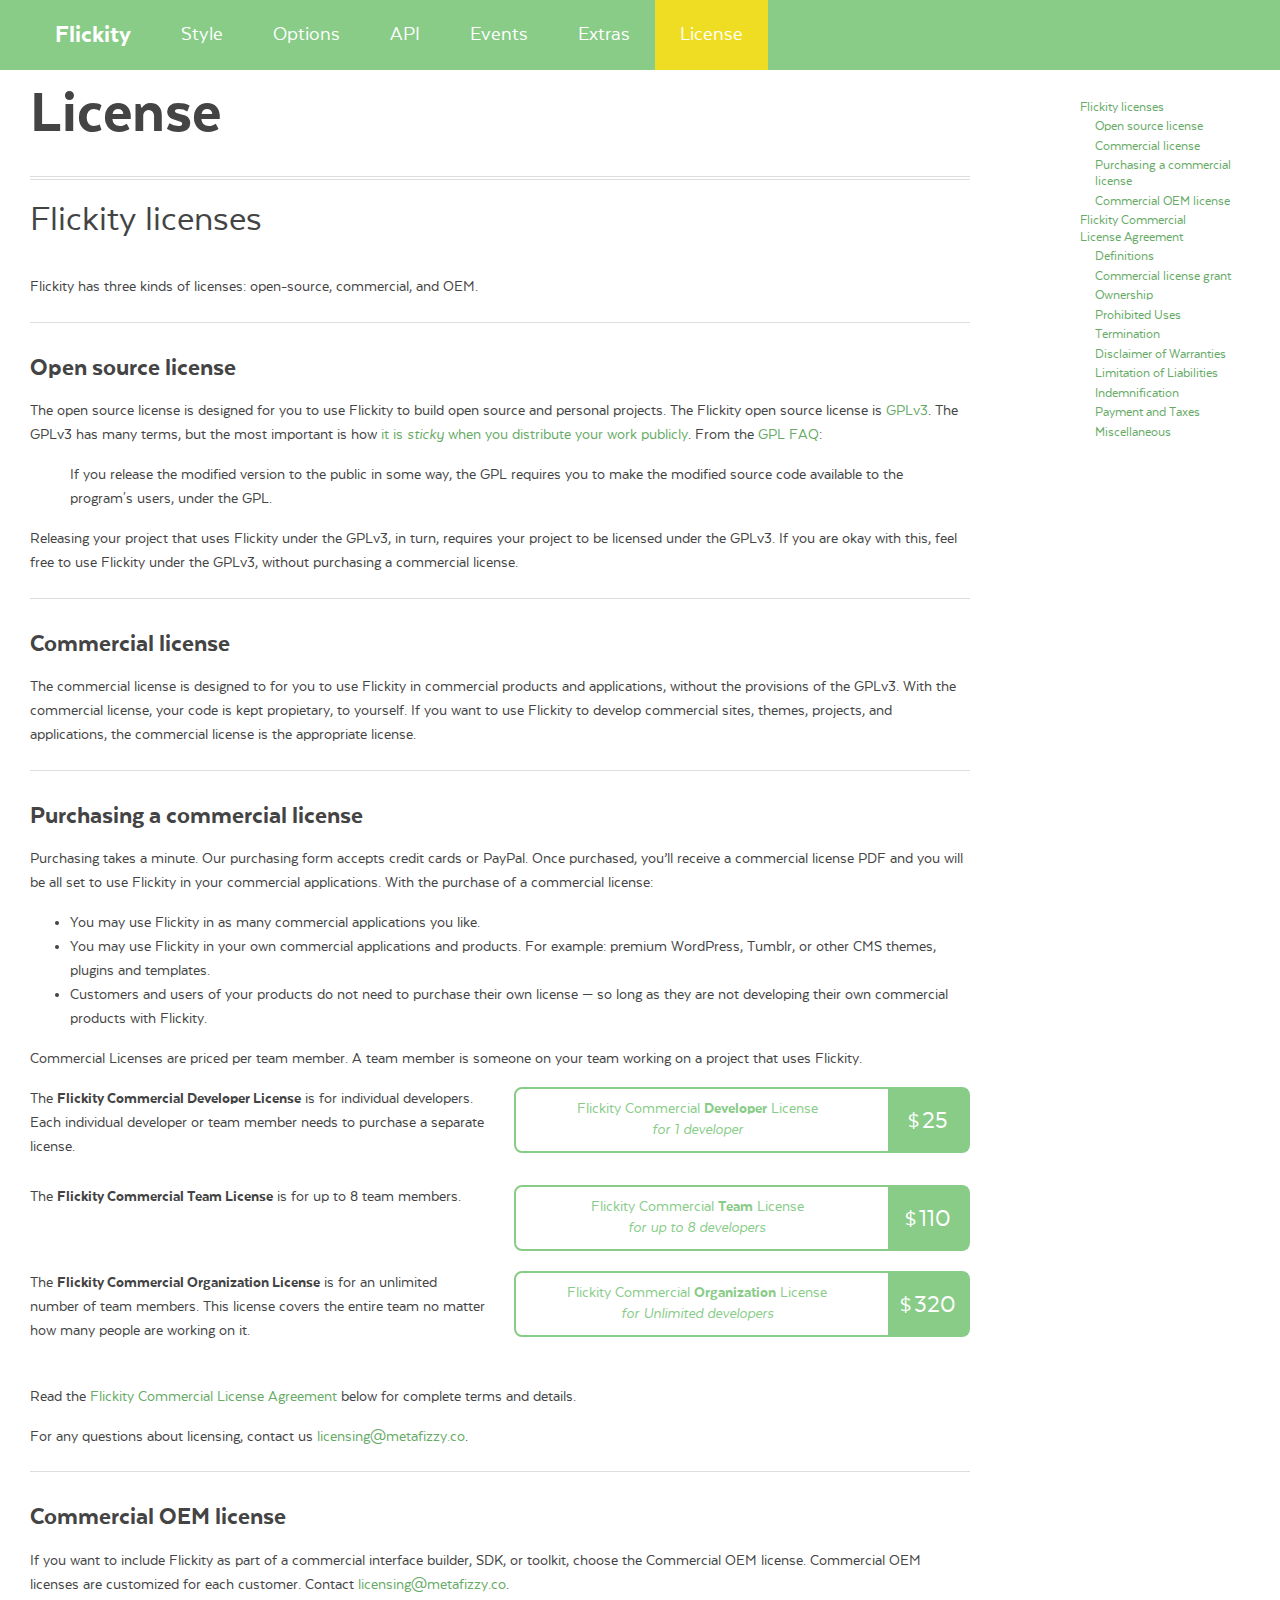
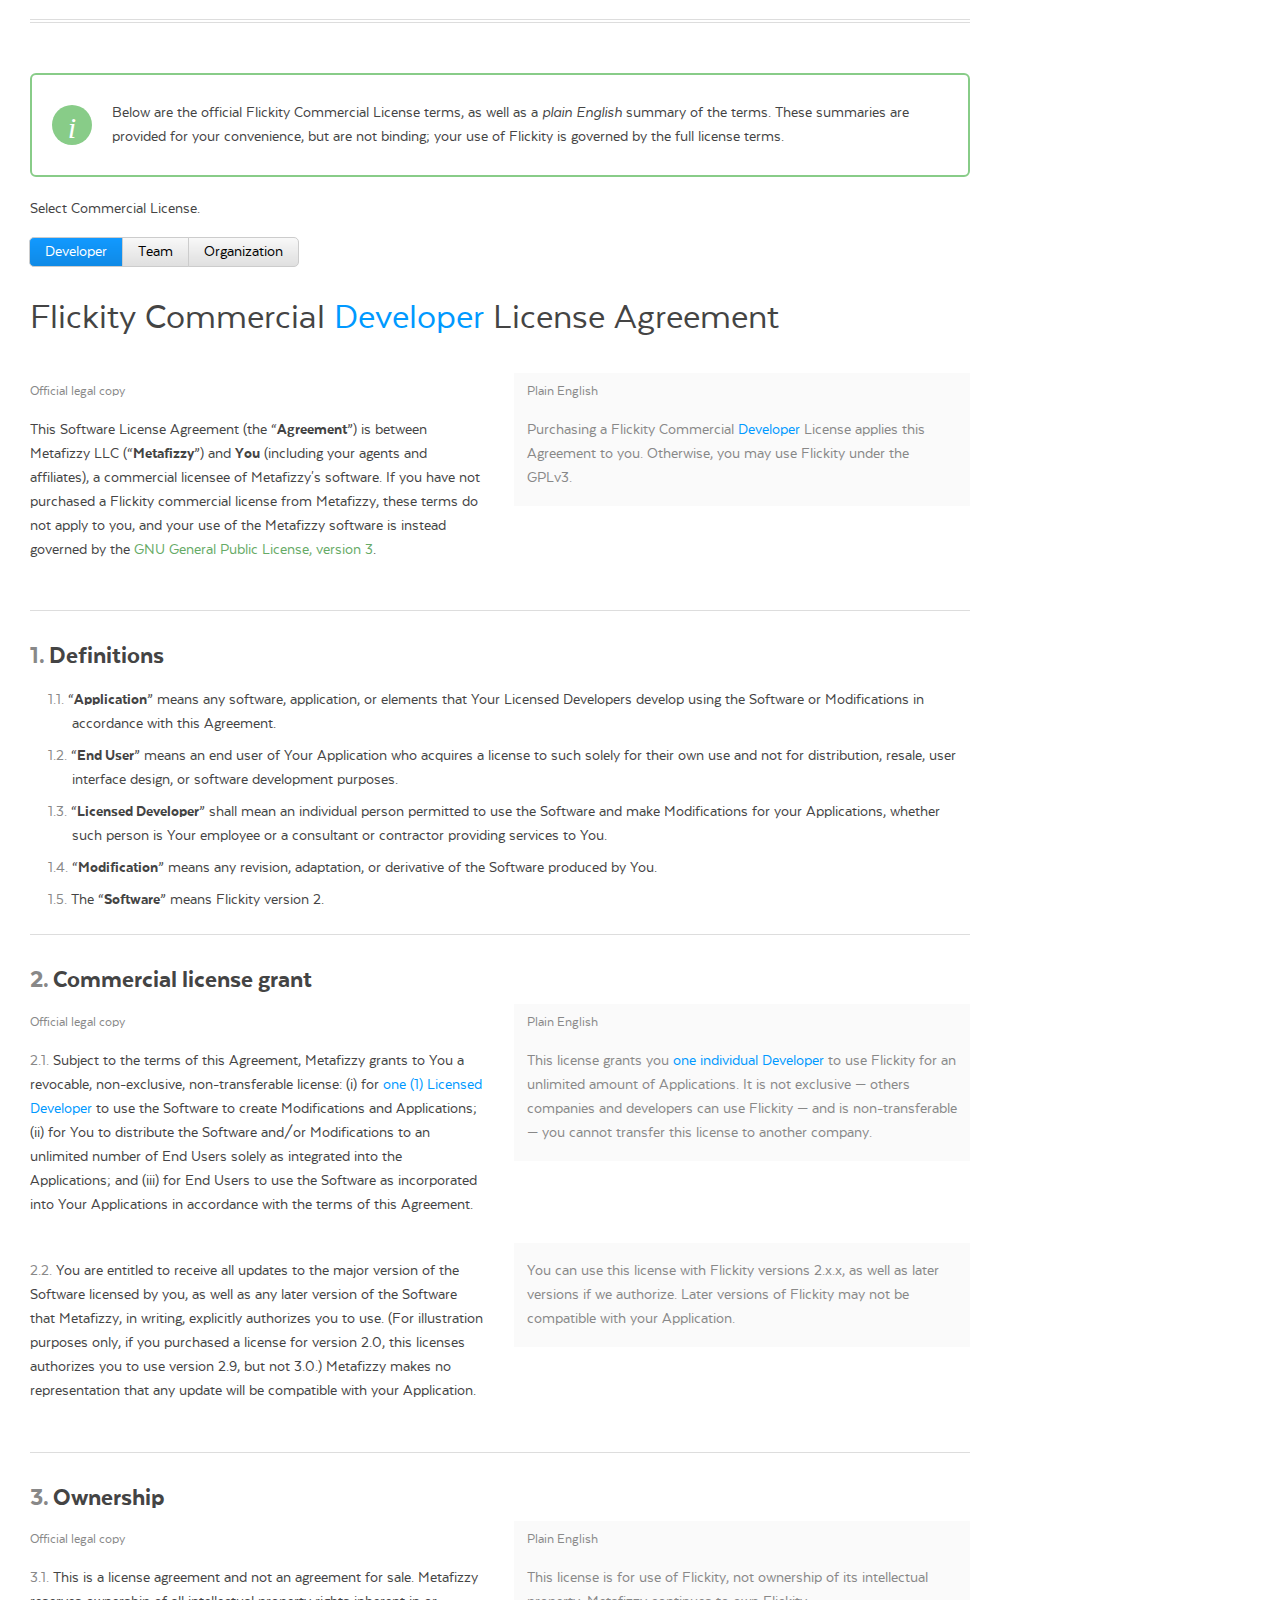
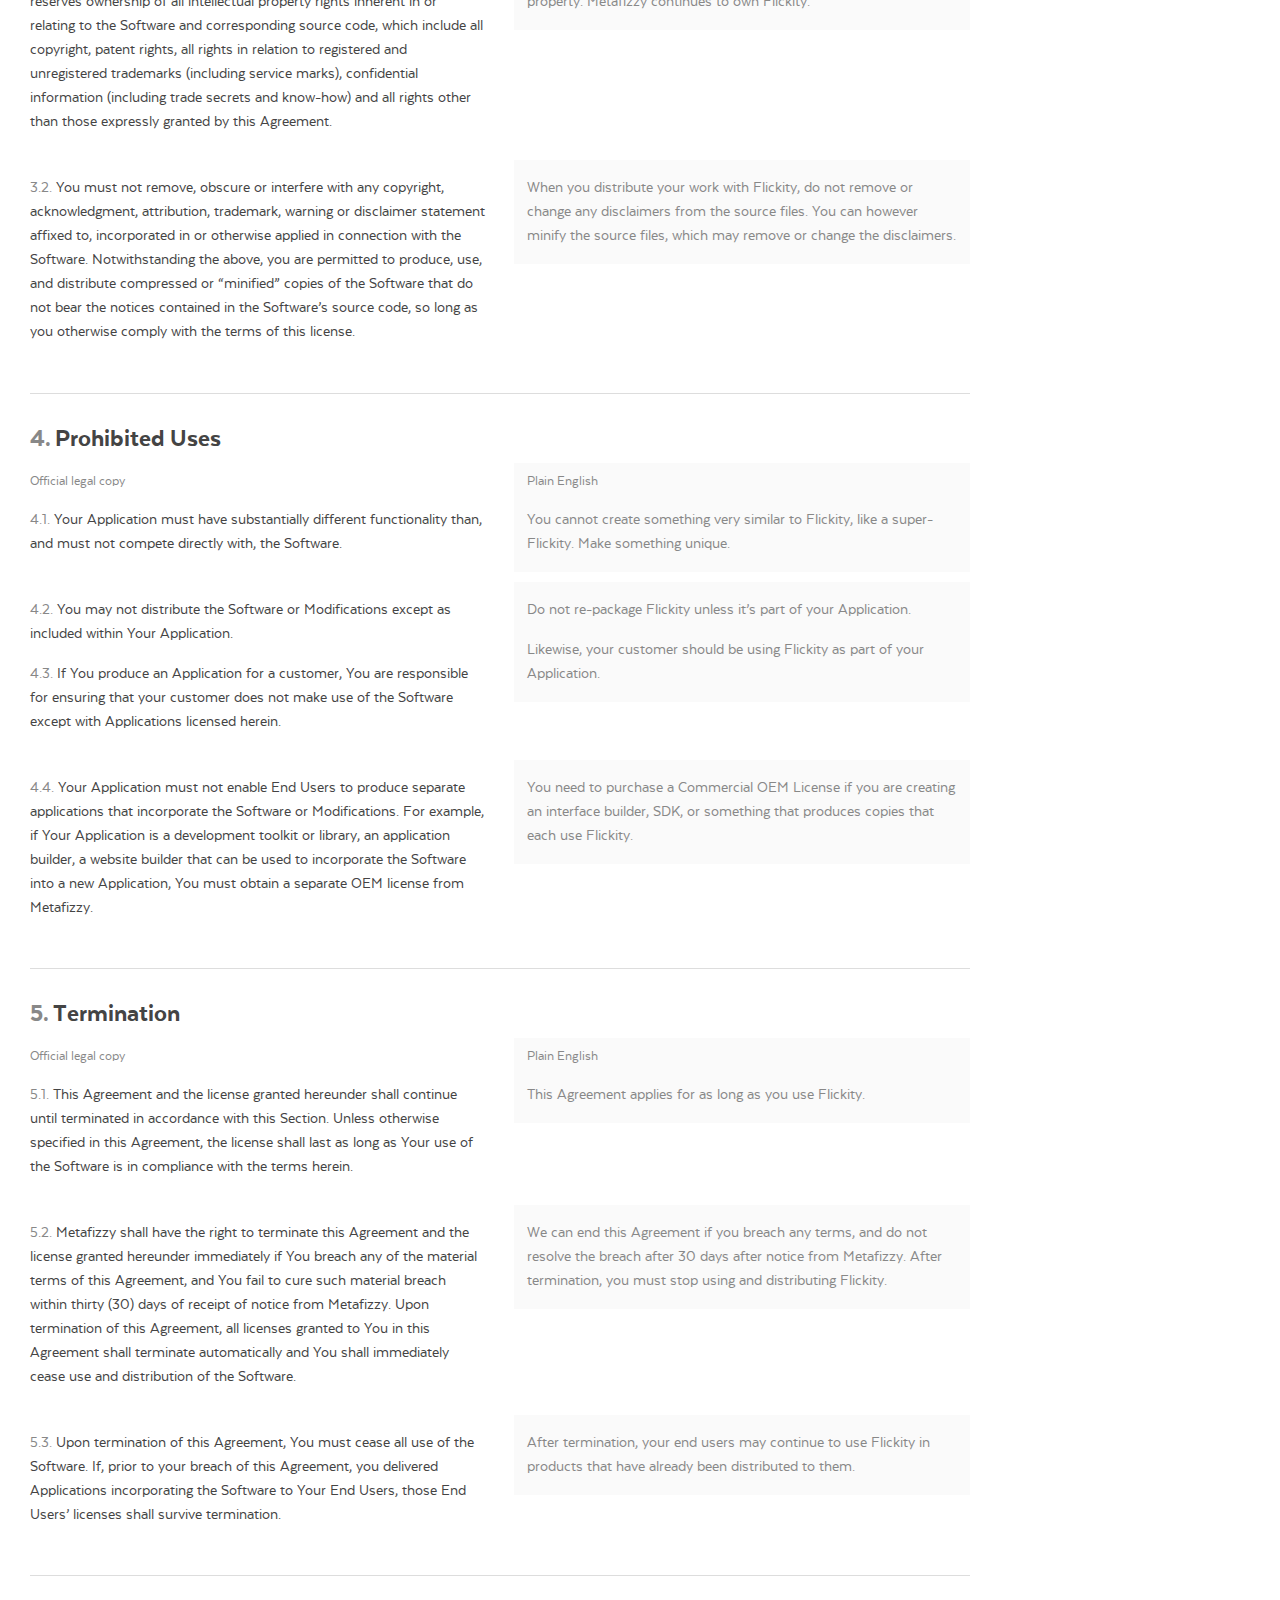
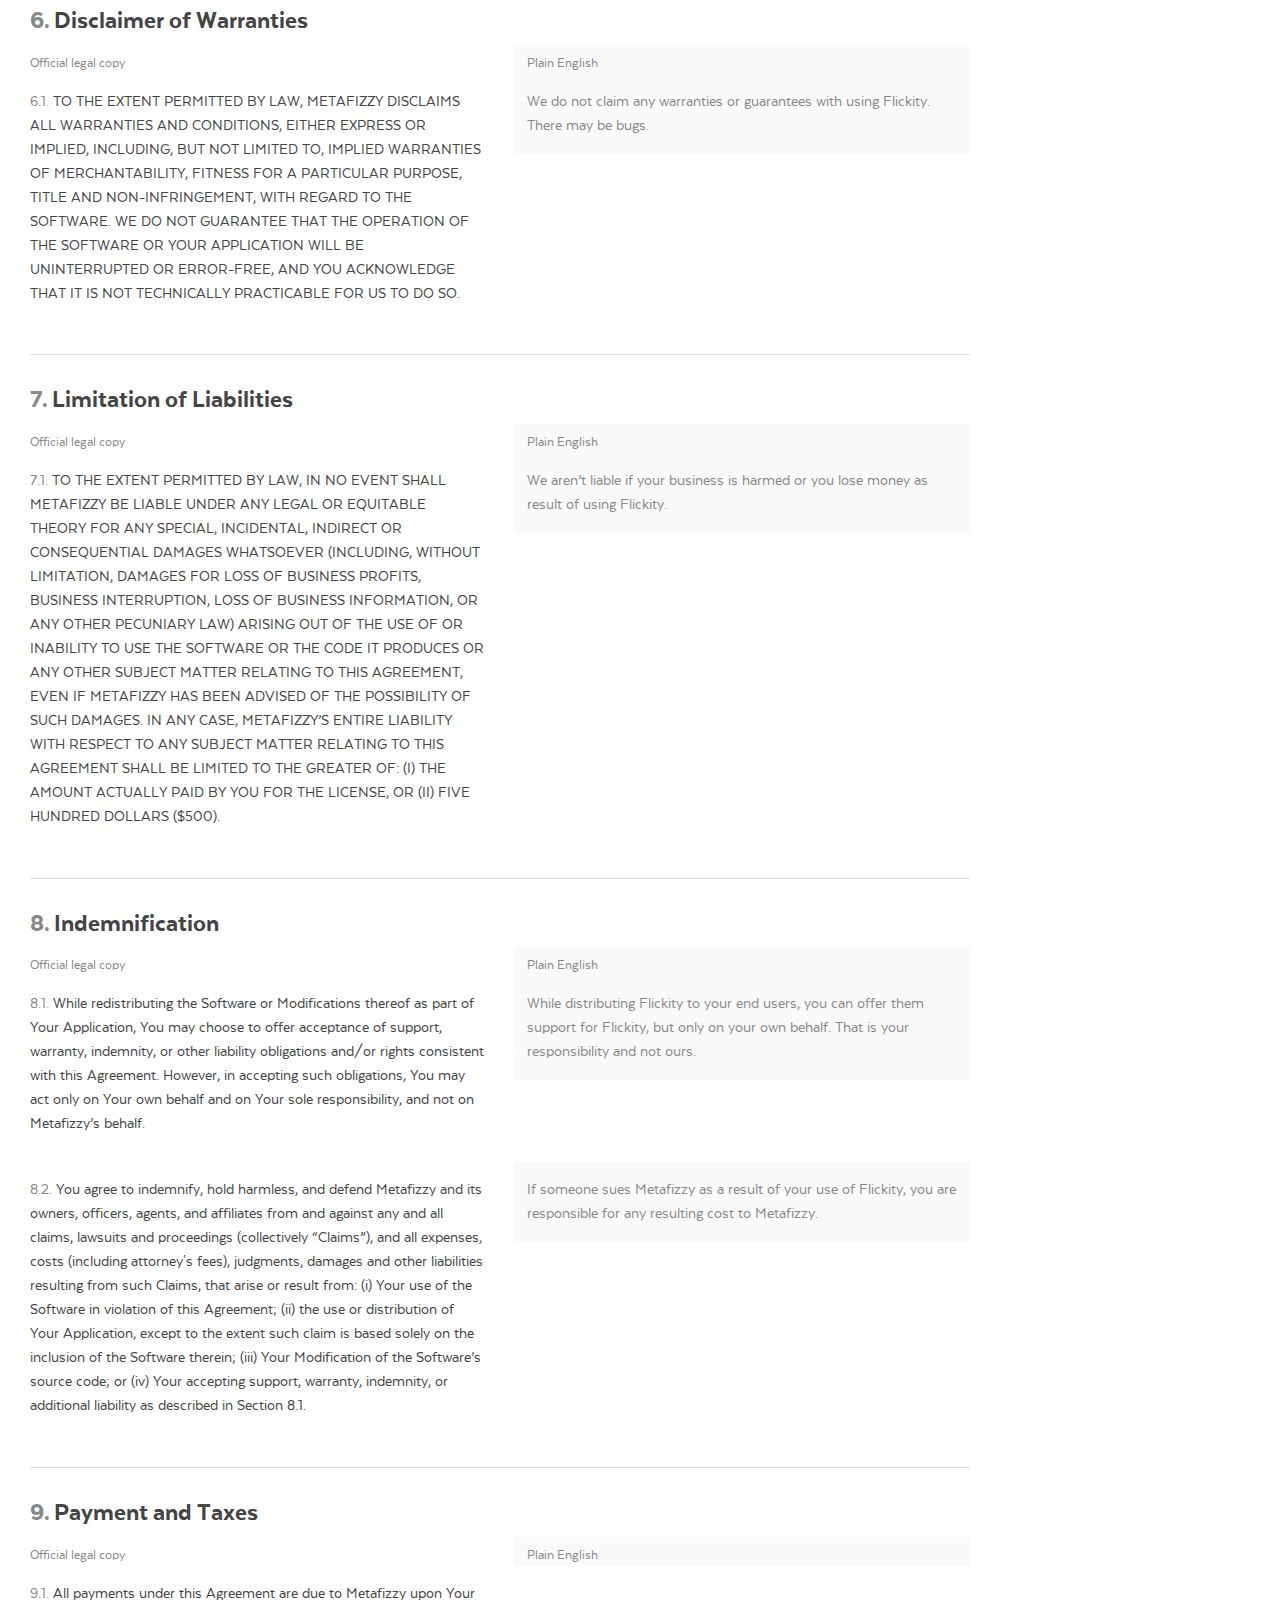
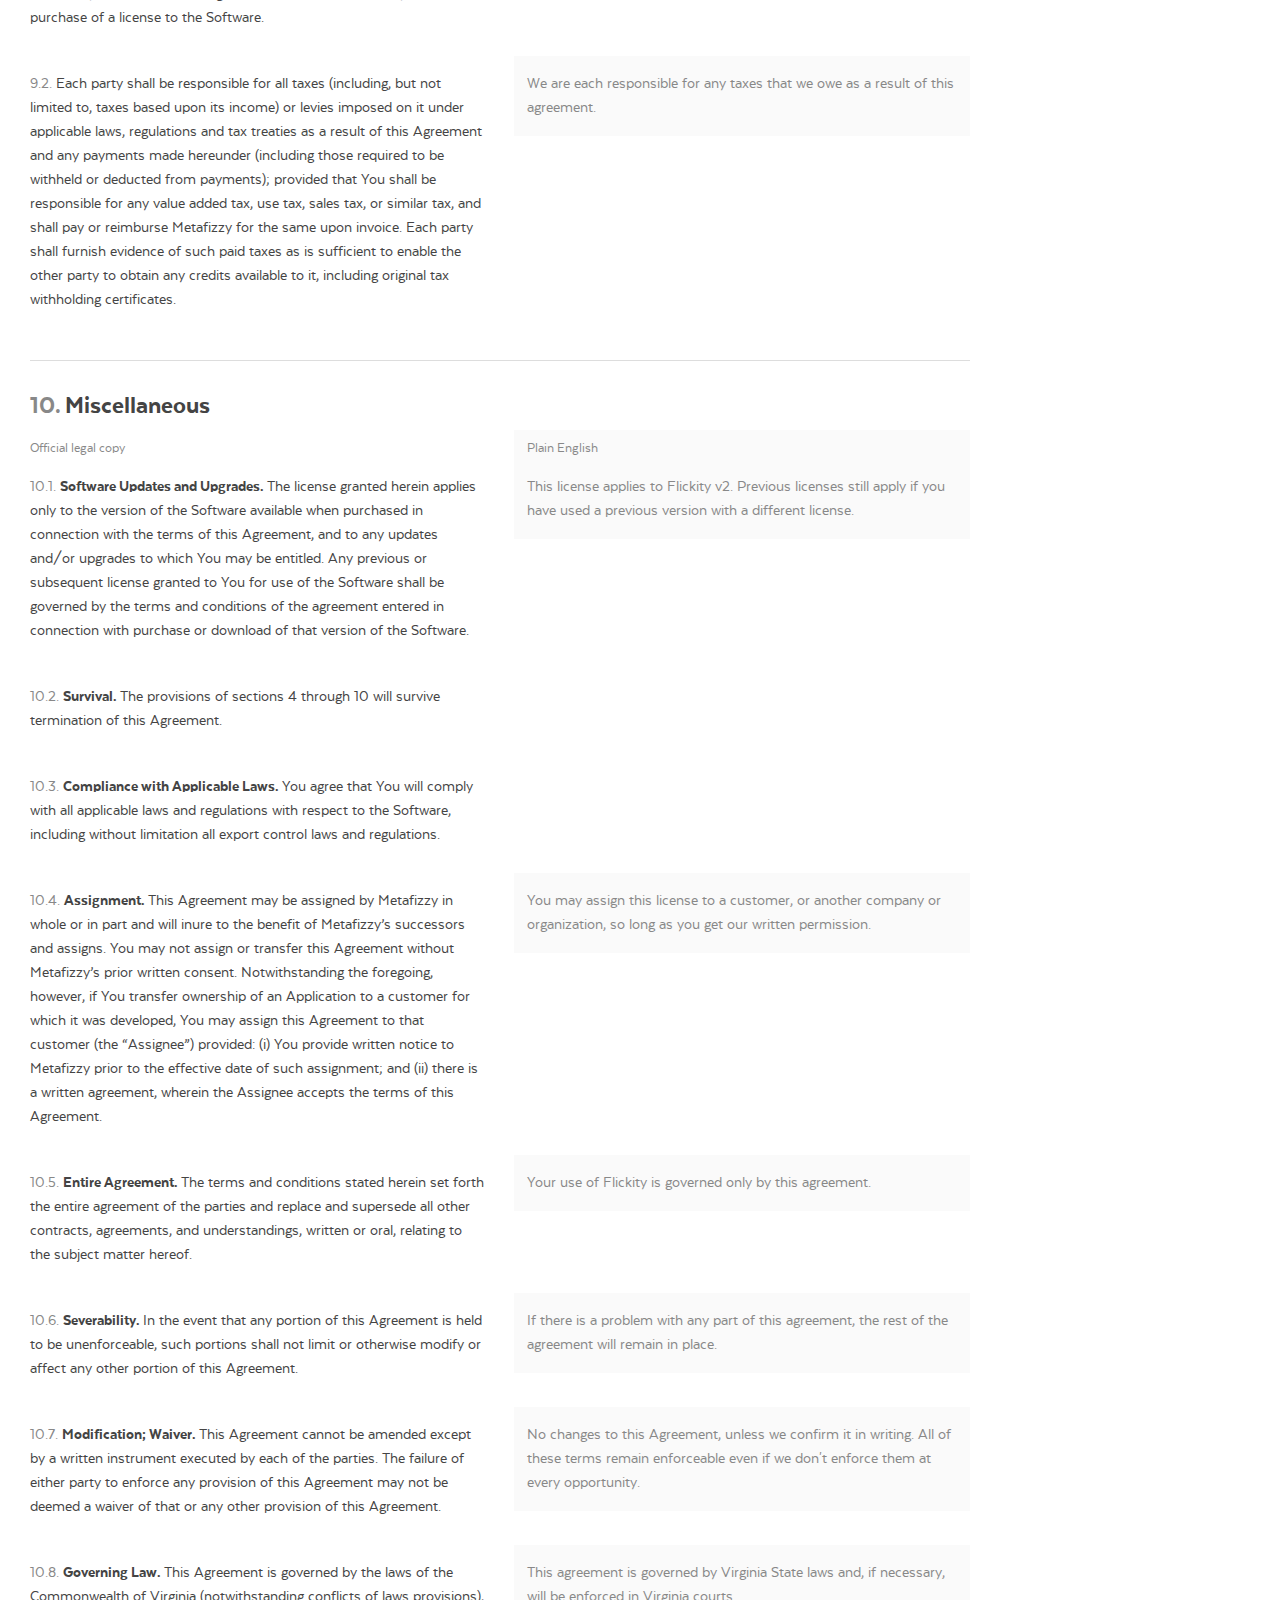
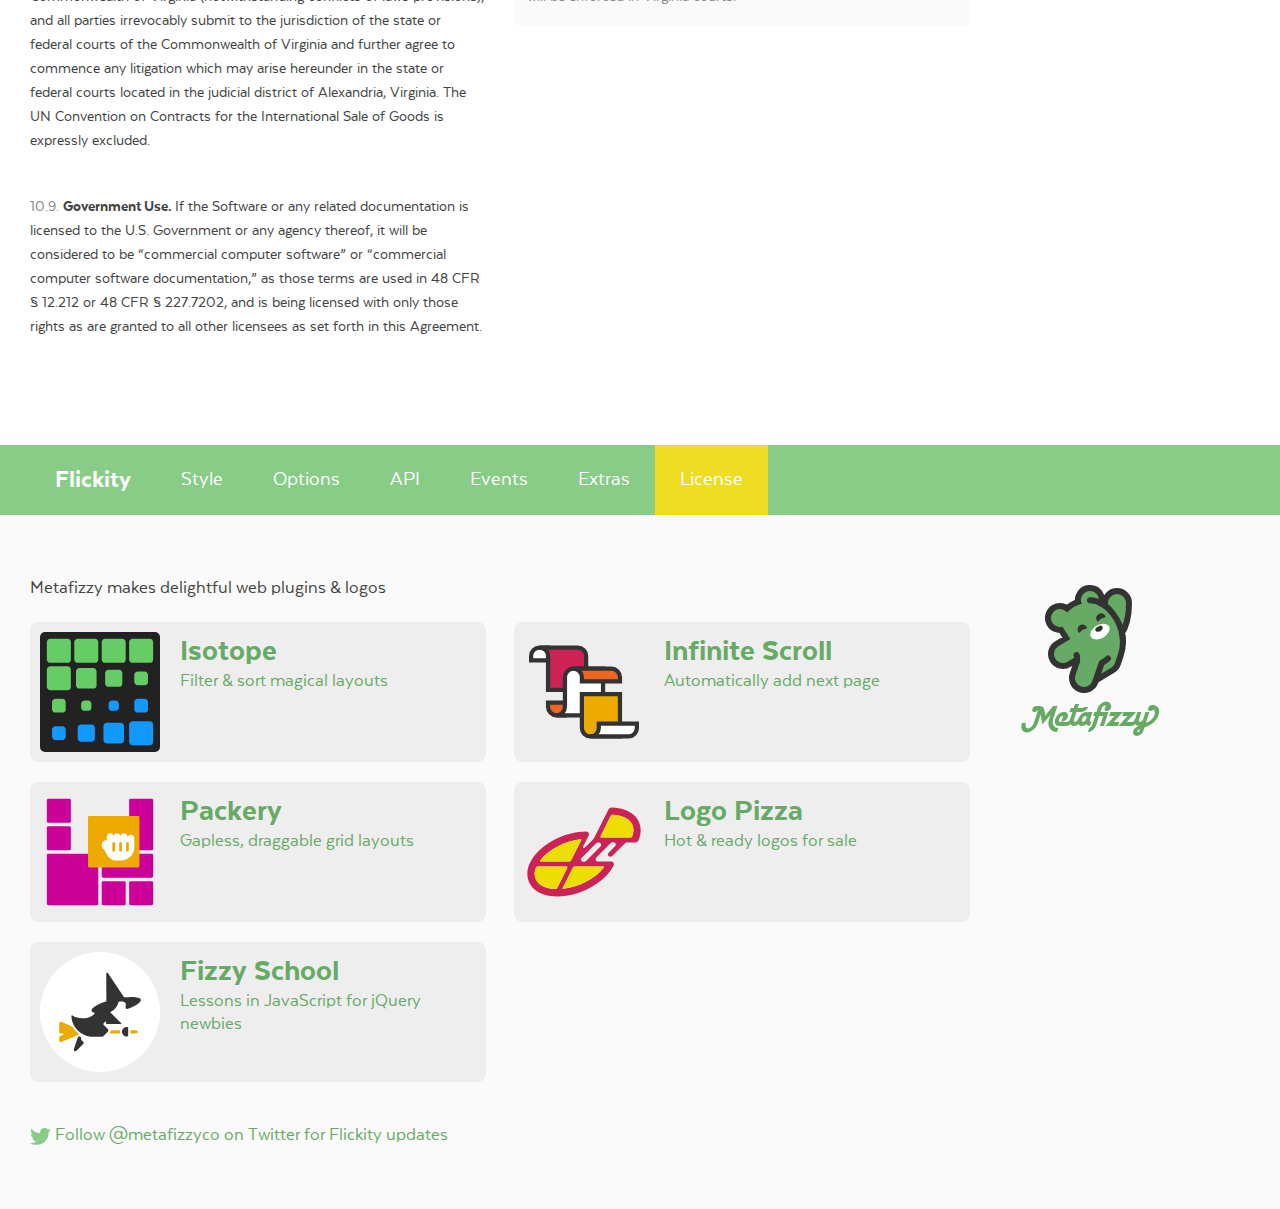
<file: flickity-docs/docs/license.html>
<!DOCTYPE html><html lang="en" class="export"><head>
  <meta charset="utf-8">
  <meta name="description" content="Touch, responsive, flickable carousels">
  <meta name="viewport" content="width=device-width">

  <title>Flickity · License</title>

    <link rel="stylesheet" href="css/flickity-docs.css?6" media="screen">

  <meta name="twitter:card" content="summary">
  <meta name="twitter:site" content="@metafizzyco">
  <meta name="twitter:url" content="https://flickity.metafizzy.co/license.html">
  <meta name="twitter:title" content="Flickity License">
  <meta name="twitter:description" content="Touch, responsive, flickable carousels">

</head>
<body class="page--license">


<nav class="site-nav">
  <div class="container">
    <ul class="site-nav__list">
      <li class="site-nav__item site-nav__item--homepage"><a href=".">Flickity</a></li>
      <li class="site-nav__item site-nav__item--style"><a href="style.html">Style</a></li>
      <li class="site-nav__item site-nav__item--options"><a href="options.html">Options</a></li>
      <li class="site-nav__item site-nav__item--api"><a href="api.html">API</a></li>
      <li class="site-nav__item site-nav__item--events"><a href="events.html">Events</a></li>
      <li class="site-nav__item site-nav__item--extras"><a href="extras.html">Extras</a></li>
      <li class="site-nav__item site-nav__item--license"><a href="license.html">License</a></li>
    </ul>
  </div>
</nav>


<div class="main">
  <div class="container">
      <h1 class="page-title">License</h1>


    <ul class="page-nav" data-js="page-nav">
<li class="page-nav__item page-nav__item--h2"><a href="#flickity-licenses">Flickity licenses</a></li>
<li class="page-nav__item page-nav__item--h3"><a href="#open-source-license">Open source license</a></li>
<li class="page-nav__item page-nav__item--h3"><a href="#commercial-license">Commercial license</a></li>
<li class="page-nav__item page-nav__item--h3"><a href="#purchasing-a-commercial-license">Purchasing a commercial license</a></li>
<li class="page-nav__item page-nav__item--h3"><a href="#commercial-oem-license">Commercial OEM license</a></li>
<li class="page-nav__item page-nav__item--h2"><a href="#flickity-commercial-license-agreement">Flickity Commercial License&nbsp;Agreement</a></li>
<li class="page-nav__item page-nav__item--h3"><a href="#definitions">Definitions</a></li>
<li class="page-nav__item page-nav__item--h3"><a href="#commercial-license-grant">Commercial license grant</a></li>
<li class="page-nav__item page-nav__item--h3"><a href="#ownership">Ownership</a></li>
<li class="page-nav__item page-nav__item--h3"><a href="#prohibited-uses">Prohibited Uses</a></li>
<li class="page-nav__item page-nav__item--h3"><a href="#termination">Termination</a></li>
<li class="page-nav__item page-nav__item--h3"><a href="#disclaimer-of-warranties">Disclaimer of Warranties</a></li>
<li class="page-nav__item page-nav__item--h3"><a href="#limitation-of-liabilities">Limitation of Liabilities</a></li>
<li class="page-nav__item page-nav__item--h3"><a href="#indemnification">Indemnification</a></li>
<li class="page-nav__item page-nav__item--h3"><a href="#payment-and-taxes">Payment and Taxes</a></li>
<li class="page-nav__item page-nav__item--h3"><a href="#miscellaneous">Miscellaneous</a></li>
</ul>


<h2 id="flickity-licenses">Flickity licenses</h2>

<p>Flickity has three kinds of licenses: open-source, commercial, and OEM.</p>


<h3 id="open-source-license">Open source license</h3>

<p>The open source license is designed for you to use Flickity to build open source and personal projects. The Flickity open source license is <a href="https://www.gnu.org/licenses/gpl-3.0.html">GPLv3</a>. The GPLv3 has many terms, but the most important is how <a href="https://www.gnu.org/licenses/gpl-3.0.html#section5">it is <em>sticky</em> when you distribute your work publicly</a>. From the <a href="https://www.gnu.org/licenses/gpl-faq.html#GPLRequireSourcePostedPublic">GPL FAQ</a>:</p>

<blockquote>
  <p>If you release the modified version to the public in some way, the GPL requires you to make the modified source code available to the program's users, under the GPL.</p>
</blockquote>

<p>Releasing your project that uses Flickity under the GPLv3, in turn, requires your project to be licensed under the GPLv3. If you are okay with this, feel free to use Flickity under the GPLv3, without purchasing a commercial license.</p>


<h3 id="commercial-license">Commercial license</h3>

<p>The commercial license is designed to for you to use Flickity in commercial products and applications, without the provisions of the GPLv3. With the commercial license, your code is kept propietary, to yourself. If you want to use Flickity to develop commercial sites, themes, projects, and applications, the commercial license is the appropriate license.</p>


<h3 id="purchasing-a-commercial-license">Purchasing a commercial license</h3>

<p>Purchasing takes a minute. Our purchasing form accepts credit cards or PayPal. Once purchased, you’ll receive a commercial license PDF and you will be all set to use Flickity in your commercial applications. With the purchase of a commercial license:</p>

<ul>
  <li>You may use Flickity in as many commercial applications you like.</li>
  <li>You may use Flickity in your own commercial applications and products. For example: premium WordPress, Tumblr, or other CMS themes, plugins and templates.</li>
  <li>Customers and users of your products do not need to purchase their own license — so long as they are not developing their own commercial products with Flickity.</li>
</ul>

<p>Commercial Licenses are priced per team member. A team member is someone on your team working on a project that uses Flickity.</p>

<div class="duo">
  <div class="duo__cell duo__cell--license-option">
    <p>The <strong>Flickity Commercial Developer License</strong> is for individual developers. Each individual developer or team member needs to purchase a separate license.</p>
  </div>
  <div class="duo__cell">
      <a class="buy-button" href="https://gum.co/flickity-dev">
        <span class="buy-button__project">Flickity Commercial</span>
        <span class="buy-button__title">Developer</span>
        <span class="buy-button__license">License</span>
        <span class="buy-button__for">for 1 developer</span>
        <span class="buy-button__price">
          <span class="buy-button__price__dollar">$</span><span class="buy-button__price__value">25</span>
        </span>
      </a>
  </div>
</div>

<div class="duo">
  <div class="duo__cell duo__cell--license-option">
    <p>The <strong>Flickity Commercial Team License</strong> is for up to 8 team members.</p>
  </div>
  <div class="duo__cell">
      <a class="buy-button" href="https://gum.co/flickity-team">
        <span class="buy-button__project">Flickity Commercial</span>
        <span class="buy-button__title">Team</span>
        <span class="buy-button__license">License</span>
        <span class="buy-button__for">for up to 8 developers</span>
        <span class="buy-button__price">
          <span class="buy-button__price__dollar">$</span><span class="buy-button__price__value">110</span>
        </span>
      </a>
  </div>
</div>

<div class="duo">
  <div class="duo__cell duo__cell--license-option">
    <p>The <strong>Flickity Commercial Organization License</strong> is for an unlimited number of team members. This license covers the entire team no matter how many people are working on it.</p>
  </div>
  <div class="duo__cell">
      <a class="buy-button" href="https://gum.co/flickity-org">
        <span class="buy-button__project">Flickity Commercial</span>
        <span class="buy-button__title">Organization</span>
        <span class="buy-button__license">License</span>
        <span class="buy-button__for">for Unlimited developers</span>
        <span class="buy-button__price">
          <span class="buy-button__price__dollar">$</span><span class="buy-button__price__value">320</span>
        </span>
      </a>
  </div>
</div>

<p>Read the <a href="#flickity-commercial-license-agreement">Flickity Commercial License Agreement</a> below for complete terms and details.</p>

<p>For any questions about licensing, contact us <a href="mailto:licensing@metafizzy.co">licensing@metafizzy.co</a>.</p>


<h3 id="commercial-oem-license">Commercial OEM license</h3>

<p>If you want to include Flickity as part of a commercial interface builder, SDK, or toolkit, choose the Commercial OEM license. Commercial OEM licenses are customized for each customer. Contact <a href="mailto:licensing@metafizzy.co">licensing@metafizzy.co</a>.</p>


<div class="commercial-license-agreement" data-js="commercial-license-agreement">

  <h2 id="flickity-commercial-license-agreement">Flickity Commercial License&nbsp;Agreement</h2>

  <div class="call-out call-out--chill">
    <p>Below are the official Flickity Commercial License terms, as well as a <em>plain English</em> summary of the terms. These summaries are provided for your convenience, but are not binding; your use of Flickity is governed by the full license terms.</p>
  </div>

  <p>Select Commercial License.</p>

  <div class="button-group button-row">
    <button class="button button--developer is-selected" data-license-option="developer">Developer</button>
    <button class="button button--team" data-license-option="team">Team</button>
    <button class="button button--organization" data-license-option="organization">Organization</button>
  </div>

  <div class="duo duo--legal duo--legal--first">
    <div class="duo__cell duo--legal__official">
      <p id="agreement-p1">This Software License Agreement (the “<strong>Agreement</strong>”) is between Metafizzy LLC (“<strong>Metafizzy</strong>”) and <strong>You</strong> (including your agents and affiliates), a commercial licensee of Metafizzy's software. If you have not purchased a Flickity commercial license from Metafizzy, these terms do not apply to you, and your use of the Metafizzy software is instead governed by the <a href="https://www.gnu.org/licenses/gpl-3.0.html">GNU General Public License, version 3</a>.</p>
    </div>
    <div class="duo__cell duo--legal__plain">
      <p>Purchasing a Flickity Commercial <span data-license-property="title"></span> License applies this Agreement to you. Otherwise, you may use Flickity under the GPLv3.</p>
    </div>
  </div>

  <h3 id="definitions">Definitions</h3>

  <ol class="cla__definitions-list">
    <li>“<strong>Application</strong>” means any software, application, or elements that Your Licensed Developers develop using the Software or Modifications in accordance with this Agreement.</li>
    <li>“<strong>End User</strong>” means an end user of Your Application who acquires a license to such solely for their own use and not for distribution, resale, user interface design, or software development purposes.</li>
    <li>“<strong>Licensed Developer</strong>” shall mean an individual person permitted to use the Software and make Modifications for your Applications, whether such person is Your employee or a consultant or contractor providing services to You. </li>
    <li>“<strong>Modification</strong>” means any revision, adaptation, or derivative of the Software produced by You.</li>
    <li>The “<strong>Software</strong>” means Flickity version 2.</li>
  </ol>

  <h3 id="commercial-license-grant">Commercial license grant</h3>

  <div class="duo duo--legal duo--legal--first">
    <div class="duo__cell duo--legal__official">
      <p id="grant-p1" class="cla__part">Subject to the terms of this Agreement, Metafizzy grants to You a revocable, non-exclusive, non-transferable license: (i) for <span data-license-property="for-official">one (1) Licensed Developer</span> to use the Software to create Modifications and Applications; (ii) for You to distribute the Software and/or Modifications to an unlimited number of End Users solely as integrated into the Applications; and (iii) for End Users to use the Software as incorporated into Your Applications in accordance with the terms of this Agreement.</p>
    </div>
    <div class="duo__cell duo--legal__plain">
      <p>This license grants you <span data-license-property="for-plain">one individual Developer</span> to use Flickity for an unlimited amount of Applications. It is not exclusive — others companies and developers can use Flickity — and is non-transferable — you cannot transfer this license to another company.</p>
    </div>
  </div>

  <div class="duo duo--legal">
    <div class="duo__cell duo--legal__official">
      <p id="grant-p2" class="cla__part">You are entitled to receive all updates to the major version of the Software licensed by you, as well as any later version of the Software that Metafizzy, in writing, explicitly authorizes you to use. (For illustration purposes only, if you purchased a license for version 2.0, this licenses authorizes you to use version 2.9, but not 3.0.) Metafizzy makes no representation that any update will be compatible with your Application.</p>
    </div>
    <div class="duo__cell duo--legal__plain">
      <p>You can use this license with Flickity versions 2.x.x, as well as later versions if we authorize. Later versions of Flickity may not be compatible with your Application.</p>
    </div>
  </div>

  <h3 id="ownership">Ownership</h3>

  <div class="duo duo--legal duo--legal--first">
    <div class="duo__cell duo--legal__official">
      <p id="ownership-p1" class="cla__part">This is a license agreement and not an agreement for sale. Metafizzy reserves ownership of all intellectual property rights inherent in or relating to the Software and corresponding source code, which include all copyright, patent rights, all rights in relation to registered and unregistered trademarks (including service marks), confidential information (including trade secrets and know-how) and all rights other than those expressly granted by this Agreement.</p>
    </div>
    <div class="duo__cell duo--legal__plain">
      <p>This license is for use of Flickity, not ownership of its intellectual property. Metafizzy continues to own Flickity.</p>
    </div>
  </div>

  <div class="duo duo--legal">
    <div class="duo__cell duo--legal__official">
      <p id="ownership-p2" class="cla__part">You must not remove, obscure or interfere with any copyright, acknowledgment, attribution, trademark, warning or disclaimer statement affixed to, incorporated in or otherwise applied in connection with the Software. Notwithstanding the above, you are permitted to produce, use, and distribute compressed or “minified” copies of the Software that do not bear the notices contained in the Software’s source code, so long as you otherwise comply with the terms of this license.</p>
    </div>
    <div class="duo__cell duo--legal__plain">
      <p>When you distribute your work with Flickity, do not remove or change any disclaimers from the source files. You can however minify the source files, which may remove or change the disclaimers.</p>
    </div>
  </div>

  <h3 id="prohibited-uses">Prohibited Uses</h3>

  <div class="duo duo--legal duo--legal--first">
    <div class="duo__cell duo--legal__official">
      <p id="prohibited-p1" class="cla__part">Your Application must have substantially different functionality than, and must not compete directly with, the Software.</p>
    </div>
    <div class="duo__cell duo--legal__plain">
      <p>You cannot create something very similar to Flickity, like a super-Flickity. Make something unique.</p>
    </div>
  </div>

  <div class="duo duo--legal">
    <div class="duo__cell duo--legal__official">
      <p id="prohibited-p2" class="cla__part">You may not distribute the Software or Modifications except as included within Your Application.</p> 
      <p id="prohibited-p3" class="cla__part">If You produce an Application for a customer, You are responsible for ensuring that your customer does not make use of the Software except with Applications licensed herein.</p>
    </div>
    <div class="duo__cell duo--legal__plain">
      <p>Do not re-package Flickity unless it’s part of your Application.</p>
      <p>Likewise, your customer should be using Flickity as part of your Application.</p>
    </div>
  </div>

  <div class="duo duo--legal">
    <div class="duo__cell duo--legal__official">
      <p id="prohibited-p4" class="cla__part">Your Application must not enable End Users to produce separate applications that incorporate the Software or Modifications. For example, if Your Application is a development toolkit or library, an application builder, a website builder that can be used to incorporate the Software into a new Application, You must obtain a separate OEM license from Metafizzy.</p>
    </div>
    <div class="duo__cell duo--legal__plain">
      <p>You need to purchase a Commercial OEM License if you are creating an interface builder, SDK, or something that produces copies that each use Flickity.</p>
    </div>
  </div>

  <h3 id="termination">Termination</h3>

  <div class="duo duo--legal  duo--legal--first">
    <div class="duo__cell duo--legal__official">
      <p id="termination-p1" class="cla__part">This Agreement and the license granted hereunder shall continue until terminated in accordance with this Section. Unless otherwise specified in this Agreement, the license shall last as long as Your use of the Software is in compliance with the terms herein. </p>
    </div>
    <div class="duo__cell duo--legal__plain">
      <p>This Agreement applies for as long as you use Flickity.</p>
    </div>
  </div>

  <div class="duo duo--legal">
    <div class="duo__cell duo--legal__official">
      <p id="termination-p2" class="cla__part">Metafizzy shall have the right to terminate this Agreement and the license granted hereunder immediately if You breach any of the material terms of this Agreement, and You fail to cure such material breach within thirty (30) days of receipt of notice from Metafizzy. Upon termination of this Agreement, all licenses granted to You in this Agreement shall terminate automatically and You shall immediately cease use and distribution of the Software.</p>
    </div>
    <div class="duo__cell duo--legal__plain">
      <p>We can end this Agreement if you breach any terms, and do not resolve the breach after 30 days after notice from Metafizzy. After termination, you must stop using and distributing Flickity.</p>
    </div>
  </div>

  <div class="duo duo--legal">
    <div class="duo__cell duo--legal__official">
      <p id="termination-p3" class="cla__part">Upon termination of this Agreement, You must cease all use of the Software. If, prior to your breach of this Agreement, you delivered Applications incorporating the Software to Your End Users, those End Users’ licenses shall survive termination.</p>
    </div>
    <div class="duo__cell duo--legal__plain">
      <p>After termination, your end users may continue to use Flickity in products that have already been distributed to them.</p>
    </div>
  </div>

  <h3 id="disclaimer-of-warranties">Disclaimer of Warranties</h3>

  <div class="duo duo--legal duo--legal--first">
    <div class="duo__cell duo--legal__official">
      <p class="cla__part">TO THE EXTENT PERMITTED BY LAW, METAFIZZY DISCLAIMS ALL WARRANTIES AND CONDITIONS, EITHER EXPRESS OR IMPLIED, INCLUDING, BUT NOT LIMITED TO, IMPLIED WARRANTIES OF MERCHANTABILITY, FITNESS FOR A PARTICULAR PURPOSE, TITLE AND NON-INFRINGEMENT, WITH REGARD TO THE SOFTWARE. WE DO NOT GUARANTEE THAT THE OPERATION OF THE SOFTWARE OR YOUR APPLICATION WILL BE UNINTERRUPTED OR ERROR-FREE, AND YOU ACKNOWLEDGE THAT IT IS NOT TECHNICALLY PRACTICABLE FOR US TO DO SO.</p>
    </div>
    <div class="duo__cell duo--legal__plain">
      <p>We do not claim any warranties or guarantees with using Flickity. There may be bugs.</p>
    </div>
  </div>

  <h3 id="limitation-of-liabilities">Limitation of Liabilities</h3>

  <div class="duo duo--legal duo--legal--first">
    <div class="duo__cell duo--legal__official">
      <p class="cla__part">TO THE EXTENT PERMITTED BY LAW, IN NO EVENT SHALL METAFIZZY BE LIABLE UNDER ANY LEGAL OR EQUITABLE THEORY FOR ANY SPECIAL, INCIDENTAL, INDIRECT OR CONSEQUENTIAL DAMAGES WHATSOEVER (INCLUDING, WITHOUT LIMITATION, DAMAGES FOR LOSS OF BUSINESS PROFITS, BUSINESS INTERRUPTION, LOSS OF BUSINESS INFORMATION, OR ANY OTHER PECUNIARY LAW) ARISING OUT OF THE USE OF OR INABILITY TO USE THE SOFTWARE OR THE CODE IT PRODUCES OR ANY OTHER SUBJECT MATTER RELATING TO THIS AGREEMENT, EVEN IF METAFIZZY HAS BEEN ADVISED OF THE POSSIBILITY OF SUCH DAMAGES. IN ANY CASE, METAFIZZY’S ENTIRE LIABILITY WITH RESPECT TO ANY SUBJECT MATTER RELATING TO THIS AGREEMENT SHALL BE LIMITED TO THE GREATER OF: (I) THE AMOUNT ACTUALLY PAID BY YOU FOR THE LICENSE, OR (II) FIVE HUNDRED DOLLARS ($500).</p>
    </div>
    <div class="duo__cell duo--legal__plain">
      <p>We aren’t liable if your business is harmed or you lose money as
  result of using Flickity.</p>
    </div>
  </div>

  <h3 id="indemnification">Indemnification</h3>

  <div class="duo duo--legal duo--legal--first">
    <div class="duo__cell duo--legal__official">
      <p class="cla__part">While redistributing the Software or Modifications thereof as part of Your Application, You may choose to offer acceptance of support, warranty, indemnity, or other liability obligations and/or rights consistent with this Agreement. However, in accepting such obligations, You may act only on Your own behalf and on Your sole responsibility, and not on Metafizzy’s behalf. </p>
    </div>
    <div class="duo__cell duo--legal__plain">
      <p>While distributing Flickity to your end users, you can offer them support for Flickity, but only on your own behalf. That is your responsibility and not ours.</p>
    </div>
  </div>

  <div class="duo duo--legal">
    <div class="duo__cell duo--legal__official">
      <p class="cla__part">You agree to indemnify, hold harmless, and defend Metafizzy and its owners, officers, agents, and affiliates from and against any and all claims, lawsuits and proceedings (collectively “Claims”), and all expenses, costs (including attorney's fees), judgments, damages and other liabilities resulting from such Claims, that arise or result from: (i) Your use of the Software in violation of this Agreement; (ii) the use or distribution of Your Application, except to the extent such claim is based solely on the inclusion of the Software therein; (iii) Your Modification of the Software’s source code; or (iv) Your accepting support, warranty, indemnity, or additional liability as described in Section 8.1.</p>
    </div>
    <div class="duo__cell duo--legal__plain">
      <p>If someone sues Metafizzy as a result of your use of Flickity, you are responsible for any resulting cost to Metafizzy.</p>
    </div>
  </div>

  <h3 id="payment-and-taxes">Payment and Taxes</h3>

  <div class="duo duo--legal duo--legal--first">
    <div class="duo__cell duo--legal__official">
      <p class="cla__part">All payments under this Agreement are due to Metafizzy upon Your purchase of a license to the Software.</p>
    </div>
    <div class="duo__cell duo--legal__plain">
    </div>
  </div>

  <div class="duo duo--legal">
    <div class="duo__cell duo--legal__official">
      <p class="cla__part">Each party shall be responsible for all taxes (including, but not limited to, taxes based upon its income) or levies imposed on it under applicable laws, regulations and tax treaties as a result of this Agreement and any payments made hereunder (including those required to be withheld or deducted from payments); provided that You shall be responsible for any value added tax, use tax, sales tax, or similar tax,  and shall pay or reimburse Metafizzy for the same upon invoice. Each party shall furnish evidence of such paid taxes as is sufficient to enable the other party to obtain any credits available to it, including original tax withholding certificates.</p>
    </div>
    <div class="duo__cell duo--legal__plain">
      <p>We are each responsible for any taxes that we owe as a result of this agreement.</p>
    </div>
  </div>

  <h3 id="miscellaneous">Miscellaneous</h3>

  <div class="duo duo--legal duo--legal--first">
    <div class="duo__cell duo--legal__official">
      <p class="cla__part"><strong>Software Updates and Upgrades.</strong> The license granted herein applies only to the version of the Software available when purchased in connection with the terms of this Agreement, and to any updates and/or upgrades to which You may be entitled. Any previous or subsequent license granted to You for use of the Software shall be governed by the terms and conditions of the agreement entered in connection with purchase or download of that version of the Software.</p>
    </div>
    <div class="duo__cell duo--legal__plain">
      <p>This license applies to Flickity v2. Previous licenses still apply if you have used a previous version with a different license.</p>
    </div>
  </div>

  <div class="duo duo--legal">
    <div class="duo__cell duo--legal__official">
      <p class="cla__part"><strong>Survival.</strong> The provisions of sections 4 through 10 will survive termination of this Agreement.</p>
    </div>
    <div class="duo__cell duo--legal__plain">
    </div>
  </div>

  <div class="duo duo--legal">
    <div class="duo__cell duo--legal__official">
      <p class="cla__part"><strong>Compliance with Applicable Laws.</strong> You agree that You will comply with all applicable laws and regulations with respect to the Software, including without limitation all export control laws and regulations.</p>
    </div>
    <div class="duo__cell duo--legal__plain">
    </div>
  </div>

  <div class="duo duo--legal">
    <div class="duo__cell duo--legal__official">
      <p class="cla__part"><strong>Assignment.</strong> This Agreement may be assigned by Metafizzy in whole or in part and will inure to the benefit of Metafizzy’s successors and assigns. You may not assign or transfer this Agreement without Metafizzy’s prior written consent. Notwithstanding the foregoing, however, if You transfer ownership of an Application to a customer for which it was developed, You may assign this Agreement to that customer (the “Assignee”) provided: (i) You provide written notice to Metafizzy prior to the effective date of such assignment; and (ii) there is a written agreement, wherein the Assignee accepts the terms of this Agreement.</p>
    </div>
    <div class="duo__cell duo--legal__plain">
      <p>You may assign this license to a customer, or another company or organization, so long as you get our written permission.</p>
    </div>
  </div>

  <div class="duo duo--legal">
    <div class="duo__cell duo--legal__official">
      <p class="cla__part"><strong>Entire Agreement.</strong> The terms and conditions stated herein set forth the entire agreement of the parties and replace and supersede all other contracts, agreements, and understandings, written or oral, relating to the subject matter hereof.</p>
    </div>
    <div class="duo__cell duo--legal__plain">
      <p>Your use of Flickity is governed only by this agreement.</p>
    </div>
  </div>

  <div class="duo duo--legal">
    <div class="duo__cell duo--legal__official">
      <p class="cla__part"><strong>Severability.</strong> In the event that any portion of this Agreement is held to be unenforceable, such portions shall not limit or otherwise modify or affect any other portion of this Agreement.</p>
    </div>
    <div class="duo__cell duo--legal__plain">
      <p>If there is a problem with any part of this agreement, the rest of the agreement will remain in place.</p>
    </div>
  </div>

  <div class="duo duo--legal">
    <div class="duo__cell duo--legal__official">
      <p class="cla__part"><strong>Modification; Waiver.</strong> This Agreement cannot be amended except by a written instrument executed by each of the parties. The failure of either party to enforce any provision of this Agreement may not be deemed a waiver of that or any other provision of this Agreement.</p>
    </div>
    <div class="duo__cell duo--legal__plain">
      <p>No changes to this Agreement, unless we confirm it in writing. All of these terms remain enforceable even if we don't enforce them at every opportunity.</p>
    </div>
  </div>

  <div class="duo duo--legal">
    <div class="duo__cell duo--legal__official">
      <p class="cla__part"><strong>Governing Law.</strong> This Agreement is governed by the laws of the Commonwealth of Virginia (notwithstanding conflicts of laws provisions), and all parties irrevocably submit to the jurisdiction of the state or federal courts of the Commonwealth of Virginia and further agree to commence any litigation which may arise hereunder in the state or federal courts located in the judicial district of Alexandria, Virginia. The UN Convention on Contracts for the International Sale of Goods is expressly excluded.</p>
    </div>
    <div class="duo__cell duo--legal__plain">
      <p>This agreement is governed by Virginia State laws and, if necessary, will be enforced in Virginia courts.</p>
    </div>
  </div>

  <div class="duo duo--legal">
    <div class="duo__cell duo--legal__official">
      <p class="cla__part"><strong>Government Use.</strong> If the Software or any related documentation is licensed to the U.S. Government or any agency thereof, it will be considered to be “commercial computer software” or “commercial computer software documentation,” as those terms are used in 48 CFR § 12.212 or 48 CFR § 227.7202, and is being licensed with only those rights as are granted to all other licensees as set forth in this Agreement.</p>
    </div>
    <div class="duo__cell duo--legal__plain">
    </div>
  </div>

</div> 

  </div>
</div>

<nav class="site-nav">
  <div class="container">
    <ul class="site-nav__list">
      <li class="site-nav__item site-nav__item--homepage"><a href=".">Flickity</a></li>
      <li class="site-nav__item site-nav__item--style"><a href="style.html">Style</a></li>
      <li class="site-nav__item site-nav__item--options"><a href="options.html">Options</a></li>
      <li class="site-nav__item site-nav__item--api"><a href="api.html">API</a></li>
      <li class="site-nav__item site-nav__item--events"><a href="events.html">Events</a></li>
      <li class="site-nav__item site-nav__item--extras"><a href="extras.html">Extras</a></li>
      <li class="site-nav__item site-nav__item--license"><a href="license.html">License</a></li>
    </ul>
  </div>
</nav>

<footer class="site-footer">

  <div class="container">

    <p class="site-footer__copy">Metafizzy makes delightful web plugins &amp; logos</p>

    <div class="showcase">
    
      <ul class="showcase-item-list">
          <li class="showcase-item">
            <a class="showcase-item__link" href="https://isotope.metafizzy.co">
              <div class="showcase-item__image">
                  <svg class="isotope-illo" xmlns="http://www.w3.org/2000/svg" viewBox="0 0 350 350" width="100" height="100">
                    <path class="isotope-illo__color1" fill="#6C6" d="M80 170H30c-6 0-10-5-10-10v-50c0-6 5-10 10-10h50c6 0 10 5 10 10v50C90 166 86 170 80 170z"></path>
                    <path class="isotope-illo__color1" fill="#6C6" d="M80 90H30c-6 0-10-5-10-10V30c0-6 5-10 10-10h50c6 0 10 5 10 10v50C90 86 86 90 80 90z"></path>
                    <path class="isotope-illo__color1" fill="#6C6" d="M160 90h-50c-6 0-10-5-10-10V30c0-6 5-10 10-10h50c6 0 10 5 10 10v50C170 86 166 90 160 90z"></path>
                    <path class="isotope-illo__color1" fill="#6C6" d="M240 90h-50c-6 0-10-5-10-10V30c0-6 5-10 10-10h50c6 0 10 5 10 10v50C250 86 246 90 240 90z"></path>
                    <path class="isotope-illo__color1" fill="#6C6" d="M320 90h-50c-6 0-10-5-10-10V30c0-6 5-10 10-10h50c6 0 10 5 10 10v50C330 86 326 90 320 90z"></path>
                    <path class="isotope-illo__color1" fill="#6C6" d="M155 165h-40c-6 0-10-5-10-10v-40c0-6 5-10 10-10h40c6 0 10 5 10 10v40 C165 161 161 165 155 165z"></path>
                    <path class="isotope-illo__color1" fill="#6C6" d="M230 160h-30c-6 0-10-5-10-10v-30c0-6 5-10 10-10h30c6 0 10 5 10 10v30 C240 156 236 160 230 160z"></path>
                    <path class="isotope-illo__color1" fill="#6C6" d="M305 155h-20c-6 0-10-5-10-10v-20c0-6 5-10 10-10h20c6 0 10 5 10 10v20 C315 151 311 155 305 155z"></path>
                    <path class="isotope-illo__color1" fill="#6C6" d="M65 235H45c-6 0-10-5-10-10v-20c0-6 5-10 10-10h20c6 0 10 5 10 10v20C75 231 71 235 65 235z"></path>
                    <path class="isotope-illo__color1" fill="#6C6" d="M140 230h-10c-6 0-10-5-10-10v-10c0-6 5-10 10-10h10c6 0 10 5 10 10v10 C150 226 146 230 140 230z"></path>
                    <path class="isotope-illo__color2" fill="#19F" d="M305 235h-20c-6 0-10-5-10-10v-20c0-6 5-10 10-10h20c6 0 10 5 10 10v20 C315 231 311 235 305 235z"></path>
                    <path class="isotope-illo__color2" fill="#19F" d="M65 315H45c-6 0-10-5-10-10v-20c0-6 5-10 10-10h20c6 0 10 5 10 10v20C75 311 71 315 65 315z"></path>
                    <path class="isotope-illo__color2" fill="#19F" d="M150 320h-30c-6 0-10-5-10-10v-30c0-6 5-10 10-10h30c6 0 10 5 10 10v30 C160 316 156 320 150 320z"></path>
                    <path class="isotope-illo__color2" fill="#19F" d="M220 230h-10c-6 0-10-5-10-10v-10c0-6 5-10 10-10h10c6 0 10 5 10 10v10 C230 226 226 230 220 230z"></path>
                    <path class="isotope-illo__color2" fill="#19F" d="M235 325h-40c-6 0-10-5-10-10v-40c0-6 5-10 10-10h40c6 0 10 5 10 10v40 C245 321 241 325 235 325z"></path>
                    <path class="isotope-illo__color2" fill="#19F" d="M320 330h-50c-6 0-10-5-10-10v-50c0-6 5-10 10-10h50c6 0 10 5 10 10v50 C330 326 326 330 320 330z"></path>
                  </svg>
              </div>
              <div class="showcase-item__text">
                <h3 class="showcase-item__title">Isotope</h3>
                <p class="showcase-item__description">Filter &amp; sort magical layouts</p>
              </div>
            </a>
          </li>
    
          <li class="showcase-item">
            <a class="showcase-item__link" href="https://infinite-scroll.com">
              <div class="showcase-item__image">
                  <svg class="infinite-scroll-illo" xmlns="http://www.w3.org/2000/svg" viewBox="0 0 520 520" width="200" height="200">
                    <path class="infinite-scroll-illo__page infinite-scroll-illo__page--back" d="M90,110H10V90c0-22,18-40,40-40h40V110z"></path>
                    <path class="infinite-scroll-illo__page infinite-scroll-illo__page--front1" d="M270,90L270,90c0-22-18-40-40-40h0H50h0c22,0,40,18,40,40v0v0v160h180V90z"></path>
                    <path class="infinite-scroll-illo__page infinite-scroll-illo__page--front2" d="M170,330v-20H90v20v0c0,22,18,40,40,40h0h40V330z"></path>
                    <path class="infinite-scroll-illo__page infinite-scroll-illo__page--back" d="M350,150H210c-22,0-40,18-40,40v140v0c0,22-18,40-40,40h0h220V150z"></path>
                    <path class="infinite-scroll-illo__page infinite-scroll-illo__page--front3" d="M430,470V270H250v160c0,22,18,40,40,40H430z"></path>
                    <path class="infinite-scroll-illo__page infinite-scroll-illo__page--front2" d="M250,190v20h180v-20c0-22-18-40-40-40H210h0C232,150,250,168,250,190L250,190z"></path>
                    <path class="infinite-scroll-illo__page infinite-scroll-illo__page--back" d="M330,410v20v0c0,22-18,40-40,40h0h180c22,0,40-18,40-40v-20H330z"></path>
                  </svg>
              </div>
              <div class="showcase-item__text">
                <h3 class="showcase-item__title">Infinite Scroll</h3>
                <p class="showcase-item__description">Automatically add next page</p>
              </div>
            </a>
          </li>
    
    
          <li class="showcase-item">
            <a class="showcase-item__link" href="https://packery.metafizzy.co">
              <div class="showcase-item__image">
                  <svg class="packery-illo" xmlns="http://www.w3.org/2000/svg" viewBox="0 0 700 700" width="100" height="100">
                    <path class="packery-illo__item" fill="#C09" d="M172 180H48c-4 0-8-4-8-8V48c0-4 4-8 8-8h124c4 0 8 4 8 8v124C180 176 176 180 172 180z"></path>
                    <path class="packery-illo__item" fill="#C09" d="M172 340H48c-4 0-8-4-8-8V208c0-4 4-8 8-8h124c4 0 8 4 8 8v124C180 336 176 340 172 340z"></path>
                    <path class="packery-illo__item" fill="#C09" d="M492 660H368c-4 0-8-4-8-8V528c0-4 4-8 8-8h124c4 0 8 4 8 8v124C500 656 496 660 492 660z"></path>
                    <path class="packery-illo__item" fill="#C09" d="M652 660H528c-4 0-8-4-8-8V528c0-4 4-8 8-8h124c4 0 8 4 8 8v124C660 656 656 660 652 660z"></path>
                    <path class="packery-illo__item" fill="#C09" d="M652 500H368c-4 0-8-4-8-8V368c0-4 4-8 8-8h284c4 0 8 4 8 8v124C660 496 656 500 652 500z"></path>
                    <path class="packery-illo__item" fill="#C09" d="M332 660H48c-4 0-8-4-8-8V368c0-4 4-8 8-8h284c4 0 8 4 8 8v284C340 656 336 660 332 660z"></path>
                    <path class="packery-illo__item" fill="#C09" d="M652 340H528c-4 0-8-4-8-8V48c0-4 4-8 8-8h124c4 0 8 4 8 8v284C660 336 656 340 652 340z"></path>
                    <path class="packery-illo__draggie" fill="#EA0" d="M572 440H288c-4 0-8-4-8-8V148c0-4 4-8 8-8h284c4 0 8 4 8 8v284C580 436 576 440 572 440z"></path>
                    <g>
                      <path class="packery-illo__hand" fill="white" d="M530 250c-11 0-20 9-20 20v-10c0-11-9-20-20-20s-20 9-20 20c0-11-9-20-20-20s-20 9-20 20c0-11-9-20-20-20
                        s-20 9-20 20v20c-17 0-30 13-30 30c0 11 6 20 14 25l19 35c10 18 30 30 51 30h28
                        c43 0 78-35 78-78V270C550 259 541 250 530 250z"></path>
                      <line class="packery-illo__hand-line" stroke="#EA0" fill="none" stroke-width="16" stroke-linecap="round" x1="430" y1="300" x2="430" y2="340"></line>
                      <line class="packery-illo__hand-line" stroke="#EA0" fill="none" stroke-width="16" stroke-linecap="round" x1="470" y1="300" x2="470" y2="340"></line>
                      <line class="packery-illo__hand-line" stroke="#EA0" fill="none" stroke-width="16" stroke-linecap="round" x1="510" y1="300" x2="510" y2="340"></line>
                    </g>
                  </svg>
              </div>
              <div class="showcase-item__text">
                <h3 class="showcase-item__title">Packery</h3>
                <p class="showcase-item__description">Gapless, draggable grid layouts</p>
              </div>
            </a>
          </li>
    
          <li class="showcase-item">
            <a class="showcase-item__link" href="http://logo.pizza">
              <div class="showcase-item__image">
                  <svg class="logo-pizza-illo" xmlns="http://www.w3.org/2000/svg" viewBox="0 0 700 700" width="100" height="100">
                    <path class="logo-pizza-illo__outline" fill="#C25" d="M513 91c-9-0-17 5-21 12l-80 160c-3 5-6 10-11 15l-47 47
                      c-5 5-12-1-9-7l32-64c5-11-2-23-14-23h-0c-121 0-268 70-327 180
                      C-9 497 35 609 196 609c138 0 279-85 327-180v0c5-11-2-23-14-23h-77c-13 0-19-15-10-24
                      l81-81c5-5 11-8 18-8l0 0c13 0 19 15 10 24L494 354c-6 6-6 14 0 20c3 3 6 4 10 4
                      c4 0 7-1 10-4l80-80h53c9 0 17-5 21-13C707 190 656 97 513 91z M334 281l-59 117
                      c-2 5-7 8-13 8H97c-4 0-6-4-3-7c49-64 143-114 236-124C333 275 335 278 334 281z
                       M70 441c2-4 6-7 10-7h168c4 0 7 4 5 8l-59 118c-2 4-6 6-11 6
                      C106 565 38 521 70 441z M466 441c-49 64-143 114-236 124c-3 0-6-3-4-6l59-117
                      c2-5 7-8 13-8h166C466 434 468 438 466 441z M446 318l-81 81c-5 5-11 8-18 8l0 0
                      c-13 0-19-15-10-24l81-81c5-5 11-8 18-8l0 0C449 294 455 309 446 318z M447 258L506 139
                      c2-4 6-7 11-6c101 7 140 60 114 126c-2 4-6 7-10 7H452C448 266 445 262 447 258z"></path>
                    <path class="logo-pizza-illo__slice" fill="#ED0" d="M334 281l-59 117c-2 5-7 8-13 8H97c-4 0-6-4-3-7
                      c49-64 143-114 236-124C333 275 335 278 334 281z"></path>
                    <path class="logo-pizza-illo__slice" fill="#ED0" d="M70 441c2-4 6-7 10-7h168c4 0 7 4 5 8l-59 118c-2 4-6 6-11 6
                      C106 565 38 521 70 441z"></path>
                    <path class="logo-pizza-illo__slice" fill="#ED0" d="M466 441c-49 64-143 114-236 124c-3 0-6-3-4-6l59-117
                      c2-5 7-8 13-8h166C466 434 468 438 466 441z"></path>
                    <path class="logo-pizza-illo__slice" fill="#ED0" d="M447 258L506 139c2-4 6-7 11-6c101 7 140 60 114 126c-2 4-6 7-10 7H452
                      C448 266 445 262 447 258z"></path>
                  </svg>
              </div>
              <div class="showcase-item__text">
                <h3 class="showcase-item__title">Logo Pizza</h3>
                <p class="showcase-item__description">Hot &amp; ready logos for sale</p>
              </div>
            </a>
          </li>
    
          <li class="showcase-item">
            <a class="showcase-item__link" href="http://fizzy.school">
              <div class="showcase-item__image">
                  <svg class="witchie-logo" xmlns="http://www.w3.org/2000/svg" viewBox="0 0 1000 1000" width="200" height="200">
                    <circle class="witchie-logo__moon" fill="white" cx="500" cy="500" r="500"></circle>
                    <path class="witchie-logo__broom" fill="#EA0" d="M582 675a35 35 0 0 0 8-20 3 3 0 0 1 3-2h71a3 3 0 0 1 3 3 59 59 0 0 0 0 20 3 3 0 0 1-3 3h-79A3 3 0 0 1 582 675Zm219 4a13 13 0 0 0 13-14c-1-7-7-12-14-12h-44a3 3 0 0 0-3 3v21a3 3 0 0 0 3 3ZM299 660a203 203 0 0 1-27-36 8 8 0 0 0-4-3L178 582a13 13 0 0 0-18 12v77a8 8 0 0 0 8 8h22a5 5 0 0 1 2 10L164 703a8 8 0 0 0-4 7v28a13 13 0 0 0 18 12l146-63a3 3 0 0 0 1-5A197 197 0 0 1 299 660Z"></path>
                    <path class="witchie-logo__dress" fill="#333" d="M326 705h4a13 13 0 0 1 13 13v8a13 13 0 0 0 4 9l13 13a13 13 0 0 1 0 19l-56 56c-10 10-26-0-22-13L314 714A13 13 0 0 1 326 705Zm397-79c-27 0-47 26-37 54 3 7 11 16 17 19a42 42 0 0 0 19 5 38 38 0 0 0 7-1 8 8 0 0 0 6-8v-62a8 8 0 0 0-6-8 38 38 0 0 0-7-1M840 397c-3-15-33-23-77-23a521 521 0 0 0-59 4 5 5 0 0 1-5-2L567 177a8 8 0 0 0-7-4 8 8 0 0 0-8 8l1 227a5 5 0 0 1-4 5c-74 24-123 55-119 76 2 8 11 14 26 18a3 3 0 0 1 1 4l-11 11c-20 20-56 30-92 30-31 0-63-8-84-23a5 5 0 0 0-3-1 5 5 0 0 0-5 5c0 78 68 173 183 173h75a10 10 0 0 0 7-3l38-38a16 16 0 0 0 0-23l-34-34a10 10 0 0 1 0-14l15-15a3 3 0 0 1 5 2v15a5 5 0 0 0 5 5H674a4 4 0 0 0 3-7l-90-90a3 3 0 0 1 1-4c34-19 59-49 67-84a3 3 0 0 1 2-2c6-1 12-1 17-1 22 0 37 5 39 14 1 6 3 11 2 17-5 17 1 31 8 31a6 6 0 0 0 2-0C797 448 845 419 840 397Z"></path>
                  </svg>
              </div>
              <div class="showcase-item__text">
                <h3 class="showcase-item__title">Fizzy School</h3>
                <p class="showcase-item__description">Lessons in JavaScript for jQuery newbies</p>
              </div>
            </a>
          </li>
    
      </ul> 
    
    </div>

    <p class="site-footer__copy">
      <a href="https://twitter.com/metafizzyco">
        <svg class="twitter-logo" xmlns="http://www.w3.org/2000/svg" viewBox="0 0 512 512" width="30" height="30">
          <path d="M512 97c-19 8-39 14-60 16 22-13 38-34 46-58-20 12-43 21-67 25-19-19-46-32-77-32-58 0-117 52-102 129-87-4-165-46-216-110-24 40-19 107 32 140-17 0-33-5-48-13v1c0 51 36 93 84 103-15 4-34 5-47 2 13 42 52 72 98 73-47 36-96 49-155 44 46 30 102 47 161 47 197 0 306-168 299-312 20-15 38-34 52-55z"></path>
        </svg>
        Follow @metafizzyco on Twitter for Flickity updates
      </a>
    </p>

    <div class="mfzy-brand">
      <a class="mfzy-brand__link" href="https://metafizzy.co">
        <svg class="mfzy-logo" xmlns="http://www.w3.org/2000/svg" xmlns:xlink="http://www.w3.org/1999/xlink" viewBox="0 0 144 144" width="36" height="36">
          <title>Metafizzy logo</title>
          <defs>
            <path id="mfzy-logo__body" d="M 120 24 a 12 12 0 0 0-24 0 a 72 72 0 0 1 -1 11
              a 40 40 0 0 0 -13 -8.5 A 12 12 0 1 0 61.1 25.1 c -8 2 -14 6 -19.6 11.6 
              A 12 12 0 1 0 35.3 55.5 L 45.8 72.1 l -16 9.6 A 12 12 0 0 0 42.2 102.3
              L 58 92.8 a 20 20 0 0 1 -0.2 11.9 l -5.2 15.5 a 12 12 0 0 0 22.8 7.6
              l 1.1 -3.3 l 23.7 -14.2 a 12 12 0 0 0 5.2 -6.5 l 4 -12 A 50 50 0 0 0 111.9 76
              a 52 52 0 0 0 -1.6 -12.8 C 115 57 120 44 120 24Z"></path>
            <path id="mfzy-logo__eye" d="M 0 6.5 a 6.5 6.5 0 0 1 13 0 c 0 3.5 -3 0.5 -6.5 0.5 s -6.5 3 -6.5 -0.5 Z"></path>
            <clipPath id="mfzy-logo__body-clip">
              <use xlink:href="#mfzy-logo__body"></use>
            </clipPath>
          </defs>
          <use class="mfzy-logo__body-outline" xlink:href="#mfzy-logo__body" fill="#333" stroke="#333" stroke-width="16"></use>
          <use class="mfzy-logo__body-fill" xlink:href="#mfzy-logo__body"></use>
          <g class="mfzy-logo__stripes" clip-path="url(#mfzy-logo__body-clip)">
            <rect fill="#E62" x="16" width="120" height="138"></rect>
            <path fill="#C25" d="M96 24L16 72V0h80v24z"></path>
            <path fill="#EA0" d="M116 70L16 130v-26l95-57 5 23z"></path>
            <path fill="#19F" d="M136 138H16v-8l120-72v80z"></path>
          </g>
          <path class="mfzy-logo__cut-ins" stroke="#333" fill="none" stroke-linecap="round" stroke-linejoin="round" stroke-width="8" d="M 72 20.4 c 23 0 44 29 44 56
            M 54 103.4 a 16 16 0 0 0 0 -10
            M 96 98 c -2 2 -8 6 -8.5,6 l -8.4 25.1"></path>
          <g transform="translate(53 57) rotate(-31)">
            <ellipse class="mfzy-logo__snout" cx="25" cy="21" rx="14" ry="9" fill="#FFF"></ellipse>
            <use class="mfzy-logo__feature" xlink:href="#mfzy-logo__eye" fill="#333"></use>
            <use class="mfzy-logo__feature" xlink:href="#mfzy-logo__eye" fill="#333" transform="translate(29 0)"></use>
            <path class="mfzy-logo__feature" d="M 28.6 14 a 3 3 0 0 1 1.3 5.6 l -2.6 1.2 a 3 3 0 0 1 -2.6 0
              l -2.6 -1.2 a 3 3 0 0 1 1.3 -5.6 Z" fill="#333"></path>
          </g>
        </svg>
        <svg class="mfzy-wordmark" xmlns="http://www.w3.org/2000/svg" viewBox="0 0 280 80" fill="none" stroke="#333" width="140" height="40">
          <g transform="skewX(-18)">
            <path stroke-width="8" d="M38 20h6c4 0 7 2 9 6l9 18l12-24h2v22
            a20 22 0 0 0 20 22M48 22v28a12 15 0 0 1-24 0M98 44a6 6 0 0 0 0-12h-2
            a8 10 0 0 0 0 20h14a8 10 0 0 0 8-10M118 12v30a8 10 0 0 0 16 0M150 36
            q-4-4-8-4a8 10 0 1 0 8 10m0-14v14a8 10 0 0 0 8 10M184 20a9 9 0 0 0-18 0
            v34a8 10 0 0 1-8 10M158 32h24v24M190 32h18l-12 20h18M216 32h18l-12 20h18
            a8 10 0 0 0 8-10m0-14v14a8 10 0 0 0 16 0m0-14v38a6 6 0 0 1-12 0
            c0-12 32-8 32-32c0-10-6-16-15-16M108 24h24a6 6 0 0 0 6-6M102 38h-4"></path>
            <g stroke-width="6">
              <circle cx="38" cy="22" r="3"></circle>
              <circle cx="182" cy="20" r="3"></circle>
              <circle cx="269" cy="20" r="3"></circle>
            </g>
          </g>
        </svg>
      </a>
    </div>

  </div>

</footer>

  <script src="js/flickity-docs.min.js?2"></script>




</body></html>
</file>
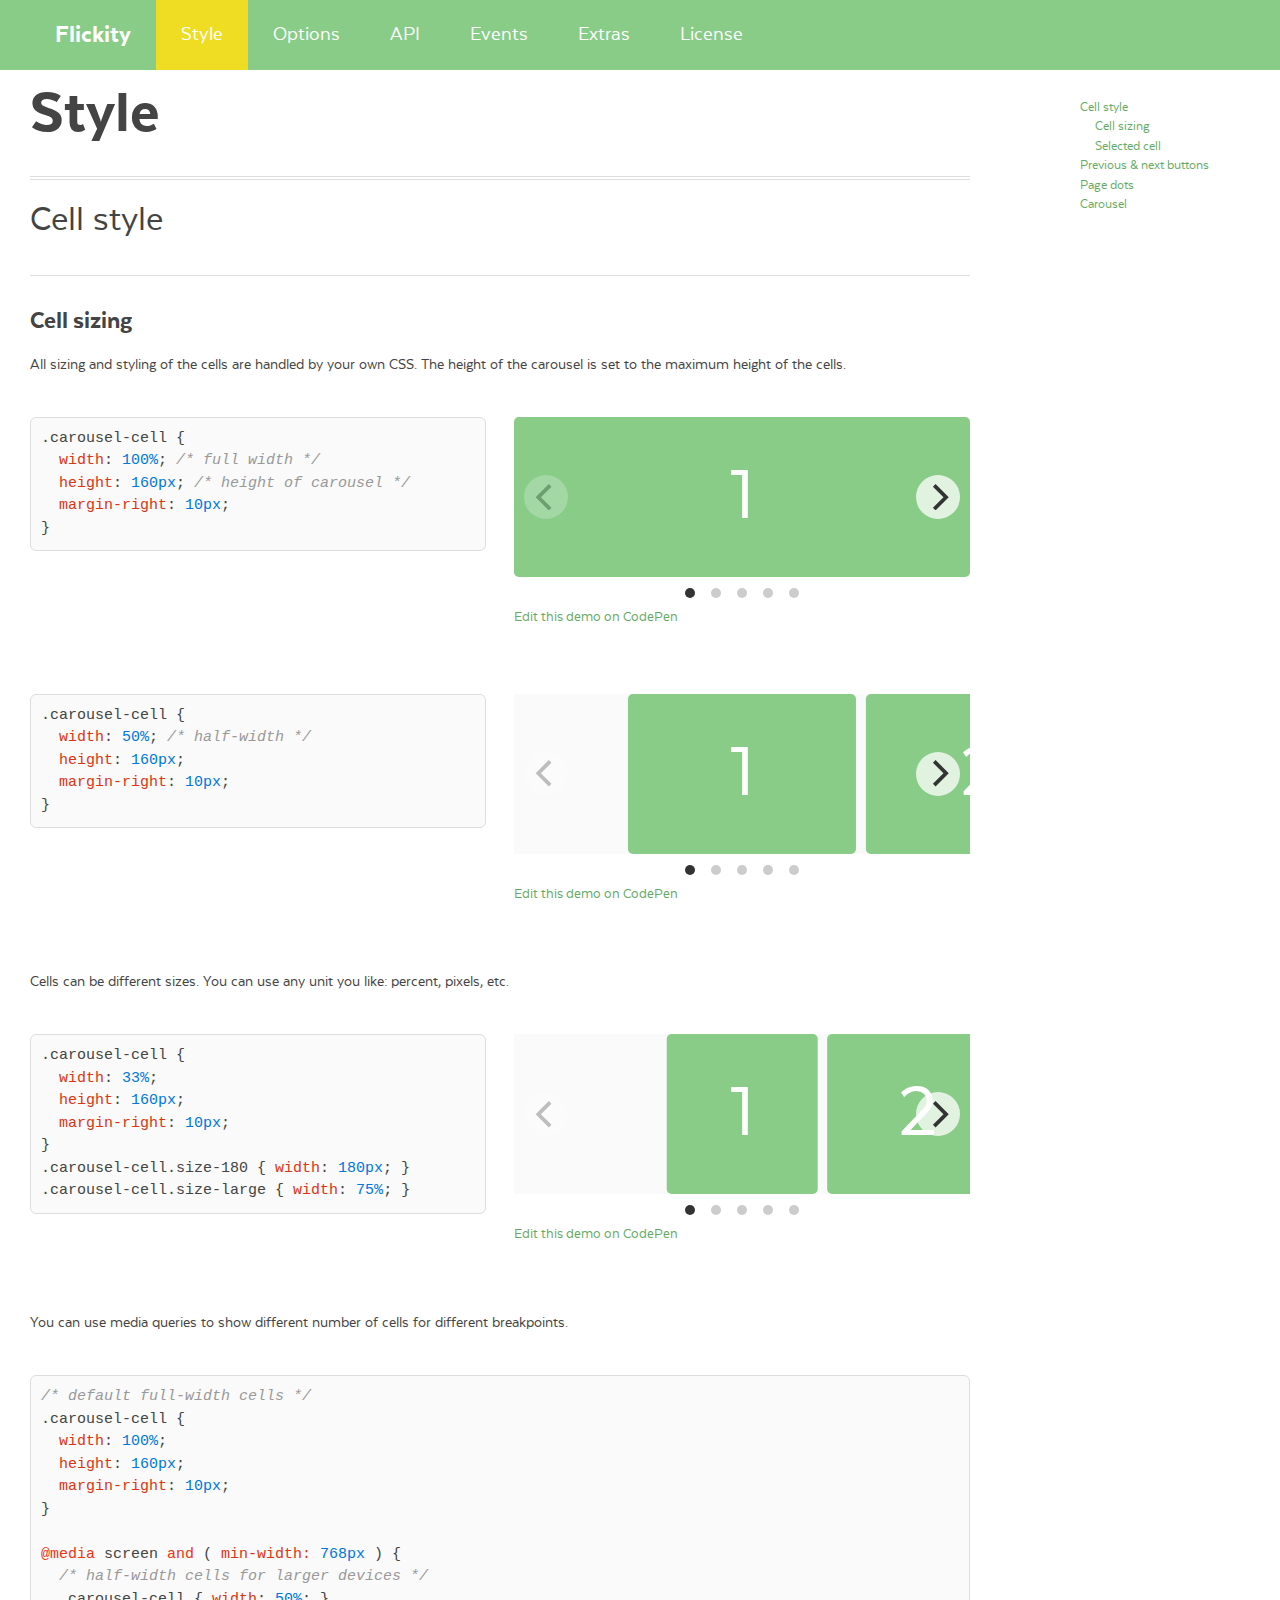
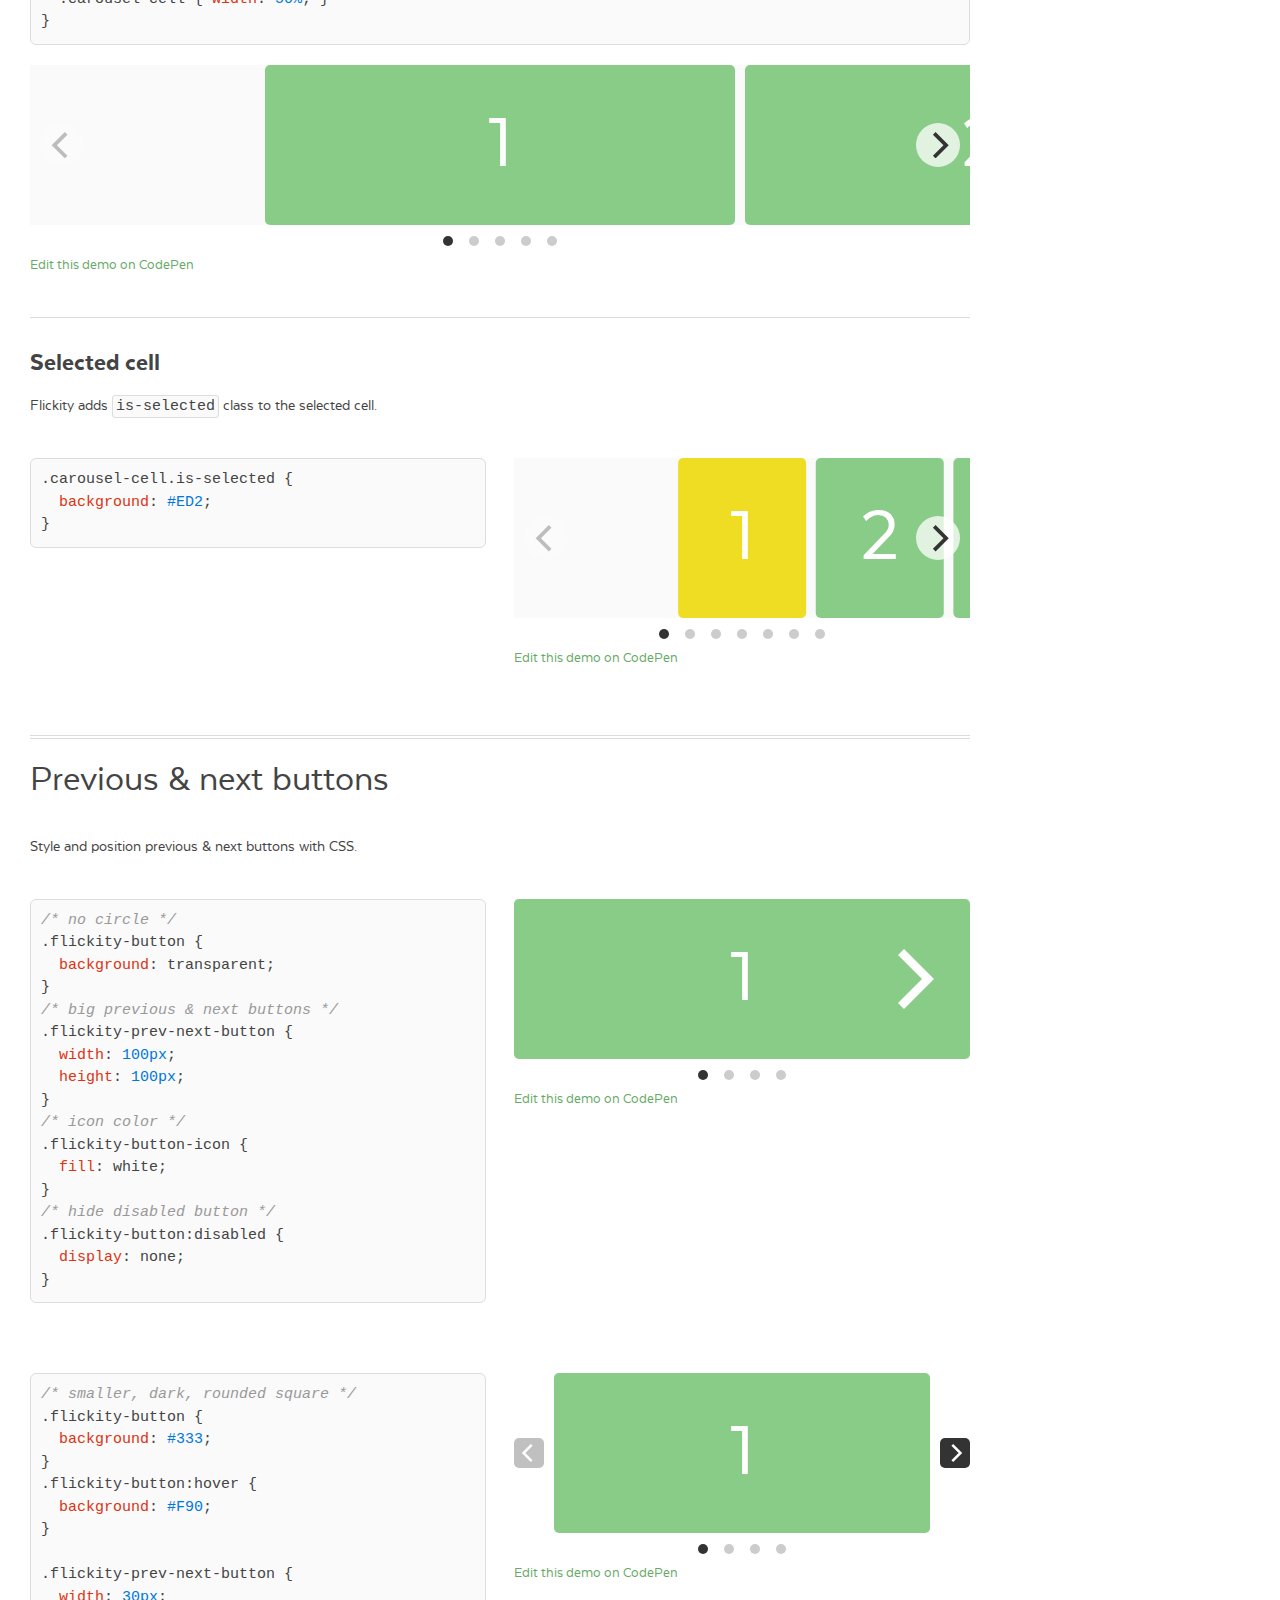
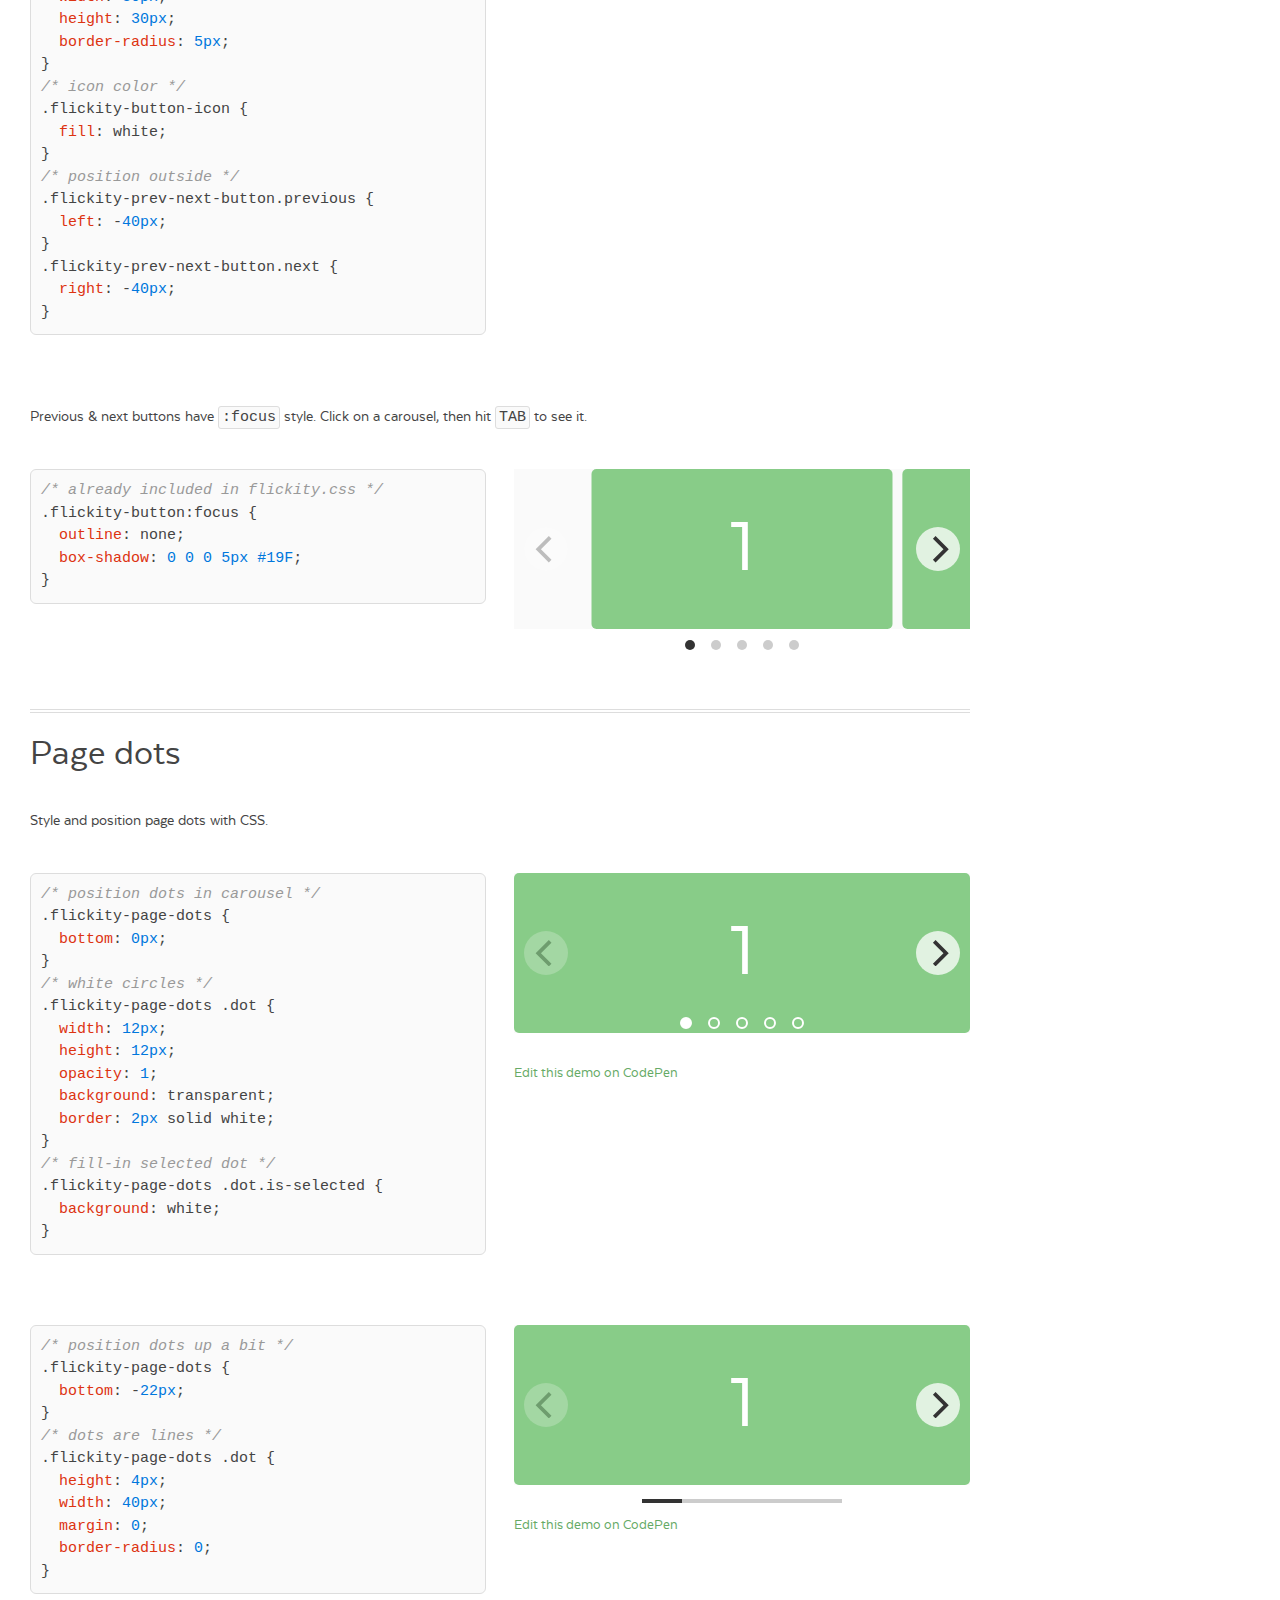
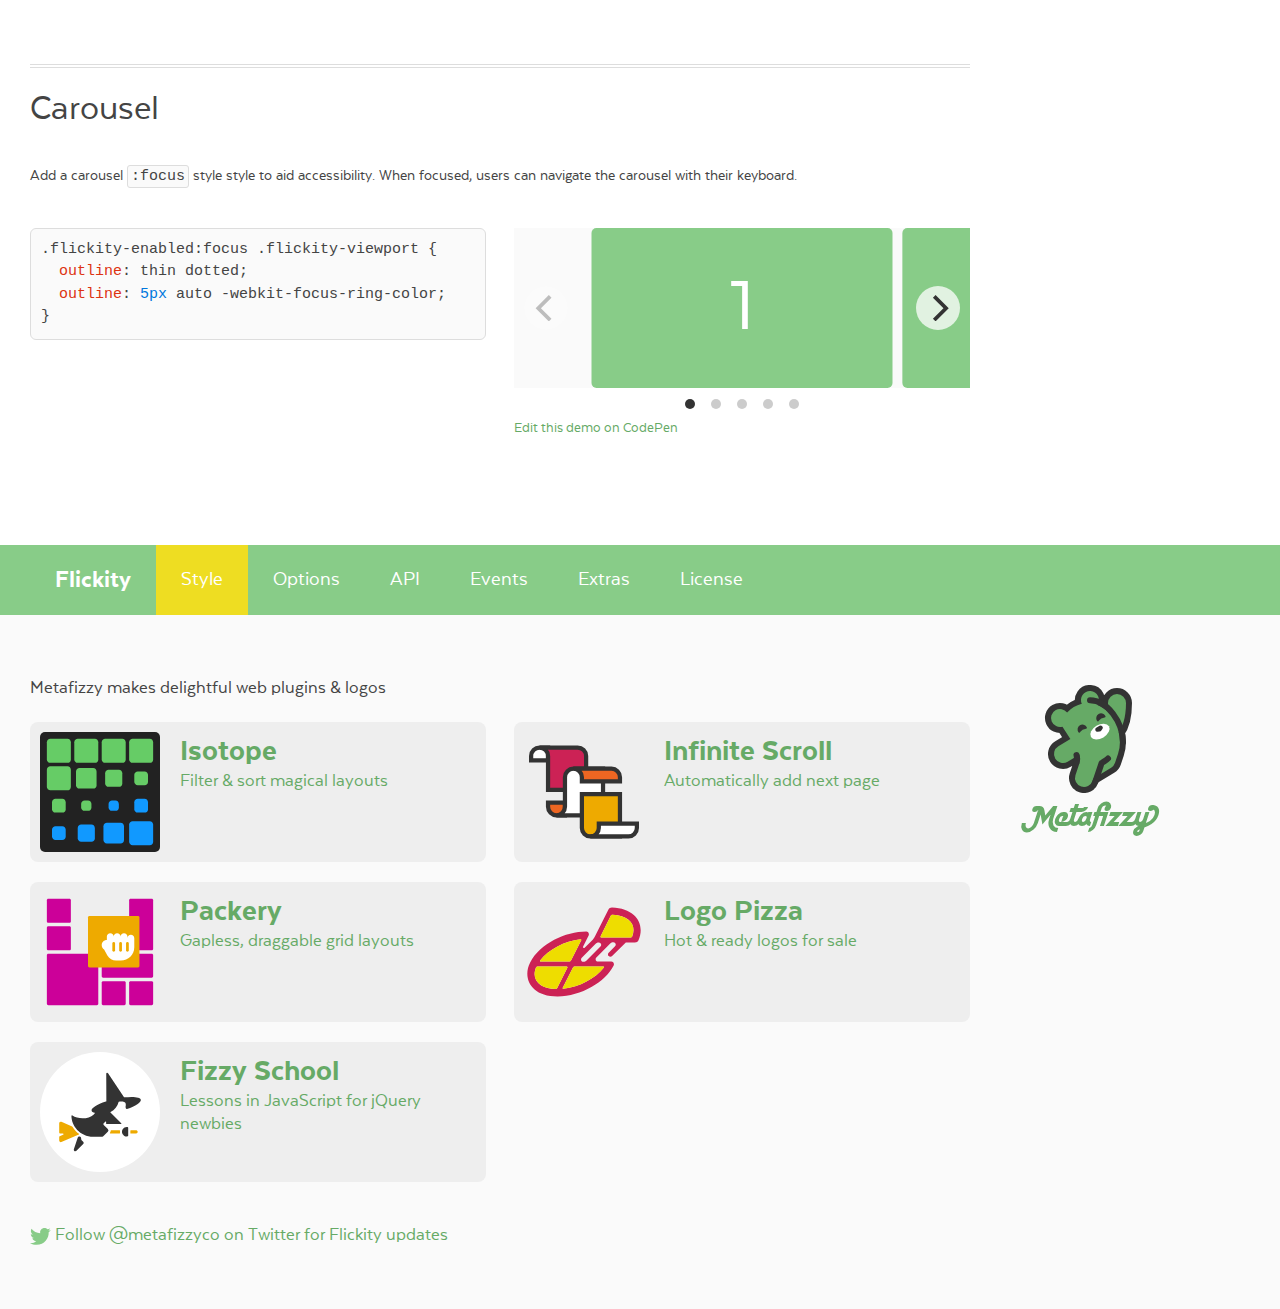
<file: flickity-docs/docs/style.html>
<!DOCTYPE html><html lang="en" class="export"><head>
  <meta charset="utf-8">
  <meta name="description" content="Touch, responsive, flickable carousels">
  <meta name="viewport" content="width=device-width">

  <title>Flickity · Style</title>

    <link rel="stylesheet" href="css/flickity-docs.css?6" media="screen">

  <meta name="twitter:card" content="summary">
  <meta name="twitter:site" content="@metafizzyco">
  <meta name="twitter:url" content="https://flickity.metafizzy.co/style.html">
  <meta name="twitter:title" content="Flickity Style">
  <meta name="twitter:description" content="Touch, responsive, flickable carousels">

</head>
<body class="page--style">


<nav class="site-nav">
  <div class="container">
    <ul class="site-nav__list">
      <li class="site-nav__item site-nav__item--homepage"><a href=".">Flickity</a></li>
      <li class="site-nav__item site-nav__item--style"><a href="style.html">Style</a></li>
      <li class="site-nav__item site-nav__item--options"><a href="options.html">Options</a></li>
      <li class="site-nav__item site-nav__item--api"><a href="api.html">API</a></li>
      <li class="site-nav__item site-nav__item--events"><a href="events.html">Events</a></li>
      <li class="site-nav__item site-nav__item--extras"><a href="extras.html">Extras</a></li>
      <li class="site-nav__item site-nav__item--license"><a href="license.html">License</a></li>
    </ul>
  </div>
</nav>


<div class="main">
  <div class="container">
      <h1 class="page-title">Style</h1>


    <ul class="page-nav" data-js="page-nav">
<li class="page-nav__item page-nav__item--h2"><a href="#cell-style">Cell style</a></li>
<li class="page-nav__item page-nav__item--h3"><a href="#cell-sizing">Cell sizing</a></li>
<li class="page-nav__item page-nav__item--h3"><a href="#selected-cell">Selected cell</a></li>
<li class="page-nav__item page-nav__item--h2"><a href="#previous-next-buttons">Previous &amp; next buttons</a></li>
<li class="page-nav__item page-nav__item--h2"><a href="#page-dots">Page dots</a></li>
<li class="page-nav__item page-nav__item--h2"><a href="#carousel">Carousel</a></li>
</ul>


<h2 id="cell-style">Cell style</h2>

<h3 id="cell-sizing">Cell sizing</h3>

<p>All sizing and styling of the cells are handled by your own CSS. The height of the carousel is set to the maximum height of the cells.</p>

<div class="example duo">
  <div class="example__code duo__cell">
<pre><code class="css"><span class="selector-class">.carousel-cell</span> {
  <span class="attribute">width</span>: <span class="number">100%</span>; <span class="comment">/* full width */</span>
  <span class="attribute">height</span>: <span class="number">160px</span>; <span class="comment">/* height of carousel */</span>
  <span class="attribute">margin-right</span>: <span class="number">10px</span>;
}
</code></pre>
  </div>
  <div class="example__demo duo__cell">
    <div class="carousel carousel--full-width" data-flickity="">
      <div class="carousel-cell"></div>
      <div class="carousel-cell"></div>
      <div class="carousel-cell"></div>
      <div class="carousel-cell"></div>
      <div class="carousel-cell"></div>
    </div>
    <p class="edit-demo">
        <a href="https://codepen.io/desandro/pen/dPdyJK">Edit this demo on CodePen</a>
    </p>
  </div>
</div>

<div class="example duo">
  <div class="example__code duo__cell">
<pre><code class="css"><span class="selector-class">.carousel-cell</span> {
  <span class="attribute">width</span>: <span class="number">50%</span>; <span class="comment">/* half-width */</span>
  <span class="attribute">height</span>: <span class="number">160px</span>;
  <span class="attribute">margin-right</span>: <span class="number">10px</span>;
}
</code></pre>
  </div>
  <div class="example__demo duo__cell">
    <div class="carousel carousel--half-width" data-flickity="">
      <div class="carousel-cell"></div>
      <div class="carousel-cell"></div>
      <div class="carousel-cell"></div>
      <div class="carousel-cell"></div>
      <div class="carousel-cell"></div>
    </div>
    <p class="edit-demo">
        <a href="https://codepen.io/desandro/pen/gbvOvy">Edit this demo on CodePen</a>
    </p>
  </div>
</div>

<p>Cells can be different sizes. You can use any unit you like: percent, pixels, etc.</p>

<div class="example duo">
  <div class="example__code duo__cell">
<pre><code class="css"><span class="selector-class">.carousel-cell</span> {
  <span class="attribute">width</span>: <span class="number">33%</span>;
  <span class="attribute">height</span>: <span class="number">160px</span>;
  <span class="attribute">margin-right</span>: <span class="number">10px</span>;
}
<span class="selector-class">.carousel-cell</span><span class="selector-class">.size-180</span> { <span class="attribute">width</span>: <span class="number">180px</span>; }
<span class="selector-class">.carousel-cell</span><span class="selector-class">.size-large</span> { <span class="attribute">width</span>: <span class="number">75%</span>; }
</code></pre>
  </div>
  <div class="example__demo duo__cell">
    <div class="carousel carousel--various-widths" data-flickity="">
      <div class="carousel-cell"></div>
      <div class="carousel-cell size-180"></div>
      <div class="carousel-cell size-large"></div>
      <div class="carousel-cell"></div>
      <div class="carousel-cell size-large"></div>
    </div>
    <p class="edit-demo">
        <a href="https://codepen.io/desandro/pen/raJNdm">Edit this demo on CodePen</a>
    </p>
  </div>
</div>

<p>You can use media queries to show different number of cells for different breakpoints.</p>

<div class="example">
  <div class="example__code">
<pre><code class="css"><span class="comment">/* default full-width cells */</span>
<span class="selector-class">.carousel-cell</span> {
  <span class="attribute">width</span>: <span class="number">100%</span>;
  <span class="attribute">height</span>: <span class="number">160px</span>;
  <span class="attribute">margin-right</span>: <span class="number">10px</span>;
}

<span class="keyword">@media</span> screen <span class="keyword">and</span> ( <span class="attribute">min-width:</span> <span class="number">768px</span> ) {
  <span class="comment">/* half-width cells for larger devices */</span>
  <span class="selector-class">.carousel-cell</span> { <span class="attribute">width</span>: <span class="number">50%</span>; }
}
</code></pre>
  </div>
  <div class="example__demo">
    <div class="carousel carousel--media-queried" data-flickity="">
      <div class="carousel-cell"></div>
      <div class="carousel-cell"></div>
      <div class="carousel-cell"></div>
      <div class="carousel-cell"></div>
      <div class="carousel-cell"></div>
    </div>
    <p class="edit-demo">
        <a href="https://codepen.io/desandro/pen/azqbGV">Edit this demo on CodePen</a>
    </p>
  </div>
</div>

<h3 id="selected-cell">Selected cell</h3>

<p>Flickity adds <code>is-selected</code> class to the selected cell.</p>

<div class="example duo">
  <div class="example__code duo__cell">
<pre><code class="css"><span class="selector-class">.carousel-cell</span><span class="selector-class">.is-selected</span> {
  <span class="attribute">background</span>: <span class="number">#ED2</span>;
}
</code></pre>
  </div>
  <div class="example__demo duo__cell">
    <div class="carousel carousel--selected-cell carousel--show-several" data-flickity="">
      <div class="carousel-cell"></div>
      <div class="carousel-cell"></div>
      <div class="carousel-cell"></div>
      <div class="carousel-cell"></div>
      <div class="carousel-cell"></div>
      <div class="carousel-cell"></div>
      <div class="carousel-cell"></div>
    </div>
    <p class="edit-demo">
        <a href="https://codepen.io/desandro/pen/YPezvR">Edit this demo on CodePen</a>
    </p>
  </div>
</div>


<h2 id="previous-next-buttons">Previous &amp; next buttons</h2>

<p>Style and position previous &amp; next buttons with CSS.</p>

<div class="example duo">
  <div class="example__code duo__cell">
<pre><code class="css"><span class="comment">/* no circle */</span>
<span class="selector-class">.flickity-button</span> {
  <span class="attribute">background</span>: transparent;
}
<span class="comment">/* big previous &amp; next buttons */</span>
<span class="selector-class">.flickity-prev-next-button</span> {
  <span class="attribute">width</span>: <span class="number">100px</span>;
  <span class="attribute">height</span>: <span class="number">100px</span>;
}
<span class="comment">/* icon color */</span>
<span class="selector-class">.flickity-button-icon</span> {
  <span class="attribute">fill</span>: white;
}
<span class="comment">/* hide disabled button */</span>
<span class="selector-class">.flickity-button</span><span class="selector-pseudo">:disabled</span> {
  <span class="attribute">display</span>: none;
}
</code></pre>
  </div>
  <div class="example__demo duo__cell">
    <div class="carousel carousel--full-width carousel--prev-next-big-arrow" data-flickity="">
      <div class="carousel-cell"></div>
      <div class="carousel-cell"></div>
      <div class="carousel-cell"></div>
      <div class="carousel-cell"></div>
    </div>
    <p class="edit-demo">
        <a href="https://codepen.io/desandro/pen/EaQxpb">Edit this demo on CodePen</a>
    </p>
  </div>
</div>

<div class="example duo">
  <div class="example__code duo__cell">
<pre><code class="css"><span class="comment">/* smaller, dark, rounded square */</span>
<span class="selector-class">.flickity-button</span> {
  <span class="attribute">background</span>: <span class="number">#333</span>;
}
<span class="selector-class">.flickity-button</span><span class="selector-pseudo">:hover</span> {
  <span class="attribute">background</span>: <span class="number">#F90</span>;
}

<span class="selector-class">.flickity-prev-next-button</span> {
  <span class="attribute">width</span>: <span class="number">30px</span>;
  <span class="attribute">height</span>: <span class="number">30px</span>;
  <span class="attribute">border-radius</span>: <span class="number">5px</span>;
}
<span class="comment">/* icon color */</span>
<span class="selector-class">.flickity-button-icon</span> {
  <span class="attribute">fill</span>: white;
}
<span class="comment">/* position outside */</span>
<span class="selector-class">.flickity-prev-next-button</span><span class="selector-class">.previous</span> {
  <span class="attribute">left</span>: -<span class="number">40px</span>;
}
<span class="selector-class">.flickity-prev-next-button</span><span class="selector-class">.next</span> {
  <span class="attribute">right</span>: -<span class="number">40px</span>;
}
</code></pre>
  </div>
  <div class="example__demo duo__cell">
    <div class="carousel carousel--full-width carousel--prev-next-small-outside" data-flickity="">
      <div class="carousel-cell"></div>
      <div class="carousel-cell"></div>
      <div class="carousel-cell"></div>
      <div class="carousel-cell"></div>
    </div>
    <p class="edit-demo">
        <a href="https://codepen.io/desandro/pen/zxRYMP">Edit this demo on CodePen</a>
    </p>
  </div>
</div>

<p>Previous &amp; next buttons have <code>:focus</code> style. Click on a carousel, then hit <kbd>TAB</kbd> to see it.</p>

<div class="example duo">
  <div class="example__code duo__cell">
<pre><code class="css"><span class="comment">/* already included in flickity.css */</span>
<span class="selector-class">.flickity-button</span><span class="selector-pseudo">:focus</span> {
  <span class="attribute">outline</span>: none;
  <span class="attribute">box-shadow</span>: <span class="number">0</span> <span class="number">0</span> <span class="number">0</span> <span class="number">5px</span> <span class="number">#19F</span>;
}
</code></pre>
  </div>
  <div class="example__demo duo__cell">
    <div class="carousel" data-flickity="">
      <div class="carousel-cell"></div>
      <div class="carousel-cell"></div>
      <div class="carousel-cell"></div>
      <div class="carousel-cell"></div>
      <div class="carousel-cell"></div>
    </div>
  </div>
</div>


<h2 id="page-dots">Page dots</h2>

<p>Style and position page dots with CSS.</p>

<div class="example duo">
  <div class="example__code duo__cell">
<pre><code class="css"><span class="comment">/* position dots in carousel */</span>
<span class="selector-class">.flickity-page-dots</span> {
  <span class="attribute">bottom</span>: <span class="number">0px</span>;
}
<span class="comment">/* white circles */</span>
<span class="selector-class">.flickity-page-dots</span> <span class="selector-class">.dot</span> {
  <span class="attribute">width</span>: <span class="number">12px</span>;
  <span class="attribute">height</span>: <span class="number">12px</span>;
  <span class="attribute">opacity</span>: <span class="number">1</span>;
  <span class="attribute">background</span>: transparent;
  <span class="attribute">border</span>: <span class="number">2px</span> solid white;
}
<span class="comment">/* fill-in selected dot */</span>
<span class="selector-class">.flickity-page-dots</span> <span class="selector-class">.dot</span><span class="selector-class">.is-selected</span> {
  <span class="attribute">background</span>: white;
}
</code></pre>
  </div>
  <div class="example__demo duo__cell">
    <div class="carousel carousel--full-width carousel--o-dots" data-flickity="">
      <div class="carousel-cell"></div>
      <div class="carousel-cell"></div>
      <div class="carousel-cell"></div>
      <div class="carousel-cell"></div>
      <div class="carousel-cell"></div>
    </div>
    <p class="edit-demo">
        <a href="https://codepen.io/desandro/pen/EaQaYL">Edit this demo on CodePen</a>
    </p>
  </div>
</div>

<div class="example duo">
  <div class="example__code duo__cell">
<pre><code class="css"><span class="comment">/* position dots up a bit */</span>
<span class="selector-class">.flickity-page-dots</span> {
  <span class="attribute">bottom</span>: -<span class="number">22px</span>;
}
<span class="comment">/* dots are lines */</span>
<span class="selector-class">.flickity-page-dots</span> <span class="selector-class">.dot</span> {
  <span class="attribute">height</span>: <span class="number">4px</span>;
  <span class="attribute">width</span>: <span class="number">40px</span>;
  <span class="attribute">margin</span>: <span class="number">0</span>;
  <span class="attribute">border-radius</span>: <span class="number">0</span>;
}
</code></pre>
  </div>
  <div class="example__demo duo__cell">
    <div class="carousel carousel--full-width carousel--line-dots" data-flickity="">
      <div class="carousel-cell"></div>
      <div class="carousel-cell"></div>
      <div class="carousel-cell"></div>
      <div class="carousel-cell"></div>
      <div class="carousel-cell"></div>
    </div>
    <p class="edit-demo">
        <a href="https://codepen.io/desandro/pen/ByYyao">Edit this demo on CodePen</a>
    </p>
  </div>
</div>


<h2 id="carousel">Carousel</h2>

<p>Add a carousel <code>:focus</code> style style to aid accessibility. When focused, users can navigate the carousel with their keyboard.</p>

<div class="example duo">
  <div class="example__code duo__cell">
<pre><code class="css"><span class="selector-class">.flickity-enabled</span><span class="selector-pseudo">:focus</span> <span class="selector-class">.flickity-viewport</span> {
  <span class="attribute">outline</span>: thin dotted;
  <span class="attribute">outline</span>: <span class="number">5px</span> auto -webkit-focus-ring-color;
}
</code></pre>
  </div>
  <div class="example__demo duo__cell">
    <div class="carousel carousel--carousel-focus" data-flickity="">
      <div class="carousel-cell"></div>
      <div class="carousel-cell"></div>
      <div class="carousel-cell"></div>
      <div class="carousel-cell"></div>
      <div class="carousel-cell"></div>
    </div>
    <p class="edit-demo">
        <a href="https://codepen.io/desandro/pen/RNQOGm">Edit this demo on CodePen</a>
    </p>
  </div>
</div>


  </div>
</div>

<nav class="site-nav">
  <div class="container">
    <ul class="site-nav__list">
      <li class="site-nav__item site-nav__item--homepage"><a href=".">Flickity</a></li>
      <li class="site-nav__item site-nav__item--style"><a href="style.html">Style</a></li>
      <li class="site-nav__item site-nav__item--options"><a href="options.html">Options</a></li>
      <li class="site-nav__item site-nav__item--api"><a href="api.html">API</a></li>
      <li class="site-nav__item site-nav__item--events"><a href="events.html">Events</a></li>
      <li class="site-nav__item site-nav__item--extras"><a href="extras.html">Extras</a></li>
      <li class="site-nav__item site-nav__item--license"><a href="license.html">License</a></li>
    </ul>
  </div>
</nav>

<footer class="site-footer">

  <div class="container">

    <p class="site-footer__copy">Metafizzy makes delightful web plugins &amp; logos</p>

    <div class="showcase">
    
      <ul class="showcase-item-list">
          <li class="showcase-item">
            <a class="showcase-item__link" href="https://isotope.metafizzy.co">
              <div class="showcase-item__image">
                  <svg class="isotope-illo" xmlns="http://www.w3.org/2000/svg" viewBox="0 0 350 350" width="100" height="100">
                    <path class="isotope-illo__color1" fill="#6C6" d="M80 170H30c-6 0-10-5-10-10v-50c0-6 5-10 10-10h50c6 0 10 5 10 10v50C90 166 86 170 80 170z"></path>
                    <path class="isotope-illo__color1" fill="#6C6" d="M80 90H30c-6 0-10-5-10-10V30c0-6 5-10 10-10h50c6 0 10 5 10 10v50C90 86 86 90 80 90z"></path>
                    <path class="isotope-illo__color1" fill="#6C6" d="M160 90h-50c-6 0-10-5-10-10V30c0-6 5-10 10-10h50c6 0 10 5 10 10v50C170 86 166 90 160 90z"></path>
                    <path class="isotope-illo__color1" fill="#6C6" d="M240 90h-50c-6 0-10-5-10-10V30c0-6 5-10 10-10h50c6 0 10 5 10 10v50C250 86 246 90 240 90z"></path>
                    <path class="isotope-illo__color1" fill="#6C6" d="M320 90h-50c-6 0-10-5-10-10V30c0-6 5-10 10-10h50c6 0 10 5 10 10v50C330 86 326 90 320 90z"></path>
                    <path class="isotope-illo__color1" fill="#6C6" d="M155 165h-40c-6 0-10-5-10-10v-40c0-6 5-10 10-10h40c6 0 10 5 10 10v40 C165 161 161 165 155 165z"></path>
                    <path class="isotope-illo__color1" fill="#6C6" d="M230 160h-30c-6 0-10-5-10-10v-30c0-6 5-10 10-10h30c6 0 10 5 10 10v30 C240 156 236 160 230 160z"></path>
                    <path class="isotope-illo__color1" fill="#6C6" d="M305 155h-20c-6 0-10-5-10-10v-20c0-6 5-10 10-10h20c6 0 10 5 10 10v20 C315 151 311 155 305 155z"></path>
                    <path class="isotope-illo__color1" fill="#6C6" d="M65 235H45c-6 0-10-5-10-10v-20c0-6 5-10 10-10h20c6 0 10 5 10 10v20C75 231 71 235 65 235z"></path>
                    <path class="isotope-illo__color1" fill="#6C6" d="M140 230h-10c-6 0-10-5-10-10v-10c0-6 5-10 10-10h10c6 0 10 5 10 10v10 C150 226 146 230 140 230z"></path>
                    <path class="isotope-illo__color2" fill="#19F" d="M305 235h-20c-6 0-10-5-10-10v-20c0-6 5-10 10-10h20c6 0 10 5 10 10v20 C315 231 311 235 305 235z"></path>
                    <path class="isotope-illo__color2" fill="#19F" d="M65 315H45c-6 0-10-5-10-10v-20c0-6 5-10 10-10h20c6 0 10 5 10 10v20C75 311 71 315 65 315z"></path>
                    <path class="isotope-illo__color2" fill="#19F" d="M150 320h-30c-6 0-10-5-10-10v-30c0-6 5-10 10-10h30c6 0 10 5 10 10v30 C160 316 156 320 150 320z"></path>
                    <path class="isotope-illo__color2" fill="#19F" d="M220 230h-10c-6 0-10-5-10-10v-10c0-6 5-10 10-10h10c6 0 10 5 10 10v10 C230 226 226 230 220 230z"></path>
                    <path class="isotope-illo__color2" fill="#19F" d="M235 325h-40c-6 0-10-5-10-10v-40c0-6 5-10 10-10h40c6 0 10 5 10 10v40 C245 321 241 325 235 325z"></path>
                    <path class="isotope-illo__color2" fill="#19F" d="M320 330h-50c-6 0-10-5-10-10v-50c0-6 5-10 10-10h50c6 0 10 5 10 10v50 C330 326 326 330 320 330z"></path>
                  </svg>
              </div>
              <div class="showcase-item__text">
                <h3 class="showcase-item__title">Isotope</h3>
                <p class="showcase-item__description">Filter &amp; sort magical layouts</p>
              </div>
            </a>
          </li>
    
          <li class="showcase-item">
            <a class="showcase-item__link" href="https://infinite-scroll.com">
              <div class="showcase-item__image">
                  <svg class="infinite-scroll-illo" xmlns="http://www.w3.org/2000/svg" viewBox="0 0 520 520" width="200" height="200">
                    <path class="infinite-scroll-illo__page infinite-scroll-illo__page--back" d="M90,110H10V90c0-22,18-40,40-40h40V110z"></path>
                    <path class="infinite-scroll-illo__page infinite-scroll-illo__page--front1" d="M270,90L270,90c0-22-18-40-40-40h0H50h0c22,0,40,18,40,40v0v0v160h180V90z"></path>
                    <path class="infinite-scroll-illo__page infinite-scroll-illo__page--front2" d="M170,330v-20H90v20v0c0,22,18,40,40,40h0h40V330z"></path>
                    <path class="infinite-scroll-illo__page infinite-scroll-illo__page--back" d="M350,150H210c-22,0-40,18-40,40v140v0c0,22-18,40-40,40h0h220V150z"></path>
                    <path class="infinite-scroll-illo__page infinite-scroll-illo__page--front3" d="M430,470V270H250v160c0,22,18,40,40,40H430z"></path>
                    <path class="infinite-scroll-illo__page infinite-scroll-illo__page--front2" d="M250,190v20h180v-20c0-22-18-40-40-40H210h0C232,150,250,168,250,190L250,190z"></path>
                    <path class="infinite-scroll-illo__page infinite-scroll-illo__page--back" d="M330,410v20v0c0,22-18,40-40,40h0h180c22,0,40-18,40-40v-20H330z"></path>
                  </svg>
              </div>
              <div class="showcase-item__text">
                <h3 class="showcase-item__title">Infinite Scroll</h3>
                <p class="showcase-item__description">Automatically add next page</p>
              </div>
            </a>
          </li>
    
    
          <li class="showcase-item">
            <a class="showcase-item__link" href="https://packery.metafizzy.co">
              <div class="showcase-item__image">
                  <svg class="packery-illo" xmlns="http://www.w3.org/2000/svg" viewBox="0 0 700 700" width="100" height="100">
                    <path class="packery-illo__item" fill="#C09" d="M172 180H48c-4 0-8-4-8-8V48c0-4 4-8 8-8h124c4 0 8 4 8 8v124C180 176 176 180 172 180z"></path>
                    <path class="packery-illo__item" fill="#C09" d="M172 340H48c-4 0-8-4-8-8V208c0-4 4-8 8-8h124c4 0 8 4 8 8v124C180 336 176 340 172 340z"></path>
                    <path class="packery-illo__item" fill="#C09" d="M492 660H368c-4 0-8-4-8-8V528c0-4 4-8 8-8h124c4 0 8 4 8 8v124C500 656 496 660 492 660z"></path>
                    <path class="packery-illo__item" fill="#C09" d="M652 660H528c-4 0-8-4-8-8V528c0-4 4-8 8-8h124c4 0 8 4 8 8v124C660 656 656 660 652 660z"></path>
                    <path class="packery-illo__item" fill="#C09" d="M652 500H368c-4 0-8-4-8-8V368c0-4 4-8 8-8h284c4 0 8 4 8 8v124C660 496 656 500 652 500z"></path>
                    <path class="packery-illo__item" fill="#C09" d="M332 660H48c-4 0-8-4-8-8V368c0-4 4-8 8-8h284c4 0 8 4 8 8v284C340 656 336 660 332 660z"></path>
                    <path class="packery-illo__item" fill="#C09" d="M652 340H528c-4 0-8-4-8-8V48c0-4 4-8 8-8h124c4 0 8 4 8 8v284C660 336 656 340 652 340z"></path>
                    <path class="packery-illo__draggie" fill="#EA0" d="M572 440H288c-4 0-8-4-8-8V148c0-4 4-8 8-8h284c4 0 8 4 8 8v284C580 436 576 440 572 440z"></path>
                    <g>
                      <path class="packery-illo__hand" fill="white" d="M530 250c-11 0-20 9-20 20v-10c0-11-9-20-20-20s-20 9-20 20c0-11-9-20-20-20s-20 9-20 20c0-11-9-20-20-20
                        s-20 9-20 20v20c-17 0-30 13-30 30c0 11 6 20 14 25l19 35c10 18 30 30 51 30h28
                        c43 0 78-35 78-78V270C550 259 541 250 530 250z"></path>
                      <line class="packery-illo__hand-line" stroke="#EA0" fill="none" stroke-width="16" stroke-linecap="round" x1="430" y1="300" x2="430" y2="340"></line>
                      <line class="packery-illo__hand-line" stroke="#EA0" fill="none" stroke-width="16" stroke-linecap="round" x1="470" y1="300" x2="470" y2="340"></line>
                      <line class="packery-illo__hand-line" stroke="#EA0" fill="none" stroke-width="16" stroke-linecap="round" x1="510" y1="300" x2="510" y2="340"></line>
                    </g>
                  </svg>
              </div>
              <div class="showcase-item__text">
                <h3 class="showcase-item__title">Packery</h3>
                <p class="showcase-item__description">Gapless, draggable grid layouts</p>
              </div>
            </a>
          </li>
    
          <li class="showcase-item">
            <a class="showcase-item__link" href="http://logo.pizza">
              <div class="showcase-item__image">
                  <svg class="logo-pizza-illo" xmlns="http://www.w3.org/2000/svg" viewBox="0 0 700 700" width="100" height="100">
                    <path class="logo-pizza-illo__outline" fill="#C25" d="M513 91c-9-0-17 5-21 12l-80 160c-3 5-6 10-11 15l-47 47
                      c-5 5-12-1-9-7l32-64c5-11-2-23-14-23h-0c-121 0-268 70-327 180
                      C-9 497 35 609 196 609c138 0 279-85 327-180v0c5-11-2-23-14-23h-77c-13 0-19-15-10-24
                      l81-81c5-5 11-8 18-8l0 0c13 0 19 15 10 24L494 354c-6 6-6 14 0 20c3 3 6 4 10 4
                      c4 0 7-1 10-4l80-80h53c9 0 17-5 21-13C707 190 656 97 513 91z M334 281l-59 117
                      c-2 5-7 8-13 8H97c-4 0-6-4-3-7c49-64 143-114 236-124C333 275 335 278 334 281z
                       M70 441c2-4 6-7 10-7h168c4 0 7 4 5 8l-59 118c-2 4-6 6-11 6
                      C106 565 38 521 70 441z M466 441c-49 64-143 114-236 124c-3 0-6-3-4-6l59-117
                      c2-5 7-8 13-8h166C466 434 468 438 466 441z M446 318l-81 81c-5 5-11 8-18 8l0 0
                      c-13 0-19-15-10-24l81-81c5-5 11-8 18-8l0 0C449 294 455 309 446 318z M447 258L506 139
                      c2-4 6-7 11-6c101 7 140 60 114 126c-2 4-6 7-10 7H452C448 266 445 262 447 258z"></path>
                    <path class="logo-pizza-illo__slice" fill="#ED0" d="M334 281l-59 117c-2 5-7 8-13 8H97c-4 0-6-4-3-7
                      c49-64 143-114 236-124C333 275 335 278 334 281z"></path>
                    <path class="logo-pizza-illo__slice" fill="#ED0" d="M70 441c2-4 6-7 10-7h168c4 0 7 4 5 8l-59 118c-2 4-6 6-11 6
                      C106 565 38 521 70 441z"></path>
                    <path class="logo-pizza-illo__slice" fill="#ED0" d="M466 441c-49 64-143 114-236 124c-3 0-6-3-4-6l59-117
                      c2-5 7-8 13-8h166C466 434 468 438 466 441z"></path>
                    <path class="logo-pizza-illo__slice" fill="#ED0" d="M447 258L506 139c2-4 6-7 11-6c101 7 140 60 114 126c-2 4-6 7-10 7H452
                      C448 266 445 262 447 258z"></path>
                  </svg>
              </div>
              <div class="showcase-item__text">
                <h3 class="showcase-item__title">Logo Pizza</h3>
                <p class="showcase-item__description">Hot &amp; ready logos for sale</p>
              </div>
            </a>
          </li>
    
          <li class="showcase-item">
            <a class="showcase-item__link" href="http://fizzy.school">
              <div class="showcase-item__image">
                  <svg class="witchie-logo" xmlns="http://www.w3.org/2000/svg" viewBox="0 0 1000 1000" width="200" height="200">
                    <circle class="witchie-logo__moon" fill="white" cx="500" cy="500" r="500"></circle>
                    <path class="witchie-logo__broom" fill="#EA0" d="M582 675a35 35 0 0 0 8-20 3 3 0 0 1 3-2h71a3 3 0 0 1 3 3 59 59 0 0 0 0 20 3 3 0 0 1-3 3h-79A3 3 0 0 1 582 675Zm219 4a13 13 0 0 0 13-14c-1-7-7-12-14-12h-44a3 3 0 0 0-3 3v21a3 3 0 0 0 3 3ZM299 660a203 203 0 0 1-27-36 8 8 0 0 0-4-3L178 582a13 13 0 0 0-18 12v77a8 8 0 0 0 8 8h22a5 5 0 0 1 2 10L164 703a8 8 0 0 0-4 7v28a13 13 0 0 0 18 12l146-63a3 3 0 0 0 1-5A197 197 0 0 1 299 660Z"></path>
                    <path class="witchie-logo__dress" fill="#333" d="M326 705h4a13 13 0 0 1 13 13v8a13 13 0 0 0 4 9l13 13a13 13 0 0 1 0 19l-56 56c-10 10-26-0-22-13L314 714A13 13 0 0 1 326 705Zm397-79c-27 0-47 26-37 54 3 7 11 16 17 19a42 42 0 0 0 19 5 38 38 0 0 0 7-1 8 8 0 0 0 6-8v-62a8 8 0 0 0-6-8 38 38 0 0 0-7-1M840 397c-3-15-33-23-77-23a521 521 0 0 0-59 4 5 5 0 0 1-5-2L567 177a8 8 0 0 0-7-4 8 8 0 0 0-8 8l1 227a5 5 0 0 1-4 5c-74 24-123 55-119 76 2 8 11 14 26 18a3 3 0 0 1 1 4l-11 11c-20 20-56 30-92 30-31 0-63-8-84-23a5 5 0 0 0-3-1 5 5 0 0 0-5 5c0 78 68 173 183 173h75a10 10 0 0 0 7-3l38-38a16 16 0 0 0 0-23l-34-34a10 10 0 0 1 0-14l15-15a3 3 0 0 1 5 2v15a5 5 0 0 0 5 5H674a4 4 0 0 0 3-7l-90-90a3 3 0 0 1 1-4c34-19 59-49 67-84a3 3 0 0 1 2-2c6-1 12-1 17-1 22 0 37 5 39 14 1 6 3 11 2 17-5 17 1 31 8 31a6 6 0 0 0 2-0C797 448 845 419 840 397Z"></path>
                  </svg>
              </div>
              <div class="showcase-item__text">
                <h3 class="showcase-item__title">Fizzy School</h3>
                <p class="showcase-item__description">Lessons in JavaScript for jQuery newbies</p>
              </div>
            </a>
          </li>
    
      </ul> 
    
    </div>

    <p class="site-footer__copy">
      <a href="https://twitter.com/metafizzyco">
        <svg class="twitter-logo" xmlns="http://www.w3.org/2000/svg" viewBox="0 0 512 512" width="30" height="30">
          <path d="M512 97c-19 8-39 14-60 16 22-13 38-34 46-58-20 12-43 21-67 25-19-19-46-32-77-32-58 0-117 52-102 129-87-4-165-46-216-110-24 40-19 107 32 140-17 0-33-5-48-13v1c0 51 36 93 84 103-15 4-34 5-47 2 13 42 52 72 98 73-47 36-96 49-155 44 46 30 102 47 161 47 197 0 306-168 299-312 20-15 38-34 52-55z"></path>
        </svg>
        Follow @metafizzyco on Twitter for Flickity updates
      </a>
    </p>

    <div class="mfzy-brand">
      <a class="mfzy-brand__link" href="https://metafizzy.co">
        <svg class="mfzy-logo" xmlns="http://www.w3.org/2000/svg" xmlns:xlink="http://www.w3.org/1999/xlink" viewBox="0 0 144 144" width="36" height="36">
          <title>Metafizzy logo</title>
          <defs>
            <path id="mfzy-logo__body" d="M 120 24 a 12 12 0 0 0-24 0 a 72 72 0 0 1 -1 11
              a 40 40 0 0 0 -13 -8.5 A 12 12 0 1 0 61.1 25.1 c -8 2 -14 6 -19.6 11.6 
              A 12 12 0 1 0 35.3 55.5 L 45.8 72.1 l -16 9.6 A 12 12 0 0 0 42.2 102.3
              L 58 92.8 a 20 20 0 0 1 -0.2 11.9 l -5.2 15.5 a 12 12 0 0 0 22.8 7.6
              l 1.1 -3.3 l 23.7 -14.2 a 12 12 0 0 0 5.2 -6.5 l 4 -12 A 50 50 0 0 0 111.9 76
              a 52 52 0 0 0 -1.6 -12.8 C 115 57 120 44 120 24Z"></path>
            <path id="mfzy-logo__eye" d="M 0 6.5 a 6.5 6.5 0 0 1 13 0 c 0 3.5 -3 0.5 -6.5 0.5 s -6.5 3 -6.5 -0.5 Z"></path>
            <clipPath id="mfzy-logo__body-clip">
              <use xlink:href="#mfzy-logo__body"></use>
            </clipPath>
          </defs>
          <use class="mfzy-logo__body-outline" xlink:href="#mfzy-logo__body" fill="#333" stroke="#333" stroke-width="16"></use>
          <use class="mfzy-logo__body-fill" xlink:href="#mfzy-logo__body"></use>
          <g class="mfzy-logo__stripes" clip-path="url(#mfzy-logo__body-clip)">
            <rect fill="#E62" x="16" width="120" height="138"></rect>
            <path fill="#C25" d="M96 24L16 72V0h80v24z"></path>
            <path fill="#EA0" d="M116 70L16 130v-26l95-57 5 23z"></path>
            <path fill="#19F" d="M136 138H16v-8l120-72v80z"></path>
          </g>
          <path class="mfzy-logo__cut-ins" stroke="#333" fill="none" stroke-linecap="round" stroke-linejoin="round" stroke-width="8" d="M 72 20.4 c 23 0 44 29 44 56
            M 54 103.4 a 16 16 0 0 0 0 -10
            M 96 98 c -2 2 -8 6 -8.5,6 l -8.4 25.1"></path>
          <g transform="translate(53 57) rotate(-31)">
            <ellipse class="mfzy-logo__snout" cx="25" cy="21" rx="14" ry="9" fill="#FFF"></ellipse>
            <use class="mfzy-logo__feature" xlink:href="#mfzy-logo__eye" fill="#333"></use>
            <use class="mfzy-logo__feature" xlink:href="#mfzy-logo__eye" fill="#333" transform="translate(29 0)"></use>
            <path class="mfzy-logo__feature" d="M 28.6 14 a 3 3 0 0 1 1.3 5.6 l -2.6 1.2 a 3 3 0 0 1 -2.6 0
              l -2.6 -1.2 a 3 3 0 0 1 1.3 -5.6 Z" fill="#333"></path>
          </g>
        </svg>
        <svg class="mfzy-wordmark" xmlns="http://www.w3.org/2000/svg" viewBox="0 0 280 80" fill="none" stroke="#333" width="140" height="40">
          <g transform="skewX(-18)">
            <path stroke-width="8" d="M38 20h6c4 0 7 2 9 6l9 18l12-24h2v22
            a20 22 0 0 0 20 22M48 22v28a12 15 0 0 1-24 0M98 44a6 6 0 0 0 0-12h-2
            a8 10 0 0 0 0 20h14a8 10 0 0 0 8-10M118 12v30a8 10 0 0 0 16 0M150 36
            q-4-4-8-4a8 10 0 1 0 8 10m0-14v14a8 10 0 0 0 8 10M184 20a9 9 0 0 0-18 0
            v34a8 10 0 0 1-8 10M158 32h24v24M190 32h18l-12 20h18M216 32h18l-12 20h18
            a8 10 0 0 0 8-10m0-14v14a8 10 0 0 0 16 0m0-14v38a6 6 0 0 1-12 0
            c0-12 32-8 32-32c0-10-6-16-15-16M108 24h24a6 6 0 0 0 6-6M102 38h-4"></path>
            <g stroke-width="6">
              <circle cx="38" cy="22" r="3"></circle>
              <circle cx="182" cy="20" r="3"></circle>
              <circle cx="269" cy="20" r="3"></circle>
            </g>
          </g>
        </svg>
      </a>
    </div>

  </div>

</footer>

  <script src="js/flickity-docs.min.js?2"></script>




</body></html>
</file>
